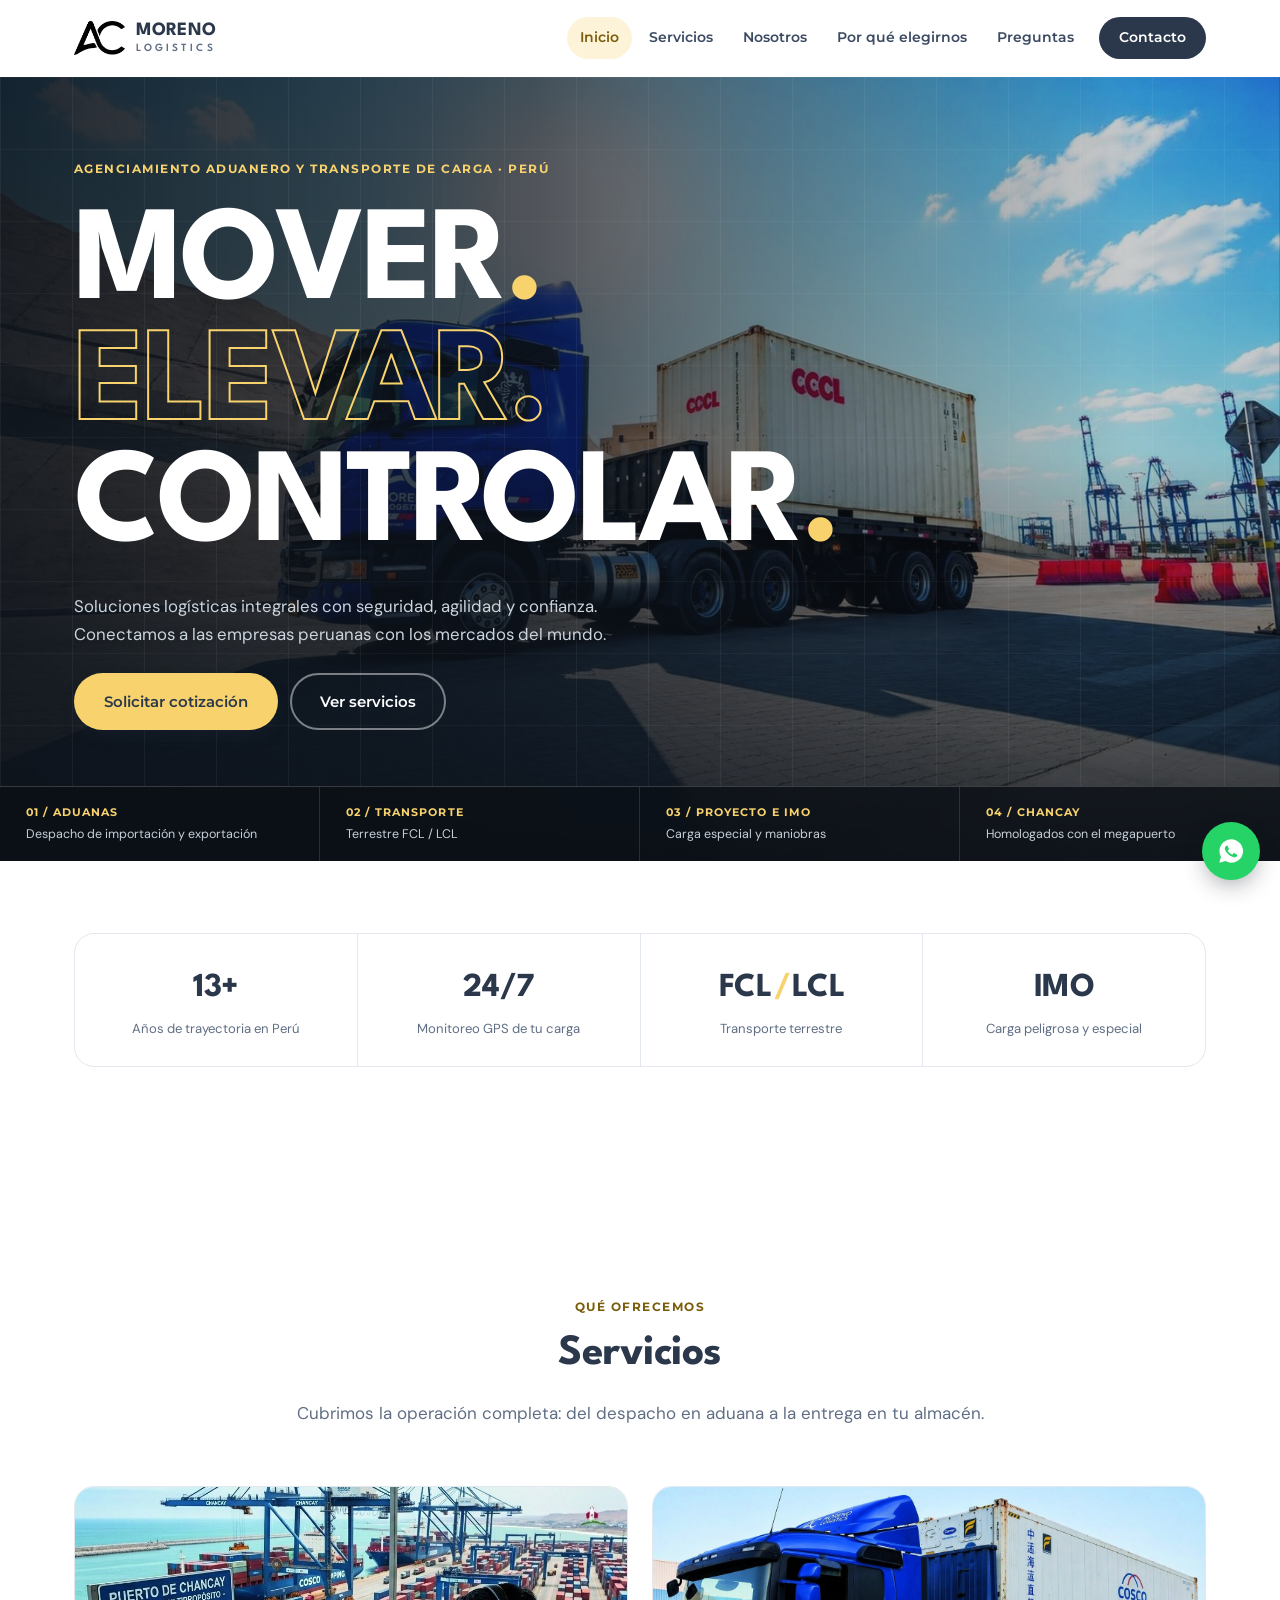
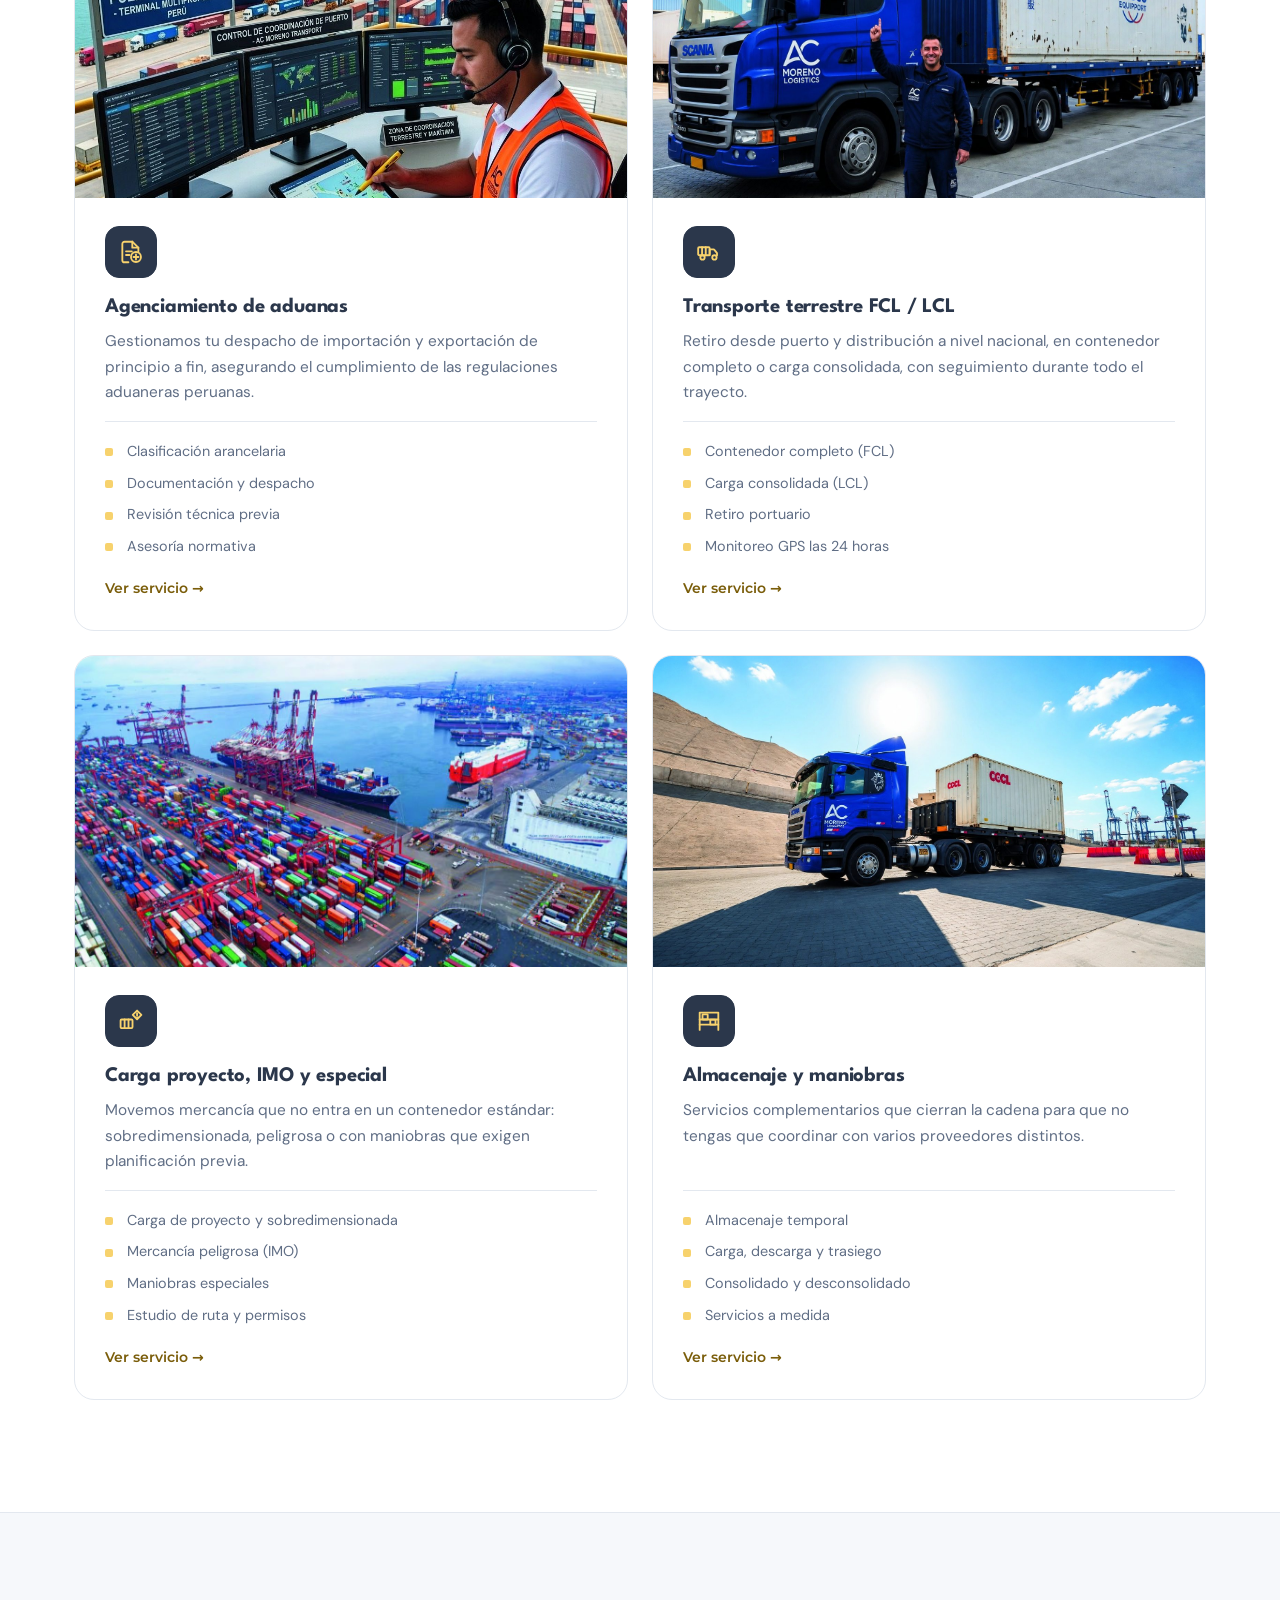
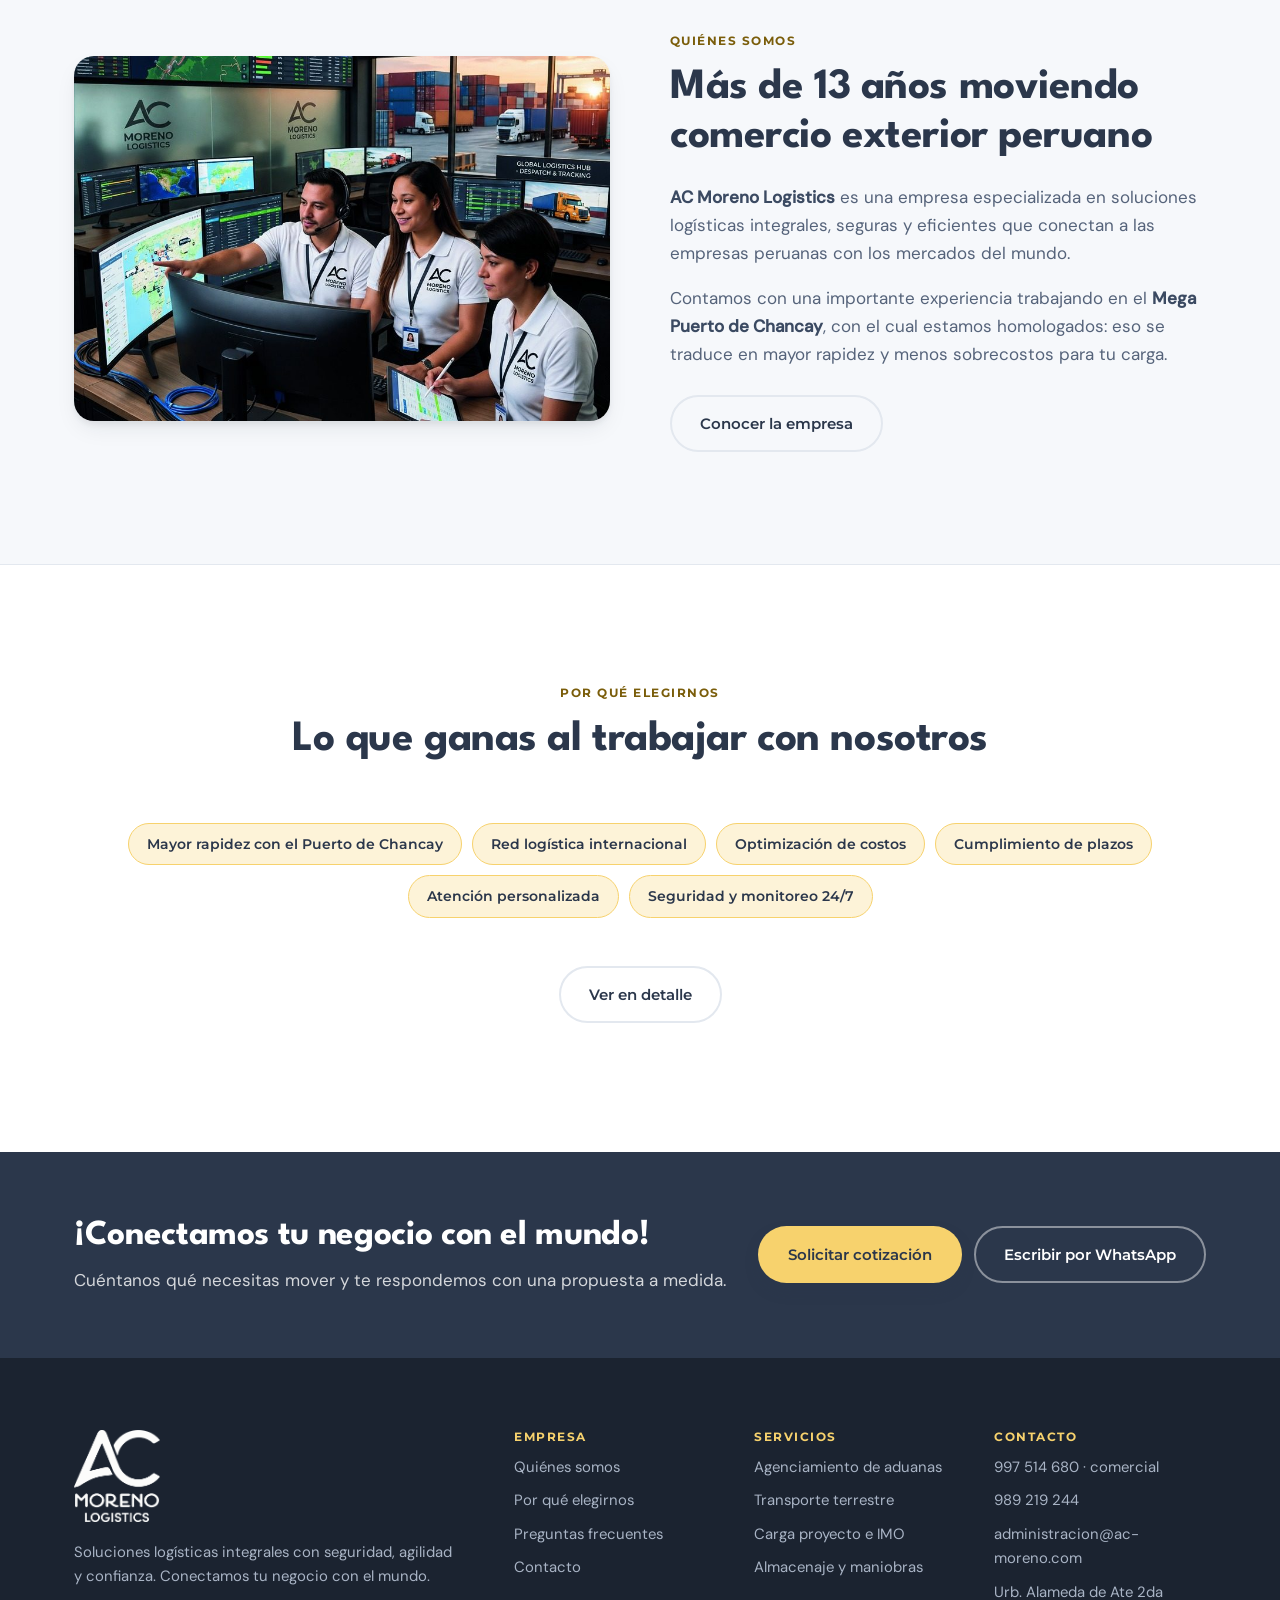
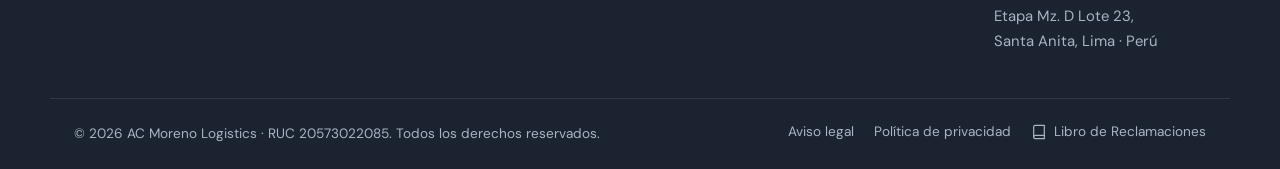
<file: index.html>
<!DOCTYPE html>
<html lang="es-PE">
<head>
  <meta charset="UTF-8">
  <meta name="viewport" content="width=device-width, initial-scale=1.0">

  <title>AC Moreno Logistics · Agenciamiento de aduanas y transporte de carga en Perú</title>
  <meta name="description" content="Soluciones logísticas integrales con seguridad, agilidad y confianza. Agenciamiento aduanero, transporte terrestre FCL/LCL y carga especial. Más de 13 años en Perú y homologados con el Mega Puerto de Chancay.">
  <meta name="theme-color" content="#2B374B">
  <link rel="canonical" href="https://www.ac-moreno.com/index.html">

  <meta property="og:type" content="website">
  <meta property="og:site_name" content="AC Moreno Logistics">
  <meta property="og:title" content="AC Moreno Logistics · Agenciamiento de aduanas y transporte de carga en Perú">
  <meta property="og:description" content="Soluciones logísticas integrales con seguridad, agilidad y confianza. Agenciamiento aduanero, transporte terrestre FCL/LCL y carga especial. Más de 13 años en Perú y homologados con el Mega Puerto de Chancay.">
  <meta property="og:url" content="https://www.ac-moreno.com/index.html">
  <meta property="og:image" content="https://www.ac-moreno.com/assets/img/camion-contenedor-puerto.jpg">
  <meta property="og:locale" content="es_PE">
  <meta name="twitter:card" content="summary_large_image">

  <link rel="icon" href="favicon.png" sizes="32x32">
  <link rel="icon" href="assets/img/favicon-512.png" sizes="512x512">
  <link rel="apple-touch-icon" href="assets/img/apple-touch-icon.png">

  <link rel="preload" href="assets/fonts/league-spartan-700-latin.woff2" as="font" type="font/woff2" crossorigin>
  <link rel="preload" href="assets/fonts/dm-sans-400-latin.woff2" as="font" type="font/woff2" crossorigin>
  <link rel="stylesheet" href="assets/css/fonts.css">
  <link rel="stylesheet" href="assets/css/styles.css">
</head>
<body>

  <a class="skip-link" href="#contenido">Saltar al contenido</a>

  <!-- ============ CABECERA (igual en todas las páginas) ============ -->
  <header class="header" id="header">
    <div class="container header__inner">
      <a class="brand" href="index.html" aria-label="AC Moreno Logistics, ir al inicio">
        <img class="brand__mark" src="assets/img/isotipo.png" alt="" width="737" height="493">
        <span class="brand__name">
          <strong>MORENO</strong>
          <em>LOGISTICS</em>
        </span>
      </a>

      <nav class="nav" id="nav" aria-label="Navegación principal">
        <ul class="nav__list">
          <li class="nav__item"><a class="nav__link is-current" href="index.html">Inicio</a></li>
          <li class="nav__item nav__item--has-sub">
            <a class="nav__link" href="servicios.html">Servicios</a>
            <button class="subnav__toggle" aria-expanded="false" aria-label="Mostrar servicios"></button>
            <ul class="subnav">
              <li><a class="subnav__link" href="servicios.html">Todos los servicios</a></li>
            <li><a class="subnav__link" href="servicio-agenciamiento-de-aduanas.html">Agenciamiento de aduanas</a></li>
            <li><a class="subnav__link" href="servicio-transporte-terrestre.html">Transporte terrestre</a></li>
            <li><a class="subnav__link" href="servicio-carga-proyecto-imo.html">Carga proyecto e IMO</a></li>
            <li><a class="subnav__link" href="servicio-almacenaje-y-maniobras.html">Almacenaje y maniobras</a></li>
            </ul>
          </li>
          <li class="nav__item"><a class="nav__link" href="nosotros.html">Nosotros</a></li>
          <li class="nav__item"><a class="nav__link" href="por-que-elegirnos.html">Por qué elegirnos</a></li>
          <li class="nav__item"><a class="nav__link" href="preguntas-frecuentes.html">Preguntas</a></li>
          <li class="nav__item"><a class="nav__link nav__link--cta" href="contacto.html">Contacto</a></li>
        </ul>
      </nav>

      <button class="nav-toggle" id="navToggle" aria-expanded="false" aria-controls="nav" aria-label="Abrir menú">
        <span class="nav-toggle__bar"></span>
        <span class="nav-toggle__bar"></span>
        <span class="nav-toggle__bar"></span>
      </button>
    </div>
  </header>

  <main id="contenido">

    <!-- ============ PORTADA ============
      El medio de fondo es una fotografía. Para poner vídeo, sustituye la
      etiqueta <img> por:
        <video class="portada__media" autoplay muted loop playsinline
               preload="metadata" poster="assets/img/camion-contenedor-puerto.jpg">
          <source src="assets/video/portada.mp4" type="video/mp4">
        </video>
      El vídeo DEBE llevar muted y playsinline o los móviles no lo reproducen.
      Conviene un bucle corto (6-10 s) y bien comprimido: aquí lo descarga
      cada visitante, muchos con datos móviles.                              -->
    <section class="portada">
      <img class="portada__media" src="assets/img/camion-contenedor-puerto.jpg"
           width="1600" height="905" fetchpriority="high"
           alt="Unidad de AC Moreno Logistics con contenedor en zona portuaria">
      <div class="portada__rejilla" aria-hidden="true"></div>

      <div class="container portada__inner">
        <p class="eyebrow eyebrow--claro">Agenciamiento aduanero y transporte de carga · Perú</p>
        <h1 class="verbos">
          <span>Mover<i>.</i></span>
          <span class="verbos__hueco">Elevar.</span>
          <span>Controlar<i>.</i></span>
        </h1>
        <p class="portada__texto">
          Soluciones logísticas integrales con seguridad, agilidad y confianza.
          Conectamos a las empresas peruanas con los mercados del mundo.
        </p>
        <div class="portada__acciones">
          <a class="btn btn--primary" href="contacto.html">Solicitar cotización</a>
          <a class="btn btn--outline" href="servicios.html">Ver servicios</a>
        </div>
      </div>

      <ul class="franja-frentes">
        <li><strong>01 / Aduanas</strong><span>Despacho de importación y exportación</span></li>
        <li><strong>02 / Transporte</strong><span>Terrestre FCL / LCL</span></li>
        <li><strong>03 / Proyecto e IMO</strong><span>Carga especial y maniobras</span></li>
        <li><strong>04 / Chancay</strong><span>Homologados con el megapuerto</span></li>
      </ul>
    </section>

    <section class="section section--datos">
      <div class="container">
        <dl class="stats reveal">
          <div class="stat">
            <dt>Años de trayectoria en Perú</dt>
            <dd><span class="counter" data-target="13">0</span>+</dd>
          </div>
          <div class="stat">
            <dt>Monitoreo GPS de tu carga</dt>
            <dd>24/7</dd>
          </div>
          <div class="stat">
            <dt>Transporte terrestre</dt>
            <dd>FCL<span class="stat__sep">/</span>LCL</dd>
          </div>
          <div class="stat">
            <dt>Carga peligrosa y especial</dt>
            <dd>IMO</dd>
          </div>
        </dl>
      </div>
    </section>

    <section class="section">
      <div class="container">
        <header class="section__head reveal">
          <p class="eyebrow">Qué ofrecemos</p>
          <h2 class="section__title">Servicios</h2>
          <p class="section__lead">
            Cubrimos la operación completa: del despacho en aduana a la entrega en tu almacén.
          </p>
        </header>
        <div class="grid grid--2">
          <article class="card card--link reveal">
            <a class="card__media" href="servicio-agenciamiento-de-aduanas.html" tabindex="-1" aria-hidden="true">
              <img src="assets/img/centro-monitoreo-chancay.jpg" alt="" loading="lazy" width="800" height="450">
            </a>
            <div class="card__body">
              <div class="card__icon">
                <svg viewBox="0 0 24 24" fill="none" stroke="currentColor" stroke-width="1.7" stroke-linecap="round" stroke-linejoin="round" aria-hidden="true"><path d="M13.2 2.5H6a2 2 0 0 0-2 2v15a2 2 0 0 0 2 2h3.6"/><path d="M13.2 2.5 18.8 8v3.2"/><path d="M13.2 2.5V8h5.6"/><path d="M7.4 11.4h5.4M7.4 14.8h3.2"/><circle cx="16.6" cy="16.6" r="4.6"/><path d="M16.6 14.3v4.6M14.3 16.6h4.6"/></svg>
              </div>
              <h3 class="card__title"><a href="servicio-agenciamiento-de-aduanas.html">Agenciamiento de aduanas</a></h3>
              <p class="card__text">Gestionamos tu despacho de importación y exportación de principio a fin, asegurando el cumplimiento de las regulaciones aduaneras peruanas.</p>
              <ul class="card__list">
              <li>Clasificación arancelaria</li>
              <li>Documentación y despacho</li>
              <li>Revisión técnica previa</li>
              <li>Asesoría normativa</li>
              </ul>
              <span class="card__cta">Ver servicio</span>
            </div>
          </article>
          <article class="card card--link reveal">
            <a class="card__media" href="servicio-transporte-terrestre.html" tabindex="-1" aria-hidden="true">
              <img src="assets/img/camion-scania-conductor.jpg" alt="" loading="lazy" width="800" height="450">
            </a>
            <div class="card__body">
              <div class="card__icon">
                <svg viewBox="0 0 24 24" fill="none" stroke="currentColor" stroke-width="1.7" stroke-linecap="round" stroke-linejoin="round" aria-hidden="true"><rect x="2" y="7.6" width="10.6" height="7.4" rx="1"/><path d="M5.6 7.6v7.4M9 7.6v7.4"/><path d="M12.6 15V9.6h3.6a1 1 0 0 1 .8.4l2.2 2.8a1 1 0 0 1 .2.6V15"/><circle cx="6" cy="17" r="2"/><circle cx="17" cy="17" r="2"/></svg>
              </div>
              <h3 class="card__title"><a href="servicio-transporte-terrestre.html">Transporte terrestre FCL / LCL</a></h3>
              <p class="card__text">Retiro desde puerto y distribución a nivel nacional, en contenedor completo o carga consolidada, con seguimiento durante todo el trayecto.</p>
              <ul class="card__list">
              <li>Contenedor completo (FCL)</li>
              <li>Carga consolidada (LCL)</li>
              <li>Retiro portuario</li>
              <li>Monitoreo GPS las 24 horas</li>
              </ul>
              <span class="card__cta">Ver servicio</span>
            </div>
          </article>
          <article class="card card--link reveal">
            <a class="card__media" href="servicio-carga-proyecto-imo.html" tabindex="-1" aria-hidden="true">
              <img src="assets/img/puerto-contenedores.jpg" alt="" loading="lazy" width="800" height="450">
            </a>
            <div class="card__body">
              <div class="card__icon">
                <svg viewBox="0 0 24 24" fill="none" stroke="currentColor" stroke-width="1.7" stroke-linecap="round" stroke-linejoin="round" aria-hidden="true"><rect x="2.4" y="10.6" width="11" height="8" rx="1"/><path d="M6.1 10.6v8M9.7 10.6v8"/><path d="M17.6 2.4 21.6 6.4l-4 4-4-4z"/><path d="M17.6 4.8v2.1M17.6 8.7h.01"/></svg>
              </div>
              <h3 class="card__title"><a href="servicio-carga-proyecto-imo.html">Carga proyecto, IMO y especial</a></h3>
              <p class="card__text">Movemos mercancía que no entra en un contenedor estándar: sobredimensionada, peligrosa o con maniobras que exigen planificación previa.</p>
              <ul class="card__list">
              <li>Carga de proyecto y sobredimensionada</li>
              <li>Mercancía peligrosa (IMO)</li>
              <li>Maniobras especiales</li>
              <li>Estudio de ruta y permisos</li>
              </ul>
              <span class="card__cta">Ver servicio</span>
            </div>
          </article>
          <article class="card card--link reveal">
            <a class="card__media" href="servicio-almacenaje-y-maniobras.html" tabindex="-1" aria-hidden="true">
              <img src="assets/img/camion-contenedor-puerto.jpg" alt="" loading="lazy" width="800" height="450">
            </a>
            <div class="card__body">
              <div class="card__icon">
                <svg viewBox="0 0 24 24" fill="none" stroke="currentColor" stroke-width="1.7" stroke-linecap="round" stroke-linejoin="round" aria-hidden="true"><path d="M3.4 20.2V4.2h17.2v16"/><path d="M3.4 10.6h17.2M3.4 15.4h17.2"/><rect x="6" y="5.9" width="4.8" height="4.7" rx=".4"/><rect x="13.2" y="10.7" width="4.8" height="4.7" rx=".4"/></svg>
              </div>
              <h3 class="card__title"><a href="servicio-almacenaje-y-maniobras.html">Almacenaje y maniobras</a></h3>
              <p class="card__text">Servicios complementarios que cierran la cadena para que no tengas que coordinar con varios proveedores distintos.</p>
              <ul class="card__list">
              <li>Almacenaje temporal</li>
              <li>Carga, descarga y trasiego</li>
              <li>Consolidado y desconsolidado</li>
              <li>Servicios a medida</li>
              </ul>
              <span class="card__cta">Ver servicio</span>
            </div>
          </article>
        </div>
      </div>
    </section>

    <section class="section section--alt">
      <div class="container split">
        <figure class="split__media reveal">
          <img src="assets/img/equipo-centro-control.jpg" width="912" height="622" loading="lazy"
               alt="Equipo de AC Moreno Logistics trabajando en el centro de control">
        </figure>
        <div class="split__text reveal">
          <p class="eyebrow">Quiénes somos</p>
          <h2 class="section__title">Más de 13 años moviendo comercio exterior peruano</h2>
          <p>
            <strong>AC Moreno Logistics</strong> es una empresa especializada en soluciones
            logísticas integrales, seguras y eficientes que conectan a las empresas peruanas
            con los mercados del mundo.
          </p>
          <p>
            Contamos con una importante experiencia trabajando en el <strong>Mega Puerto de
            Chancay</strong>, con el cual estamos homologados: eso se traduce en mayor rapidez
            y menos sobrecostos para tu carga.
          </p>
          <a class="btn btn--ghost" href="nosotros.html">Conocer la empresa</a>
        </div>
      </div>
    </section>

    <section class="section">
      <div class="container">
        <header class="section__head reveal">
          <p class="eyebrow">Por qué elegirnos</p>
          <h2 class="section__title">Lo que ganas al trabajar con nosotros</h2>
        </header>
        <ul class="chips reveal">
          <li>Mayor rapidez con el Puerto de Chancay</li>
          <li>Red logística internacional</li>
          <li>Optimización de costos</li>
          <li>Cumplimiento de plazos</li>
          <li>Atención personalizada</li>
          <li>Seguridad y monitoreo 24/7</li>
        </ul>
        <p class="centrado reveal"><a class="btn btn--ghost" href="por-que-elegirnos.html">Ver en detalle</a></p>
      </div>
    </section>

    <section class="cta-band">
      <div class="container cta-band__inner reveal">
        <div>
          <h2 class="cta-band__title">¡Conectamos tu negocio con el mundo!</h2>
          <p class="cta-band__text">Cuéntanos qué necesitas mover y te respondemos con una propuesta a medida.</p>
        </div>
        <div class="cta-band__actions">
          <a class="btn btn--primary" href="contacto.html">Solicitar cotización</a>
          <a class="btn btn--outline" href="https://wa.me/51997514680" target="_blank" rel="noopener">Escribir por WhatsApp</a>
        </div>
      </div>
    </section>

  </main>

  <!-- ============ PIE (igual en todas las páginas) ============ -->
  <footer class="footer">
    <div class="container footer__inner">
      <div class="footer__brand">
        <img class="footer__logo" src="assets/img/logo.png" alt="AC Moreno Logistics" width="737" height="789">
        <p>
          Soluciones logísticas integrales con seguridad, agilidad y confianza.
          Conectamos tu negocio con el mundo.
        </p>
      </div>

      <nav class="footer__nav" aria-label="Enlaces del pie">
        <div>
          <h2>Empresa</h2>
          <ul>
            <li><a href="nosotros.html">Quiénes somos</a></li>
            <li><a href="por-que-elegirnos.html">Por qué elegirnos</a></li>
            <li><a href="preguntas-frecuentes.html">Preguntas frecuentes</a></li>
            <li><a href="contacto.html">Contacto</a></li>
          </ul>
        </div>
        <div>
          <h2>Servicios</h2>
          <ul>
            <li><a href="servicio-agenciamiento-de-aduanas.html">Agenciamiento de aduanas</a></li>
            <li><a href="servicio-transporte-terrestre.html">Transporte terrestre</a></li>
            <li><a href="servicio-carga-proyecto-imo.html">Carga proyecto e IMO</a></li>
            <li><a href="servicio-almacenaje-y-maniobras.html">Almacenaje y maniobras</a></li>
          </ul>
        </div>
        <div>
          <h2>Contacto</h2>
          <ul>
            <li><a href="tel:+51997514680">997 514 680</a> &middot; comercial</li>
            <li><a href="tel:+51989219244">989 219 244</a></li>
            <li><a href="mailto:administracion@ac-moreno.com">administracion@ac-moreno.com</a></li>
            <li>Urb. Alameda de Ate 2da Etapa Mz. D Lote 23,<br>Santa Anita, Lima · Perú</li>
          </ul>
        </div>
      </nav>
    </div>

    <div class="container footer__bottom">
      <p class="footer__copy">
        &copy; <span id="year">2026</span> AC Moreno Logistics &middot; RUC 20573022085.
        Todos los derechos reservados.
      </p>
      <ul class="footer__legal">
        <!-- ==== PENDIENTE: crear estas dos páginas y enlazarlas ==== -->
        <li><a href="#">Aviso legal</a></li>
        <li><a href="#">Política de privacidad</a></li>
        <li>
          <a class="footer__libro" href="libro-de-reclamaciones.html">
            <svg viewBox="0 0 24 24" fill="none" stroke="currentColor" stroke-width="1.8" stroke-linecap="round" stroke-linejoin="round" aria-hidden="true"><path d="M4 19.5A2.5 2.5 0 0 1 6.5 17H20"/><path d="M6.5 2H20v20H6.5A2.5 2.5 0 0 1 4 19.5v-15A2.5 2.5 0 0 1 6.5 2Z"/></svg>
            Libro de Reclamaciones
          </a>
        </li>
      </ul>
    </div>
  </footer>

  <!-- Botón flotante de WhatsApp. El número lo reparte assets/js/main.js -->
  <a class="wa-float" href="https://wa.me/51997514680" target="_blank" rel="noopener"
     aria-label="Escribirnos por WhatsApp">
    <svg viewBox="0 0 24 24" fill="currentColor" aria-hidden="true"><path d="M12 2a10 10 0 0 0-8.6 15L2 22l5.2-1.4A10 10 0 1 0 12 2Zm5.3 14.1c-.2.6-1.3 1.2-1.8 1.2-.5.1-1 .1-1.7-.1-.4-.1-.9-.3-1.5-.6-2.7-1.2-4.4-3.9-4.6-4.1-.1-.2-1-1.4-1-2.6 0-1.2.6-1.8.9-2 .2-.3.5-.3.7-.3h.5c.2 0 .4 0 .6.5l.8 1.9c.1.1.1.3 0 .5l-.3.5-.4.4c-.1.1-.3.3-.1.6.1.3.6 1.1 1.4 1.8 1 .8 1.7 1.1 2 1.2.3.1.4.1.6-.1l.8-1c.2-.2.4-.2.6-.1l1.8.9c.2.1.4.2.5.3.1.2.1.6-.1 1.1Z"/></svg>
    <span class="wa-float__label">¿Cómo podemos ayudarte?</span>
  </a>

  <script src="assets/js/main.js"></script>
</body>
</html>
</file>
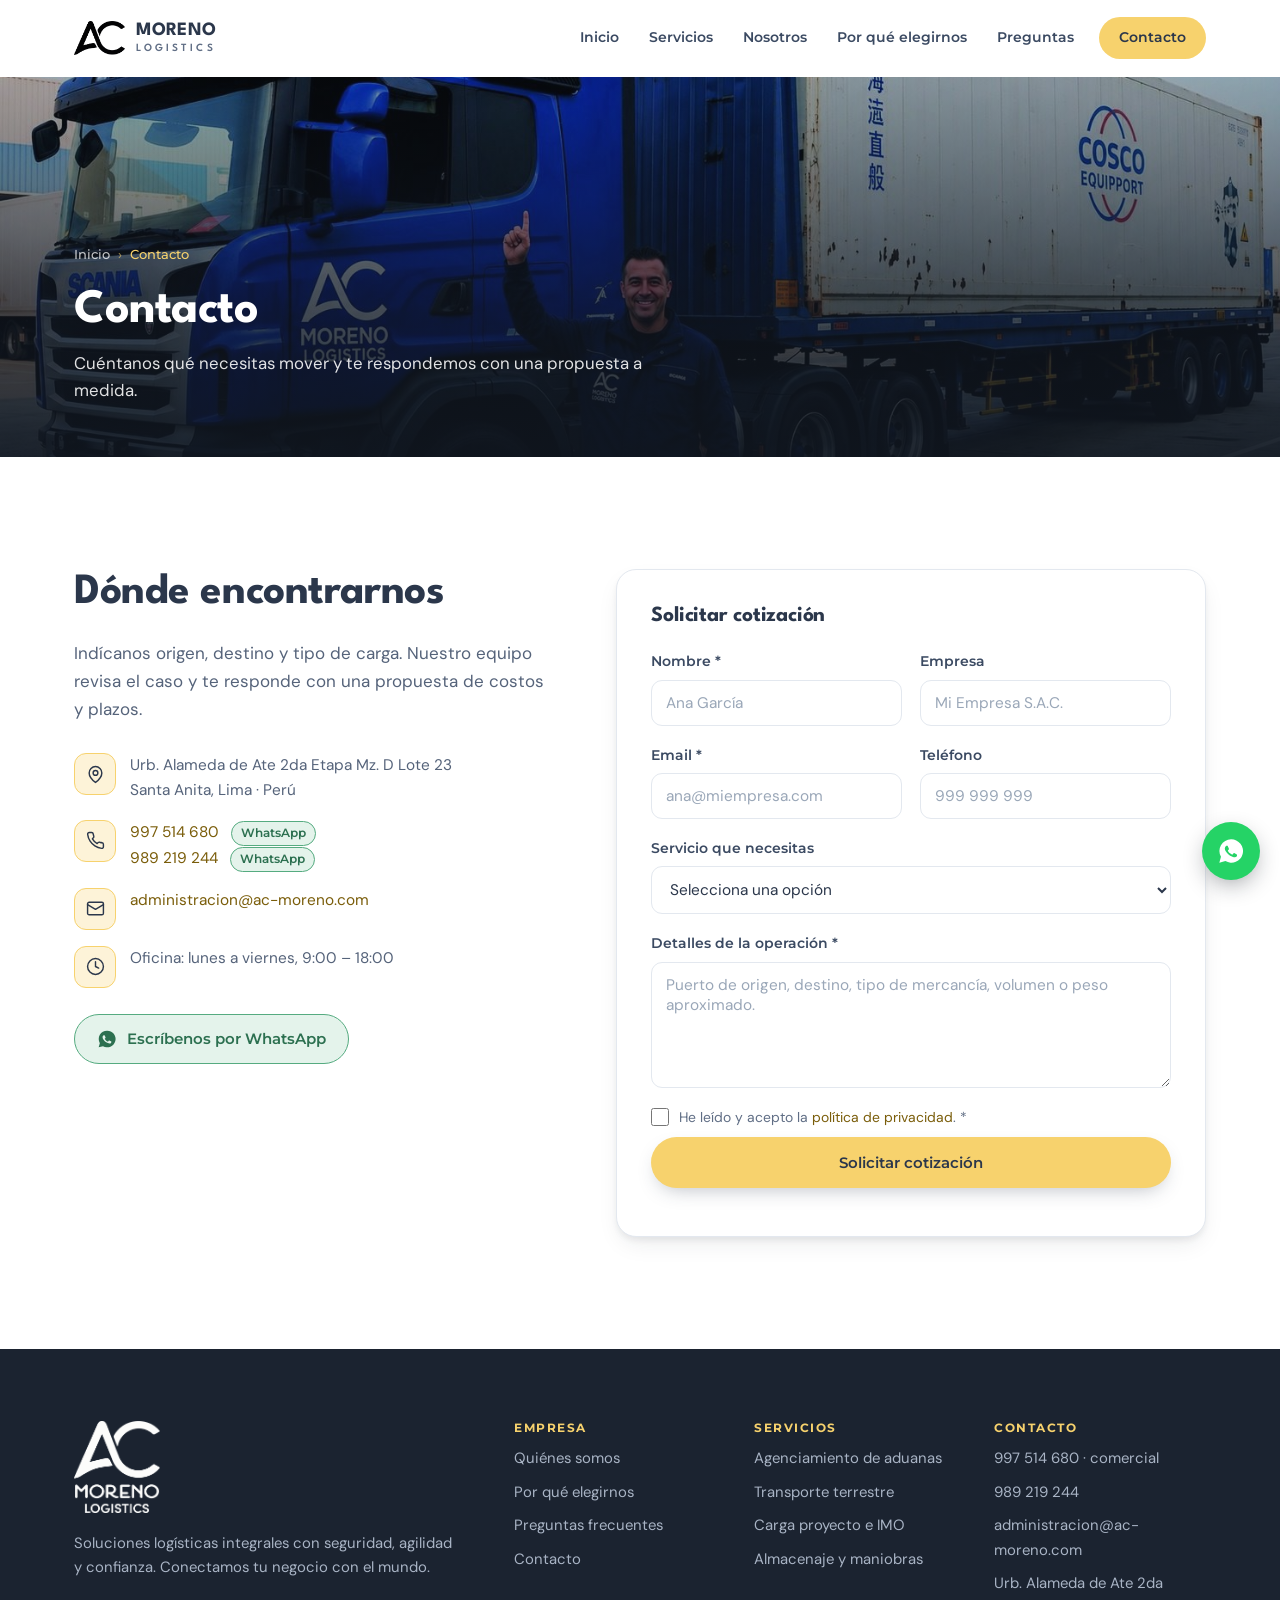
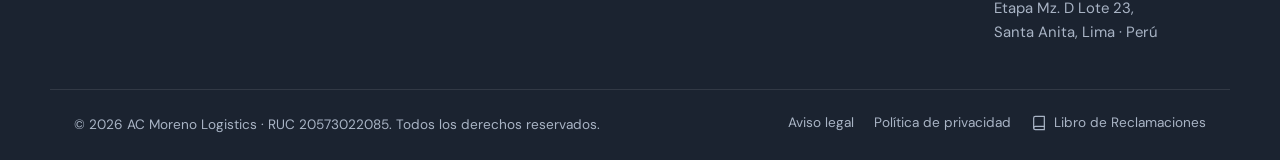
<file: contacto.html>
<!DOCTYPE html>
<html lang="es-PE">
<head>
  <meta charset="UTF-8">
  <meta name="viewport" content="width=device-width, initial-scale=1.0">

  <title>Contacto · AC Moreno Logistics</title>
  <meta name="description" content="Solicita tu cotización: agenciamiento de aduanas, transporte terrestre y carga especial. Santa Anita, Lima. Teléfonos 989 219 244 y 997 514 680.">
  <meta name="theme-color" content="#2B374B">
  <link rel="canonical" href="https://www.ac-moreno.com/contacto.html">

  <meta property="og:type" content="website">
  <meta property="og:site_name" content="AC Moreno Logistics">
  <meta property="og:title" content="Contacto · AC Moreno Logistics">
  <meta property="og:description" content="Solicita tu cotización: agenciamiento de aduanas, transporte terrestre y carga especial. Santa Anita, Lima. Teléfonos 989 219 244 y 997 514 680.">
  <meta property="og:url" content="https://www.ac-moreno.com/contacto.html">
  <meta property="og:image" content="https://www.ac-moreno.com/assets/img/og-image.jpg">
  <meta property="og:locale" content="es_PE">
  <meta name="twitter:card" content="summary_large_image">

  <link rel="icon" href="favicon.png" sizes="32x32">
  <link rel="icon" href="assets/img/favicon-512.png" sizes="512x512">
  <link rel="apple-touch-icon" href="assets/img/apple-touch-icon.png">

  <link rel="preload" href="assets/fonts/league-spartan-700-latin.woff2" as="font" type="font/woff2" crossorigin>
  <link rel="preload" href="assets/fonts/dm-sans-400-latin.woff2" as="font" type="font/woff2" crossorigin>
  <link rel="stylesheet" href="assets/css/fonts.css">
  <link rel="stylesheet" href="assets/css/styles.css">
</head>
<body>

  <a class="skip-link" href="#contenido">Saltar al contenido</a>

  <!-- ============ CABECERA (igual en todas las páginas) ============ -->
  <header class="header" id="header">
    <div class="container header__inner">
      <a class="brand" href="index.html" aria-label="AC Moreno Logistics, ir al inicio">
        <img class="brand__mark" src="assets/img/isotipo.png" alt="" width="737" height="493">
        <span class="brand__name">
          <strong>MORENO</strong>
          <em>LOGISTICS</em>
        </span>
      </a>

      <nav class="nav" id="nav" aria-label="Navegación principal">
        <ul class="nav__list">
          <li class="nav__item"><a class="nav__link" href="index.html">Inicio</a></li>
          <li class="nav__item nav__item--has-sub">
            <a class="nav__link" href="servicios.html">Servicios</a>
            <button class="subnav__toggle" aria-expanded="false" aria-label="Mostrar servicios"></button>
            <ul class="subnav">
              <li><a class="subnav__link" href="servicios.html">Todos los servicios</a></li>
            <li><a class="subnav__link" href="servicio-agenciamiento-de-aduanas.html">Agenciamiento de aduanas</a></li>
            <li><a class="subnav__link" href="servicio-transporte-terrestre.html">Transporte terrestre</a></li>
            <li><a class="subnav__link" href="servicio-carga-proyecto-imo.html">Carga proyecto e IMO</a></li>
            <li><a class="subnav__link" href="servicio-almacenaje-y-maniobras.html">Almacenaje y maniobras</a></li>
            </ul>
          </li>
          <li class="nav__item"><a class="nav__link" href="nosotros.html">Nosotros</a></li>
          <li class="nav__item"><a class="nav__link" href="por-que-elegirnos.html">Por qué elegirnos</a></li>
          <li class="nav__item"><a class="nav__link" href="preguntas-frecuentes.html">Preguntas</a></li>
          <li class="nav__item"><a class="nav__link nav__link--cta is-current" href="contacto.html">Contacto</a></li>
        </ul>
      </nav>

      <button class="nav-toggle" id="navToggle" aria-expanded="false" aria-controls="nav" aria-label="Abrir menú">
        <span class="nav-toggle__bar"></span>
        <span class="nav-toggle__bar"></span>
        <span class="nav-toggle__bar"></span>
      </button>
    </div>
  </header>

  <main id="contenido">

    <section class="page-hero">
      <img class="page-hero__img" src="assets/img/camion-scania-conductor.jpg" alt="Conductor de AC Moreno Logistics junto a su unidad Scania con contenedor" width="1600" height="905">
      <div class="page-hero__veil"></div>
      <div class="container page-hero__inner">
        <nav class="breadcrumb" aria-label="Ruta de navegación">
          <ol>
            <li><a href="index.html">Inicio</a></li>
            <li aria-current="page">Contacto</li>
          </ol>
        </nav>
        <h1 class="page-hero__title">Contacto</h1>
        <p class="page-hero__text">Cuéntanos qué necesitas mover y te respondemos con una propuesta a medida.</p>
      </div>
    </section>

    <section class="section">
      <div class="container contact">

        <div class="contact__info reveal">
          <h2 class="section__title">Dónde encontrarnos</h2>
          <p>
            Indícanos origen, destino y tipo de carga. Nuestro equipo revisa el caso y te
            responde con una propuesta de costos y plazos.
          </p>

          <ul class="contact__list">
            <li>
              <span class="contact__icon" aria-hidden="true">
                <svg viewBox="0 0 24 24" fill="none" stroke="currentColor" stroke-width="1.8" stroke-linecap="round" stroke-linejoin="round"><path d="M20 10c0 6-8 12-8 12s-8-6-8-12a8 8 0 0 1 16 0Z"/><circle cx="12" cy="10" r="3"/></svg>
              </span>
              <span>Urb. Alameda de Ate 2da Etapa Mz. D Lote 23<br>Santa Anita, Lima · Perú</span>
            </li>
            <li>
              <span class="contact__icon" aria-hidden="true">
                <svg viewBox="0 0 24 24" fill="none" stroke="currentColor" stroke-width="1.8" stroke-linecap="round" stroke-linejoin="round"><path d="M22 16.9v3a2 2 0 0 1-2.2 2 19.8 19.8 0 0 1-8.6-3.1 19.5 19.5 0 0 1-6-6A19.8 19.8 0 0 1 2.1 4.2 2 2 0 0 1 4.1 2h3a2 2 0 0 1 2 1.7c.1 1 .4 1.9.7 2.8a2 2 0 0 1-.5 2.1L8.1 9.9a16 16 0 0 0 6 6l1.3-1.3a2 2 0 0 1 2.1-.4c.9.3 1.8.6 2.8.7a2 2 0 0 1 1.7 2Z"/></svg>
              </span>
              <span class="contact__tels">
                <a href="tel:+51997514680">997 514 680</a>
                <a class="contact__wa wa-fijo" href="https://wa.me/51997514680" target="_blank" rel="noopener">WhatsApp</a>
                <br>
                <a href="tel:+51989219244">989 219 244</a>
                <a class="contact__wa wa-fijo" href="https://wa.me/51989219244" target="_blank" rel="noopener">WhatsApp</a>
              </span>
            </li>
            <li>
              <span class="contact__icon" aria-hidden="true">
                <svg viewBox="0 0 24 24" fill="none" stroke="currentColor" stroke-width="1.8" stroke-linecap="round" stroke-linejoin="round"><rect x="2" y="4" width="20" height="16" rx="2"/><path d="m2 7 10 6 10-6"/></svg>
              </span>
              <a href="mailto:administracion@ac-moreno.com">administracion@ac-moreno.com</a>
            </li>
            <li>
              <span class="contact__icon" aria-hidden="true">
                <svg viewBox="0 0 24 24" fill="none" stroke="currentColor" stroke-width="1.8" stroke-linecap="round" stroke-linejoin="round"><circle cx="12" cy="12" r="10"/><path d="M12 6v6l4 2"/></svg>
              </span>
              <span>Oficina: lunes a viernes, 9:00 – 18:00</span>
            </li>
          </ul>

          <a class="whatsapp" href="https://wa.me/51997514680" target="_blank" rel="noopener">
            <svg viewBox="0 0 24 24" fill="currentColor" aria-hidden="true"><path d="M12 2a10 10 0 0 0-8.6 15L2 22l5.2-1.4A10 10 0 1 0 12 2Zm5.3 14.1c-.2.6-1.3 1.2-1.8 1.2-.5.1-1 .1-1.7-.1-.4-.1-.9-.3-1.5-.6-2.7-1.2-4.4-3.9-4.6-4.1-.1-.2-1-1.4-1-2.6 0-1.2.6-1.8.9-2 .2-.3.5-.3.7-.3h.5c.2 0 .4 0 .6.5l.8 1.9c.1.1.1.3 0 .5l-.3.5-.4.4c-.1.1-.3.3-.1.6.1.3.6 1.1 1.4 1.8 1 .8 1.7 1.1 2 1.2.3.1.4.1.6-.1l.8-1c.2-.2.4-.2.6-.1l1.8.9c.2.1.4.2.5.3.1.2.1.6-.1 1.1Z"/></svg>
            Escríbenos por WhatsApp
          </a>

          <!-- ==== PENDIENTE: sustituir por el mapa real de Google Maps ==== -->
        </div>

        <form class="form reveal" id="contactForm" novalidate>
          <h2 class="form__titulo">Solicitar cotización</h2>
          <div class="form__row">
            <div class="field">
              <label for="nombre">Nombre *</label>
              <input type="text" id="nombre" name="nombre" required autocomplete="name" placeholder="Ana García">
              <p class="field__error" data-error-for="nombre"></p>
            </div>
            <div class="field">
              <label for="empresa">Empresa</label>
              <input type="text" id="empresa" name="empresa" autocomplete="organization" placeholder="Mi Empresa S.A.C.">
            </div>
          </div>

          <div class="form__row">
            <div class="field">
              <label for="email">Email *</label>
              <input type="email" id="email" name="email" required autocomplete="email" placeholder="ana@miempresa.com">
              <p class="field__error" data-error-for="email"></p>
            </div>
            <div class="field">
              <label for="telefono">Teléfono</label>
              <input type="tel" id="telefono" name="telefono" autocomplete="tel" placeholder="999 999 999">
            </div>
          </div>

          <div class="field">
            <label for="servicio">Servicio que necesitas</label>
            <select id="servicio" name="servicio">
              <option value="">Selecciona una opción</option>
                <option>Agenciamiento de aduanas</option>
                <option>Transporte terrestre FCL / LCL</option>
                <option>Carga proyecto, IMO y especial</option>
                <option>Almacenaje y maniobras</option>
                <option>Otro / no lo tengo claro</option>
            </select>
          </div>

          <div class="field">
            <label for="mensaje">Detalles de la operación *</label>
            <textarea id="mensaje" name="mensaje" rows="5" required placeholder="Puerto de origen, destino, tipo de mercancía, volumen o peso aproximado."></textarea>
            <p class="field__error" data-error-for="mensaje"></p>
          </div>

          <label class="checkbox">
            <input type="checkbox" id="privacidad" name="privacidad" required>
            <span>He leído y acepto la <a href="#">política de privacidad</a>. *</span>
          </label>
          <p class="field__error" data-error-for="privacidad"></p>

          <button class="btn btn--primary btn--block" type="submit">Solicitar cotización</button>
          <p class="form__status" id="formStatus" role="status" aria-live="polite"></p>
        </form>

      </div>
    </section>

  </main>

  <!-- ============ PIE (igual en todas las páginas) ============ -->
  <footer class="footer">
    <div class="container footer__inner">
      <div class="footer__brand">
        <img class="footer__logo" src="assets/img/logo.png" alt="AC Moreno Logistics" width="737" height="789">
        <p>
          Soluciones logísticas integrales con seguridad, agilidad y confianza.
          Conectamos tu negocio con el mundo.
        </p>
      </div>

      <nav class="footer__nav" aria-label="Enlaces del pie">
        <div>
          <h2>Empresa</h2>
          <ul>
            <li><a href="nosotros.html">Quiénes somos</a></li>
            <li><a href="por-que-elegirnos.html">Por qué elegirnos</a></li>
            <li><a href="preguntas-frecuentes.html">Preguntas frecuentes</a></li>
            <li><a href="contacto.html">Contacto</a></li>
          </ul>
        </div>
        <div>
          <h2>Servicios</h2>
          <ul>
            <li><a href="servicio-agenciamiento-de-aduanas.html">Agenciamiento de aduanas</a></li>
            <li><a href="servicio-transporte-terrestre.html">Transporte terrestre</a></li>
            <li><a href="servicio-carga-proyecto-imo.html">Carga proyecto e IMO</a></li>
            <li><a href="servicio-almacenaje-y-maniobras.html">Almacenaje y maniobras</a></li>
          </ul>
        </div>
        <div>
          <h2>Contacto</h2>
          <ul>
            <li><a href="tel:+51997514680">997 514 680</a> &middot; comercial</li>
            <li><a href="tel:+51989219244">989 219 244</a></li>
            <li><a href="mailto:administracion@ac-moreno.com">administracion@ac-moreno.com</a></li>
            <li>Urb. Alameda de Ate 2da Etapa Mz. D Lote 23,<br>Santa Anita, Lima · Perú</li>
          </ul>
        </div>
      </nav>
    </div>

    <div class="container footer__bottom">
      <p class="footer__copy">
        &copy; <span id="year">2026</span> AC Moreno Logistics &middot; RUC 20573022085.
        Todos los derechos reservados.
      </p>
      <ul class="footer__legal">
        <!-- ==== PENDIENTE: crear estas dos páginas y enlazarlas ==== -->
        <li><a href="#">Aviso legal</a></li>
        <li><a href="#">Política de privacidad</a></li>
        <li>
          <a class="footer__libro" href="libro-de-reclamaciones.html">
            <svg viewBox="0 0 24 24" fill="none" stroke="currentColor" stroke-width="1.8" stroke-linecap="round" stroke-linejoin="round" aria-hidden="true"><path d="M4 19.5A2.5 2.5 0 0 1 6.5 17H20"/><path d="M6.5 2H20v20H6.5A2.5 2.5 0 0 1 4 19.5v-15A2.5 2.5 0 0 1 6.5 2Z"/></svg>
            Libro de Reclamaciones
          </a>
        </li>
      </ul>
    </div>
  </footer>

  <!-- Botón flotante de WhatsApp. El número lo reparte assets/js/main.js -->
  <a class="wa-float" href="https://wa.me/51997514680" target="_blank" rel="noopener"
     aria-label="Escribirnos por WhatsApp">
    <svg viewBox="0 0 24 24" fill="currentColor" aria-hidden="true"><path d="M12 2a10 10 0 0 0-8.6 15L2 22l5.2-1.4A10 10 0 1 0 12 2Zm5.3 14.1c-.2.6-1.3 1.2-1.8 1.2-.5.1-1 .1-1.7-.1-.4-.1-.9-.3-1.5-.6-2.7-1.2-4.4-3.9-4.6-4.1-.1-.2-1-1.4-1-2.6 0-1.2.6-1.8.9-2 .2-.3.5-.3.7-.3h.5c.2 0 .4 0 .6.5l.8 1.9c.1.1.1.3 0 .5l-.3.5-.4.4c-.1.1-.3.3-.1.6.1.3.6 1.1 1.4 1.8 1 .8 1.7 1.1 2 1.2.3.1.4.1.6-.1l.8-1c.2-.2.4-.2.6-.1l1.8.9c.2.1.4.2.5.3.1.2.1.6-.1 1.1Z"/></svg>
    <span class="wa-float__label">¿Cómo podemos ayudarte?</span>
  </a>

  <script src="assets/js/main.js"></script>
</body>
</html>
</file>
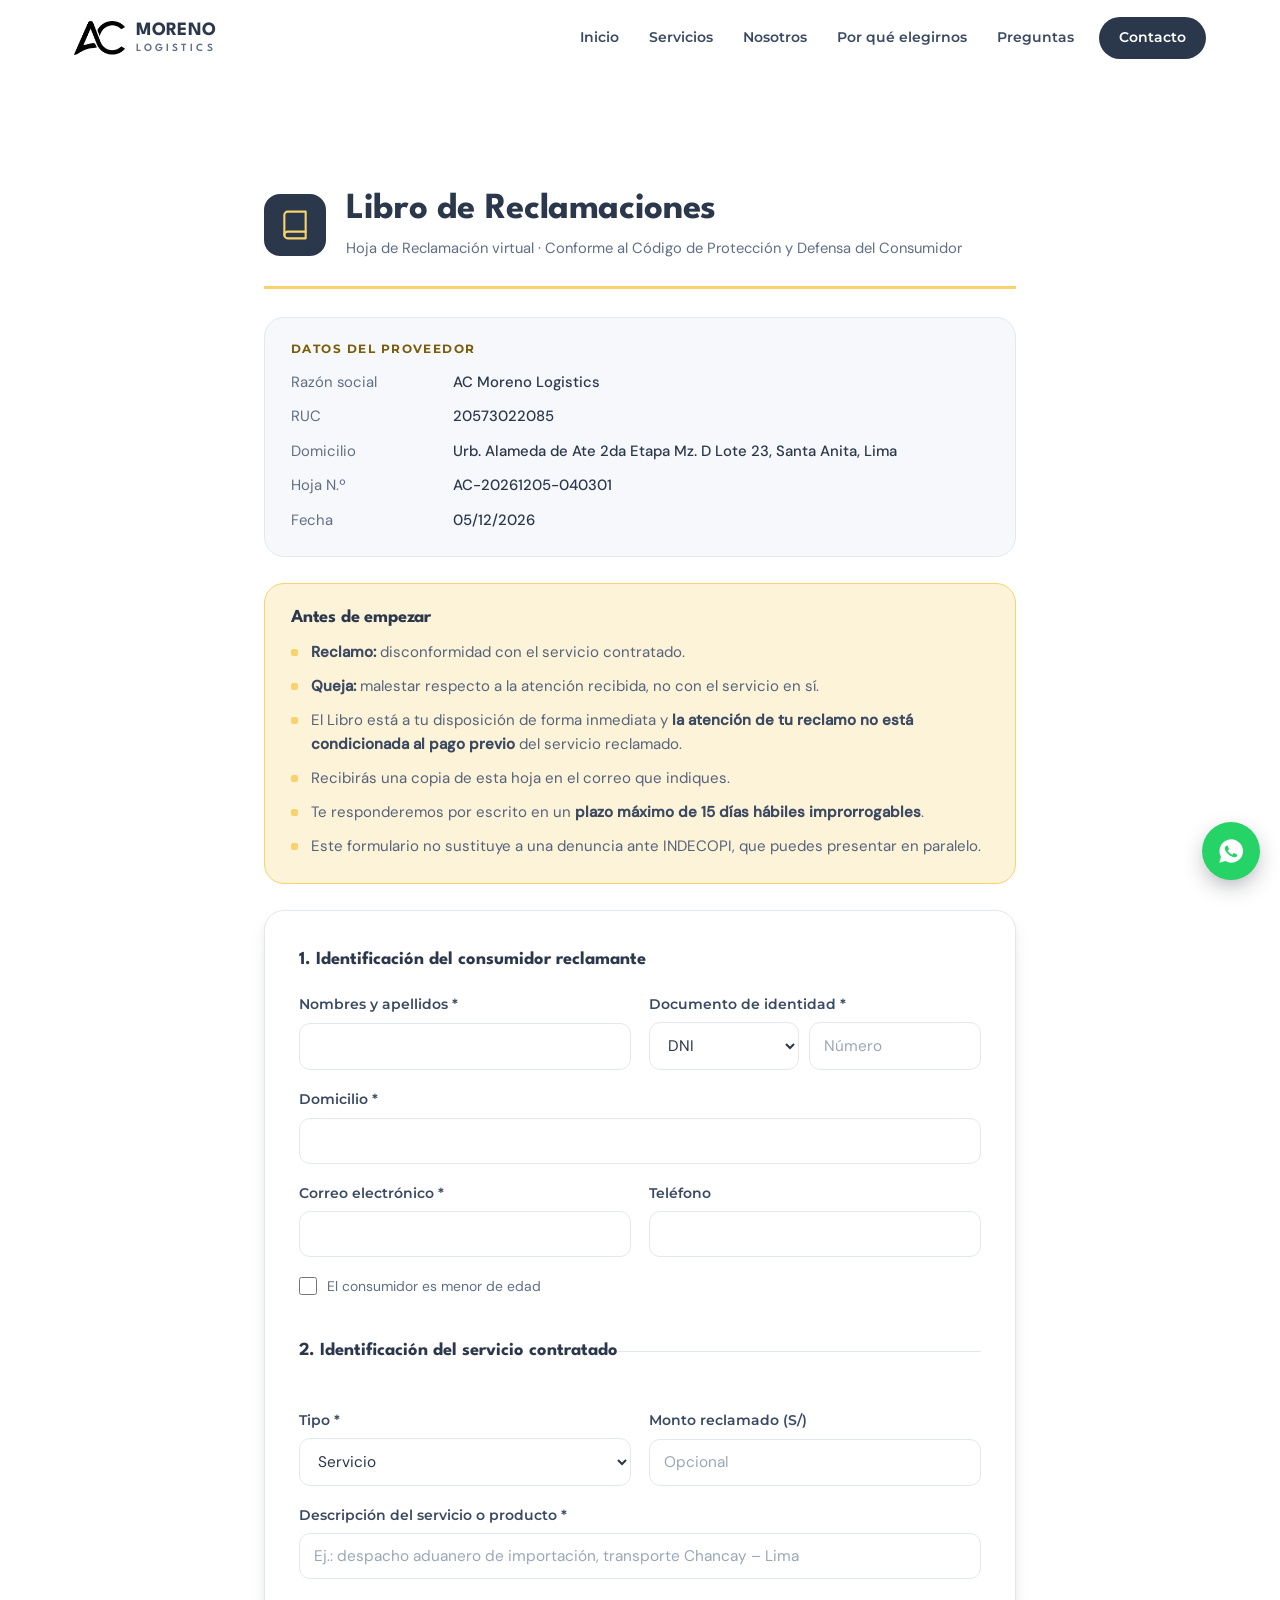
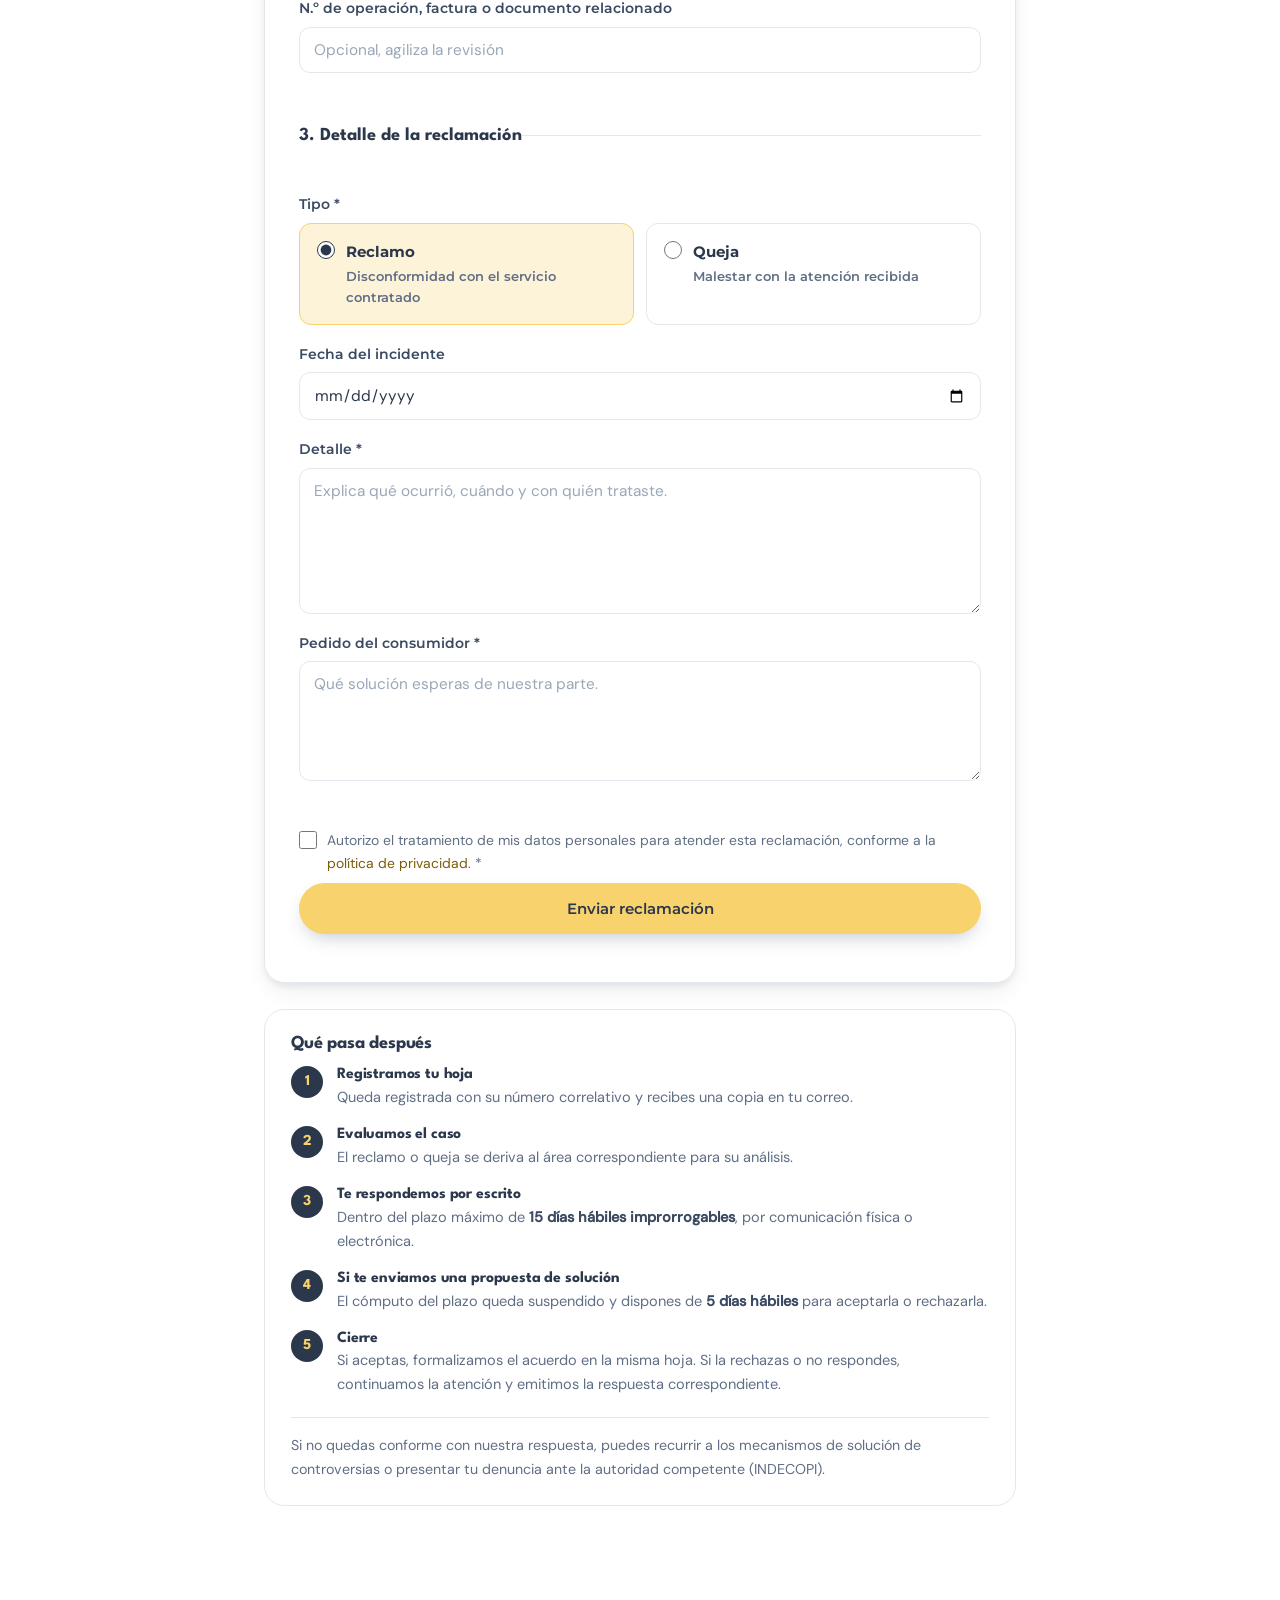
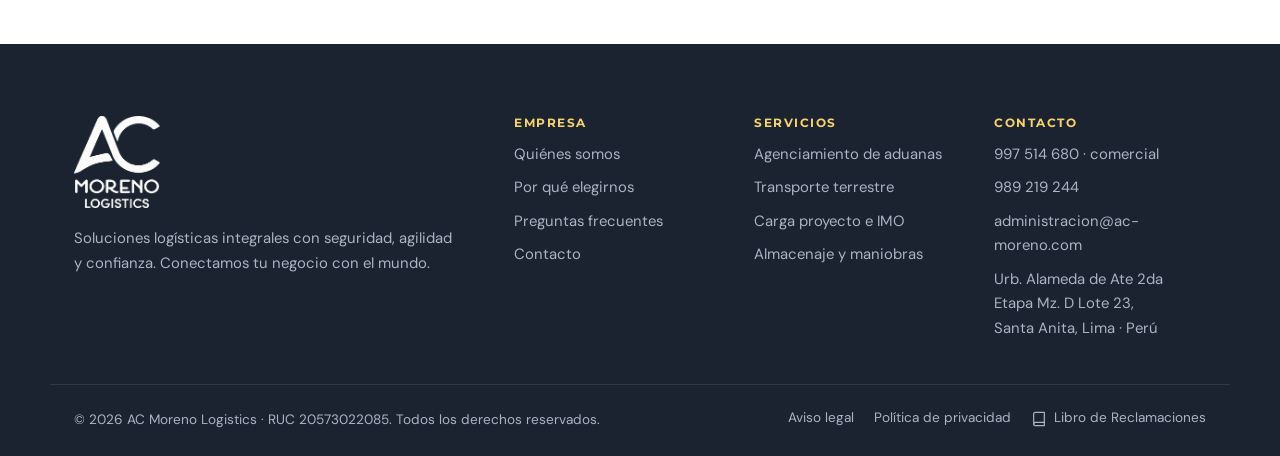
<file: libro-de-reclamaciones.html>
<!DOCTYPE html>
<html lang="es-PE">
<head>
  <meta charset="UTF-8">
  <meta name="viewport" content="width=device-width, initial-scale=1.0">

  <title>Libro de Reclamaciones · AC Moreno Logistics</title>
  <meta name="description" content="Registra tu reclamo o queja. AC Moreno Logistics responde en un plazo máximo de 15 días hábiles conforme al Código de Protección y Defensa del Consumidor.">
  <meta name="theme-color" content="#2B374B">
  <link rel="canonical" href="https://www.ac-moreno.com/libro-de-reclamaciones.html">

  <meta property="og:type" content="website">
  <meta property="og:site_name" content="AC Moreno Logistics">
  <meta property="og:title" content="Libro de Reclamaciones · AC Moreno Logistics">
  <meta property="og:description" content="Registra tu reclamo o queja. AC Moreno Logistics responde en un plazo máximo de 15 días hábiles conforme al Código de Protección y Defensa del Consumidor.">
  <meta property="og:url" content="https://www.ac-moreno.com/libro-de-reclamaciones.html">
  <meta property="og:image" content="https://www.ac-moreno.com/assets/img/og-image.jpg">
  <meta property="og:locale" content="es_PE">
  <meta name="twitter:card" content="summary_large_image">

  <link rel="icon" href="favicon.png" sizes="32x32">
  <link rel="icon" href="assets/img/favicon-512.png" sizes="512x512">
  <link rel="apple-touch-icon" href="assets/img/apple-touch-icon.png">

  <link rel="preload" href="assets/fonts/league-spartan-700-latin.woff2" as="font" type="font/woff2" crossorigin>
  <link rel="preload" href="assets/fonts/dm-sans-400-latin.woff2" as="font" type="font/woff2" crossorigin>
  <link rel="stylesheet" href="assets/css/fonts.css">
  <link rel="stylesheet" href="assets/css/styles.css">
</head>
<body>

  <a class="skip-link" href="#contenido">Saltar al contenido</a>

  <!-- ============ CABECERA (igual en todas las páginas) ============ -->
  <header class="header" id="header">
    <div class="container header__inner">
      <a class="brand" href="index.html" aria-label="AC Moreno Logistics, ir al inicio">
        <img class="brand__mark" src="assets/img/isotipo.png" alt="" width="737" height="493">
        <span class="brand__name">
          <strong>MORENO</strong>
          <em>LOGISTICS</em>
        </span>
      </a>

      <nav class="nav" id="nav" aria-label="Navegación principal">
        <ul class="nav__list">
          <li class="nav__item"><a class="nav__link" href="index.html">Inicio</a></li>
          <li class="nav__item nav__item--has-sub">
            <a class="nav__link" href="servicios.html">Servicios</a>
            <button class="subnav__toggle" aria-expanded="false" aria-label="Mostrar servicios"></button>
            <ul class="subnav">
              <li><a class="subnav__link" href="servicios.html">Todos los servicios</a></li>
            <li><a class="subnav__link" href="servicio-agenciamiento-de-aduanas.html">Agenciamiento de aduanas</a></li>
            <li><a class="subnav__link" href="servicio-transporte-terrestre.html">Transporte terrestre</a></li>
            <li><a class="subnav__link" href="servicio-carga-proyecto-imo.html">Carga proyecto e IMO</a></li>
            <li><a class="subnav__link" href="servicio-almacenaje-y-maniobras.html">Almacenaje y maniobras</a></li>
            </ul>
          </li>
          <li class="nav__item"><a class="nav__link" href="nosotros.html">Nosotros</a></li>
          <li class="nav__item"><a class="nav__link" href="por-que-elegirnos.html">Por qué elegirnos</a></li>
          <li class="nav__item"><a class="nav__link" href="preguntas-frecuentes.html">Preguntas</a></li>
          <li class="nav__item"><a class="nav__link nav__link--cta" href="contacto.html">Contacto</a></li>
        </ul>
      </nav>

      <button class="nav-toggle" id="navToggle" aria-expanded="false" aria-controls="nav" aria-label="Abrir menú">
        <span class="nav-toggle__bar"></span>
        <span class="nav-toggle__bar"></span>
        <span class="nav-toggle__bar"></span>
      </button>
    </div>
  </header>

  <main id="contenido">

    <section class="section libro">
      <div class="container container--narrow">

        <div class="libro__cabecera">
          <div class="libro__sello" aria-hidden="true">
            <svg viewBox="0 0 24 24" fill="none" stroke="currentColor" stroke-width="1.6" stroke-linecap="round" stroke-linejoin="round"><path d="M4 19.5A2.5 2.5 0 0 1 6.5 17H20"/><path d="M6.5 2H20v20H6.5A2.5 2.5 0 0 1 4 19.5v-15A2.5 2.5 0 0 1 6.5 2Z"/></svg>
          </div>
          <div>
            <h1 class="libro__titulo">Libro de Reclamaciones</h1>
            <p class="libro__lema">Hoja de Reclamación virtual · Conforme al Código de Protección y Defensa del Consumidor</p>
          </div>
        </div>

        <div class="libro__empresa">
          <h2>Datos del proveedor</h2>
          <dl>
            <div><dt>Razón social</dt><dd>AC Moreno Logistics</dd></div>
            <div><dt>RUC</dt><dd>20573022085</dd></div>
            <div><dt>Domicilio</dt><dd>Urb. Alameda de Ate 2da Etapa Mz. D Lote 23, Santa Anita, Lima</dd></div>
            <div><dt>Hoja N.º</dt><dd id="correlativo">—</dd></div>
            <div><dt>Fecha</dt><dd id="fechaHoy">—</dd></div>
          </dl>
        </div>

        <div class="nota nota--info">
          <h2>Antes de empezar</h2>
          <ul>
            <li><strong>Reclamo:</strong> disconformidad con el servicio contratado.</li>
            <li><strong>Queja:</strong> malestar respecto a la atención recibida, no con el servicio en sí.</li>
            <li>El Libro está a tu disposición de forma inmediata y <strong>la atención de tu reclamo
              no está condicionada al pago previo</strong> del servicio reclamado.</li>
            <li>Recibirás una copia de esta hoja en el correo que indiques.</li>
            <li>Te responderemos por escrito en un <strong>plazo máximo de 15 días hábiles improrrogables</strong>.</li>
            <li>Este formulario no sustituye a una denuncia ante INDECOPI, que puedes presentar en paralelo.</li>
          </ul>
        </div>

        <form class="form libro__form" id="libroForm" novalidate>

          <fieldset class="bloque">
            <legend>1. Identificación del consumidor reclamante</legend>

            <div class="form__row">
              <div class="field">
                <label for="lr_nombre">Nombres y apellidos *</label>
                <input type="text" id="lr_nombre" name="nombre" required autocomplete="name">
                <p class="field__error" data-error-for="nombre"></p>
              </div>
              <div class="field">
                <label for="lr_documento">Documento de identidad *</label>
                <div class="campo-doble">
                  <select id="lr_tipodoc" name="tipodoc" aria-label="Tipo de documento">
                    <option>DNI</option>
                    <option>Carné de extranjería</option>
                    <option>Pasaporte</option>
                    <option>RUC</option>
                  </select>
                  <input type="text" id="lr_documento" name="documento" required inputmode="numeric" placeholder="Número">
                </div>
                <p class="field__error" data-error-for="documento"></p>
              </div>
            </div>

            <div class="field">
              <label for="lr_domicilio">Domicilio *</label>
              <input type="text" id="lr_domicilio" name="domicilio" required autocomplete="street-address">
              <p class="field__error" data-error-for="domicilio"></p>
            </div>

            <div class="form__row">
              <div class="field">
                <label for="lr_email">Correo electrónico *</label>
                <input type="email" id="lr_email" name="email" required autocomplete="email">
                <p class="field__error" data-error-for="email"></p>
              </div>
              <div class="field">
                <label for="lr_telefono">Teléfono</label>
                <input type="tel" id="lr_telefono" name="telefono" autocomplete="tel">
              </div>
            </div>

            <label class="checkbox">
              <input type="checkbox" id="lr_menor" name="menor">
              <span>El consumidor es menor de edad</span>
            </label>
            <div class="field oculto" id="campoApoderado">
              <label for="lr_apoderado">Nombre del padre, madre o apoderado *</label>
              <input type="text" id="lr_apoderado" name="apoderado">
              <p class="field__error" data-error-for="apoderado"></p>
            </div>
          </fieldset>

          <fieldset class="bloque">
            <legend>2. Identificación del servicio contratado</legend>

            <div class="form__row">
              <div class="field">
                <label for="lr_tipobien">Tipo *</label>
                <select id="lr_tipobien" name="tipobien">
                  <option>Servicio</option>
                  <option>Producto</option>
                </select>
              </div>
              <div class="field">
                <label for="lr_monto">Monto reclamado (S/)</label>
                <input type="text" id="lr_monto" name="monto" inputmode="decimal" placeholder="Opcional">
              </div>
            </div>

            <div class="field">
              <label for="lr_descripcion">Descripción del servicio o producto *</label>
              <input type="text" id="lr_descripcion" name="descripcion" required
                     placeholder="Ej.: despacho aduanero de importación, transporte Chancay – Lima">
              <p class="field__error" data-error-for="descripcion"></p>
            </div>

            <div class="field">
              <label for="lr_referencia">N.º de operación, factura o documento relacionado</label>
              <input type="text" id="lr_referencia" name="referencia" placeholder="Opcional, agiliza la revisión">
            </div>
          </fieldset>

          <fieldset class="bloque">
            <legend>3. Detalle de la reclamación</legend>

            <div class="field">
              <span class="etiqueta">Tipo *</span>
              <div class="opciones">
                <label class="opcion">
                  <input type="radio" name="tipo" value="Reclamo" checked>
                  <span>
                    <strong>Reclamo</strong>
                    <em>Disconformidad con el servicio contratado</em>
                  </span>
                </label>
                <label class="opcion">
                  <input type="radio" name="tipo" value="Queja">
                  <span>
                    <strong>Queja</strong>
                    <em>Malestar con la atención recibida</em>
                  </span>
                </label>
              </div>
            </div>

            <div class="field">
              <label for="lr_fecha">Fecha del incidente</label>
              <input type="date" id="lr_fecha" name="fechaIncidente">
            </div>

            <div class="field">
              <label for="lr_detalle">Detalle *</label>
              <textarea id="lr_detalle" name="detalle" rows="6" required
                        placeholder="Explica qué ocurrió, cuándo y con quién trataste."></textarea>
              <p class="field__error" data-error-for="detalle"></p>
            </div>

            <div class="field">
              <label for="lr_pedido">Pedido del consumidor *</label>
              <textarea id="lr_pedido" name="pedido" rows="4" required
                        placeholder="Qué solución esperas de nuestra parte."></textarea>
              <p class="field__error" data-error-for="pedido"></p>
            </div>
          </fieldset>

          <label class="checkbox">
            <input type="checkbox" id="lr_privacidad" name="privacidad" required>
            <span>Autorizo el tratamiento de mis datos personales para atender esta reclamación,
              conforme a la <a href="#">política de privacidad</a>. *</span>
          </label>
          <p class="field__error" data-error-for="privacidad"></p>

          <button class="btn btn--primary btn--block" type="submit">Enviar reclamación</button>
          <p class="form__status" id="libroStatus" role="status" aria-live="polite"></p>
        </form>

        <div class="nota">
          <h2>Qué pasa después</h2>
          <ol class="pasos pasos--compacto">
            <li>
              <h3>Registramos tu hoja</h3>
              <p>Queda registrada con su número correlativo y recibes una copia en tu correo.</p>
            </li>
            <li>
              <h3>Evaluamos el caso</h3>
              <p>El reclamo o queja se deriva al área correspondiente para su análisis.</p>
            </li>
            <li>
              <h3>Te respondemos por escrito</h3>
              <p>Dentro del plazo máximo de <strong>15 días hábiles improrrogables</strong>,
                por comunicación física o electrónica.</p>
            </li>
            <li>
              <h3>Si te enviamos una propuesta de solución</h3>
              <p>El cómputo del plazo queda suspendido y dispones de <strong>5 días hábiles</strong>
                para aceptarla o rechazarla.</p>
            </li>
            <li>
              <h3>Cierre</h3>
              <p>Si aceptas, formalizamos el acuerdo en la misma hoja. Si la rechazas o no
                respondes, continuamos la atención y emitimos la respuesta correspondiente.</p>
            </li>
          </ol>

          <p class="nota__pie">
            Si no quedas conforme con nuestra respuesta, puedes recurrir a los mecanismos de
            solución de controversias o presentar tu denuncia ante la autoridad competente
            (INDECOPI).
          </p>
        </div>

      </div>
    </section>

  </main>

  <!-- ============ PIE (igual en todas las páginas) ============ -->
  <footer class="footer">
    <div class="container footer__inner">
      <div class="footer__brand">
        <img class="footer__logo" src="assets/img/logo.png" alt="AC Moreno Logistics" width="737" height="789">
        <p>
          Soluciones logísticas integrales con seguridad, agilidad y confianza.
          Conectamos tu negocio con el mundo.
        </p>
      </div>

      <nav class="footer__nav" aria-label="Enlaces del pie">
        <div>
          <h2>Empresa</h2>
          <ul>
            <li><a href="nosotros.html">Quiénes somos</a></li>
            <li><a href="por-que-elegirnos.html">Por qué elegirnos</a></li>
            <li><a href="preguntas-frecuentes.html">Preguntas frecuentes</a></li>
            <li><a href="contacto.html">Contacto</a></li>
          </ul>
        </div>
        <div>
          <h2>Servicios</h2>
          <ul>
            <li><a href="servicio-agenciamiento-de-aduanas.html">Agenciamiento de aduanas</a></li>
            <li><a href="servicio-transporte-terrestre.html">Transporte terrestre</a></li>
            <li><a href="servicio-carga-proyecto-imo.html">Carga proyecto e IMO</a></li>
            <li><a href="servicio-almacenaje-y-maniobras.html">Almacenaje y maniobras</a></li>
          </ul>
        </div>
        <div>
          <h2>Contacto</h2>
          <ul>
            <li><a href="tel:+51997514680">997 514 680</a> &middot; comercial</li>
            <li><a href="tel:+51989219244">989 219 244</a></li>
            <li><a href="mailto:administracion@ac-moreno.com">administracion@ac-moreno.com</a></li>
            <li>Urb. Alameda de Ate 2da Etapa Mz. D Lote 23,<br>Santa Anita, Lima · Perú</li>
          </ul>
        </div>
      </nav>
    </div>

    <div class="container footer__bottom">
      <p class="footer__copy">
        &copy; <span id="year">2026</span> AC Moreno Logistics &middot; RUC 20573022085.
        Todos los derechos reservados.
      </p>
      <ul class="footer__legal">
        <!-- ==== PENDIENTE: crear estas dos páginas y enlazarlas ==== -->
        <li><a href="#">Aviso legal</a></li>
        <li><a href="#">Política de privacidad</a></li>
        <li>
          <a class="footer__libro" href="libro-de-reclamaciones.html">
            <svg viewBox="0 0 24 24" fill="none" stroke="currentColor" stroke-width="1.8" stroke-linecap="round" stroke-linejoin="round" aria-hidden="true"><path d="M4 19.5A2.5 2.5 0 0 1 6.5 17H20"/><path d="M6.5 2H20v20H6.5A2.5 2.5 0 0 1 4 19.5v-15A2.5 2.5 0 0 1 6.5 2Z"/></svg>
            Libro de Reclamaciones
          </a>
        </li>
      </ul>
    </div>
  </footer>

  <!-- Botón flotante de WhatsApp. El número lo reparte assets/js/main.js -->
  <a class="wa-float" href="https://wa.me/51997514680" target="_blank" rel="noopener"
     aria-label="Escribirnos por WhatsApp">
    <svg viewBox="0 0 24 24" fill="currentColor" aria-hidden="true"><path d="M12 2a10 10 0 0 0-8.6 15L2 22l5.2-1.4A10 10 0 1 0 12 2Zm5.3 14.1c-.2.6-1.3 1.2-1.8 1.2-.5.1-1 .1-1.7-.1-.4-.1-.9-.3-1.5-.6-2.7-1.2-4.4-3.9-4.6-4.1-.1-.2-1-1.4-1-2.6 0-1.2.6-1.8.9-2 .2-.3.5-.3.7-.3h.5c.2 0 .4 0 .6.5l.8 1.9c.1.1.1.3 0 .5l-.3.5-.4.4c-.1.1-.3.3-.1.6.1.3.6 1.1 1.4 1.8 1 .8 1.7 1.1 2 1.2.3.1.4.1.6-.1l.8-1c.2-.2.4-.2.6-.1l1.8.9c.2.1.4.2.5.3.1.2.1.6-.1 1.1Z"/></svg>
    <span class="wa-float__label">¿Cómo podemos ayudarte?</span>
  </a>

  <script src="assets/js/main.js"></script>
</body>
</html>
</file>
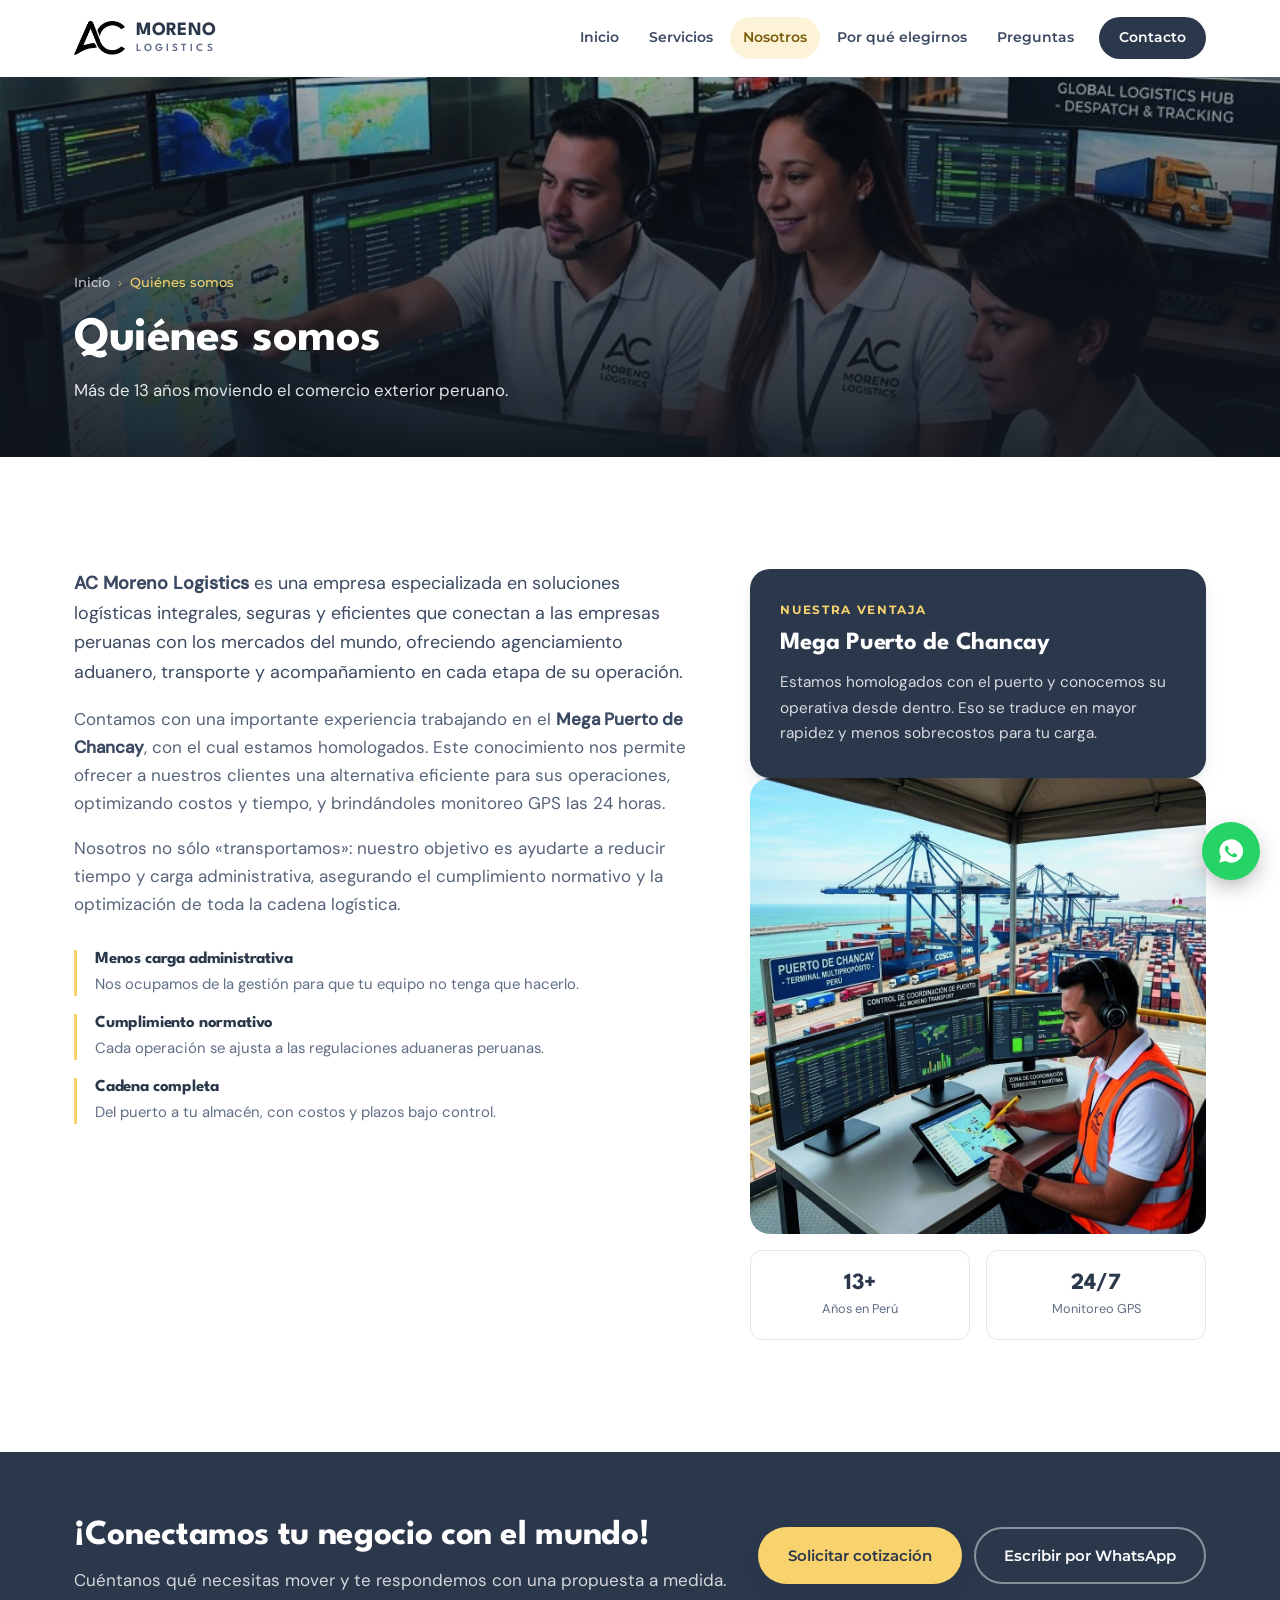
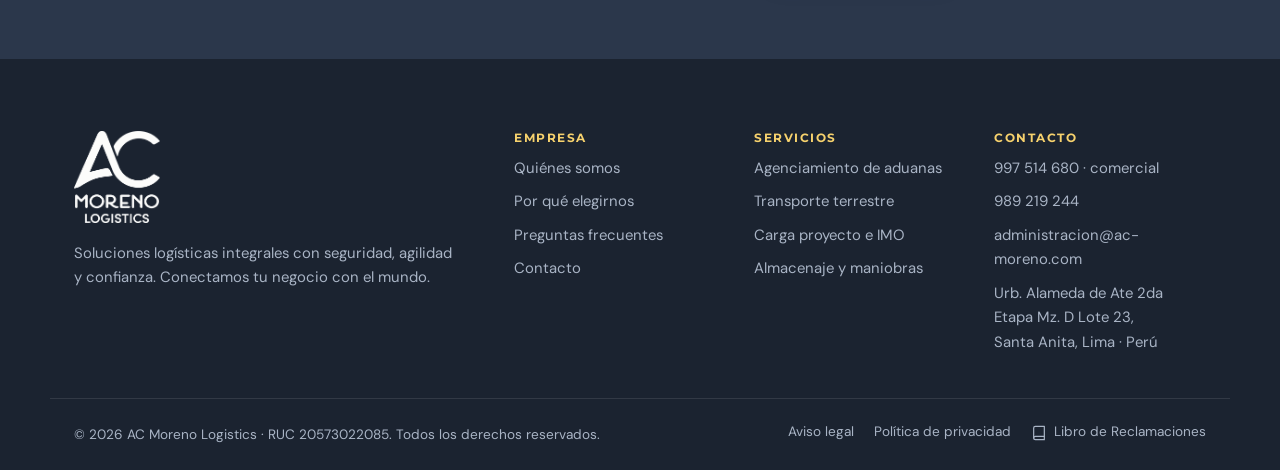
<file: nosotros.html>
<!DOCTYPE html>
<html lang="es-PE">
<head>
  <meta charset="UTF-8">
  <meta name="viewport" content="width=device-width, initial-scale=1.0">

  <title>Quiénes somos · AC Moreno Logistics</title>
  <meta name="description" content="Más de 13 años de trayectoria en Perú y experiencia homologada con el Mega Puerto de Chancay. Agenciamiento aduanero, transporte y acompañamiento en cada etapa.">
  <meta name="theme-color" content="#2B374B">
  <link rel="canonical" href="https://www.ac-moreno.com/nosotros.html">

  <meta property="og:type" content="website">
  <meta property="og:site_name" content="AC Moreno Logistics">
  <meta property="og:title" content="Quiénes somos · AC Moreno Logistics">
  <meta property="og:description" content="Más de 13 años de trayectoria en Perú y experiencia homologada con el Mega Puerto de Chancay. Agenciamiento aduanero, transporte y acompañamiento en cada etapa.">
  <meta property="og:url" content="https://www.ac-moreno.com/nosotros.html">
  <meta property="og:image" content="https://www.ac-moreno.com/assets/img/equipo-centro-control.jpg">
  <meta property="og:locale" content="es_PE">
  <meta name="twitter:card" content="summary_large_image">

  <link rel="icon" href="favicon.png" sizes="32x32">
  <link rel="icon" href="assets/img/favicon-512.png" sizes="512x512">
  <link rel="apple-touch-icon" href="assets/img/apple-touch-icon.png">

  <link rel="preload" href="assets/fonts/league-spartan-700-latin.woff2" as="font" type="font/woff2" crossorigin>
  <link rel="preload" href="assets/fonts/dm-sans-400-latin.woff2" as="font" type="font/woff2" crossorigin>
  <link rel="stylesheet" href="assets/css/fonts.css">
  <link rel="stylesheet" href="assets/css/styles.css">
</head>
<body>

  <a class="skip-link" href="#contenido">Saltar al contenido</a>

  <!-- ============ CABECERA (igual en todas las páginas) ============ -->
  <header class="header" id="header">
    <div class="container header__inner">
      <a class="brand" href="index.html" aria-label="AC Moreno Logistics, ir al inicio">
        <img class="brand__mark" src="assets/img/isotipo.png" alt="" width="737" height="493">
        <span class="brand__name">
          <strong>MORENO</strong>
          <em>LOGISTICS</em>
        </span>
      </a>

      <nav class="nav" id="nav" aria-label="Navegación principal">
        <ul class="nav__list">
          <li class="nav__item"><a class="nav__link" href="index.html">Inicio</a></li>
          <li class="nav__item nav__item--has-sub">
            <a class="nav__link" href="servicios.html">Servicios</a>
            <button class="subnav__toggle" aria-expanded="false" aria-label="Mostrar servicios"></button>
            <ul class="subnav">
              <li><a class="subnav__link" href="servicios.html">Todos los servicios</a></li>
            <li><a class="subnav__link" href="servicio-agenciamiento-de-aduanas.html">Agenciamiento de aduanas</a></li>
            <li><a class="subnav__link" href="servicio-transporte-terrestre.html">Transporte terrestre</a></li>
            <li><a class="subnav__link" href="servicio-carga-proyecto-imo.html">Carga proyecto e IMO</a></li>
            <li><a class="subnav__link" href="servicio-almacenaje-y-maniobras.html">Almacenaje y maniobras</a></li>
            </ul>
          </li>
          <li class="nav__item"><a class="nav__link is-current" href="nosotros.html">Nosotros</a></li>
          <li class="nav__item"><a class="nav__link" href="por-que-elegirnos.html">Por qué elegirnos</a></li>
          <li class="nav__item"><a class="nav__link" href="preguntas-frecuentes.html">Preguntas</a></li>
          <li class="nav__item"><a class="nav__link nav__link--cta" href="contacto.html">Contacto</a></li>
        </ul>
      </nav>

      <button class="nav-toggle" id="navToggle" aria-expanded="false" aria-controls="nav" aria-label="Abrir menú">
        <span class="nav-toggle__bar"></span>
        <span class="nav-toggle__bar"></span>
        <span class="nav-toggle__bar"></span>
      </button>
    </div>
  </header>

  <main id="contenido">

    <section class="page-hero">
      <img class="page-hero__img" src="assets/img/equipo-centro-control.jpg" alt="Equipo de AC Moreno Logistics trabajando en el centro de control" width="1600" height="905">
      <div class="page-hero__veil"></div>
      <div class="container page-hero__inner">
        <nav class="breadcrumb" aria-label="Ruta de navegación">
          <ol>
            <li><a href="index.html">Inicio</a></li>
            <li aria-current="page">Quiénes somos</li>
          </ol>
        </nav>
        <h1 class="page-hero__title">Quiénes somos</h1>
        <p class="page-hero__text">Más de 13 años moviendo el comercio exterior peruano.</p>
      </div>
    </section>

    <section class="section">
      <div class="container about">
        <div class="about__text reveal">
          <div class="prosa">
            <p class="destacado">
              <strong>AC Moreno Logistics</strong> es una empresa especializada en soluciones
              logísticas integrales, seguras y eficientes que conectan a las empresas peruanas
              con los mercados del mundo, ofreciendo agenciamiento aduanero, transporte y
              acompañamiento en cada etapa de su operación.
            </p>
            <p>
              Contamos con una importante experiencia trabajando en el <strong>Mega Puerto de
              Chancay</strong>, con el cual estamos homologados. Este conocimiento nos permite
              ofrecer a nuestros clientes una alternativa eficiente para sus operaciones,
              optimizando costos y tiempo, y brindándoles monitoreo GPS las 24 horas.
            </p>
            <p>
              Nosotros no sólo «transportamos»: nuestro objetivo es ayudarte a reducir tiempo
              y carga administrativa, asegurando el cumplimiento normativo y la optimización
              de toda la cadena logística.
            </p>
          </div>

          <ul class="values">
            <li>
              <h2>Menos carga administrativa</h2>
              <p>Nos ocupamos de la gestión para que tu equipo no tenga que hacerlo.</p>
            </li>
            <li>
              <h2>Cumplimiento normativo</h2>
              <p>Cada operación se ajusta a las regulaciones aduaneras peruanas.</p>
            </li>
            <li>
              <h2>Cadena completa</h2>
              <p>Del puerto a tu almacén, con costos y plazos bajo control.</p>
            </li>
          </ul>
        </div>

        <aside class="about__aside reveal">
          <div class="highlight">
            <p class="highlight__eyebrow">Nuestra ventaja</p>
            <h2 class="highlight__title">Mega Puerto de Chancay</h2>
            <p class="highlight__text">
              Estamos homologados con el puerto y conocemos su operativa desde dentro.
              Eso se traduce en mayor rapidez y menos sobrecostos para tu carga.
            </p>
          </div>

          <figure class="lado-figura">
            <img src="assets/img/centro-monitoreo-chancay.jpg" width="1024" height="1024" loading="lazy"
                 alt="Operario de AC Moreno Logistics monitoreando una operación en el Puerto de Chancay">
          </figure>

          <div class="badges">
            <div class="badge"><strong>13+</strong><span>Años en Perú</span></div>
            <div class="badge"><strong>24/7</strong><span>Monitoreo GPS</span></div>
          </div>
        </aside>
      </div>
    </section>

    <section class="cta-band">
      <div class="container cta-band__inner reveal">
        <div>
          <h2 class="cta-band__title">¡Conectamos tu negocio con el mundo!</h2>
          <p class="cta-band__text">Cuéntanos qué necesitas mover y te respondemos con una propuesta a medida.</p>
        </div>
        <div class="cta-band__actions">
          <a class="btn btn--primary" href="contacto.html">Solicitar cotización</a>
          <a class="btn btn--outline" href="https://wa.me/51997514680" target="_blank" rel="noopener">Escribir por WhatsApp</a>
        </div>
      </div>
    </section>

  </main>

  <!-- ============ PIE (igual en todas las páginas) ============ -->
  <footer class="footer">
    <div class="container footer__inner">
      <div class="footer__brand">
        <img class="footer__logo" src="assets/img/logo.png" alt="AC Moreno Logistics" width="737" height="789">
        <p>
          Soluciones logísticas integrales con seguridad, agilidad y confianza.
          Conectamos tu negocio con el mundo.
        </p>
      </div>

      <nav class="footer__nav" aria-label="Enlaces del pie">
        <div>
          <h2>Empresa</h2>
          <ul>
            <li><a href="nosotros.html">Quiénes somos</a></li>
            <li><a href="por-que-elegirnos.html">Por qué elegirnos</a></li>
            <li><a href="preguntas-frecuentes.html">Preguntas frecuentes</a></li>
            <li><a href="contacto.html">Contacto</a></li>
          </ul>
        </div>
        <div>
          <h2>Servicios</h2>
          <ul>
            <li><a href="servicio-agenciamiento-de-aduanas.html">Agenciamiento de aduanas</a></li>
            <li><a href="servicio-transporte-terrestre.html">Transporte terrestre</a></li>
            <li><a href="servicio-carga-proyecto-imo.html">Carga proyecto e IMO</a></li>
            <li><a href="servicio-almacenaje-y-maniobras.html">Almacenaje y maniobras</a></li>
          </ul>
        </div>
        <div>
          <h2>Contacto</h2>
          <ul>
            <li><a href="tel:+51997514680">997 514 680</a> &middot; comercial</li>
            <li><a href="tel:+51989219244">989 219 244</a></li>
            <li><a href="mailto:administracion@ac-moreno.com">administracion@ac-moreno.com</a></li>
            <li>Urb. Alameda de Ate 2da Etapa Mz. D Lote 23,<br>Santa Anita, Lima · Perú</li>
          </ul>
        </div>
      </nav>
    </div>

    <div class="container footer__bottom">
      <p class="footer__copy">
        &copy; <span id="year">2026</span> AC Moreno Logistics &middot; RUC 20573022085.
        Todos los derechos reservados.
      </p>
      <ul class="footer__legal">
        <!-- ==== PENDIENTE: crear estas dos páginas y enlazarlas ==== -->
        <li><a href="#">Aviso legal</a></li>
        <li><a href="#">Política de privacidad</a></li>
        <li>
          <a class="footer__libro" href="libro-de-reclamaciones.html">
            <svg viewBox="0 0 24 24" fill="none" stroke="currentColor" stroke-width="1.8" stroke-linecap="round" stroke-linejoin="round" aria-hidden="true"><path d="M4 19.5A2.5 2.5 0 0 1 6.5 17H20"/><path d="M6.5 2H20v20H6.5A2.5 2.5 0 0 1 4 19.5v-15A2.5 2.5 0 0 1 6.5 2Z"/></svg>
            Libro de Reclamaciones
          </a>
        </li>
      </ul>
    </div>
  </footer>

  <!-- Botón flotante de WhatsApp. El número lo reparte assets/js/main.js -->
  <a class="wa-float" href="https://wa.me/51997514680" target="_blank" rel="noopener"
     aria-label="Escribirnos por WhatsApp">
    <svg viewBox="0 0 24 24" fill="currentColor" aria-hidden="true"><path d="M12 2a10 10 0 0 0-8.6 15L2 22l5.2-1.4A10 10 0 1 0 12 2Zm5.3 14.1c-.2.6-1.3 1.2-1.8 1.2-.5.1-1 .1-1.7-.1-.4-.1-.9-.3-1.5-.6-2.7-1.2-4.4-3.9-4.6-4.1-.1-.2-1-1.4-1-2.6 0-1.2.6-1.8.9-2 .2-.3.5-.3.7-.3h.5c.2 0 .4 0 .6.5l.8 1.9c.1.1.1.3 0 .5l-.3.5-.4.4c-.1.1-.3.3-.1.6.1.3.6 1.1 1.4 1.8 1 .8 1.7 1.1 2 1.2.3.1.4.1.6-.1l.8-1c.2-.2.4-.2.6-.1l1.8.9c.2.1.4.2.5.3.1.2.1.6-.1 1.1Z"/></svg>
    <span class="wa-float__label">¿Cómo podemos ayudarte?</span>
  </a>

  <script src="assets/js/main.js"></script>
</body>
</html>
</file>
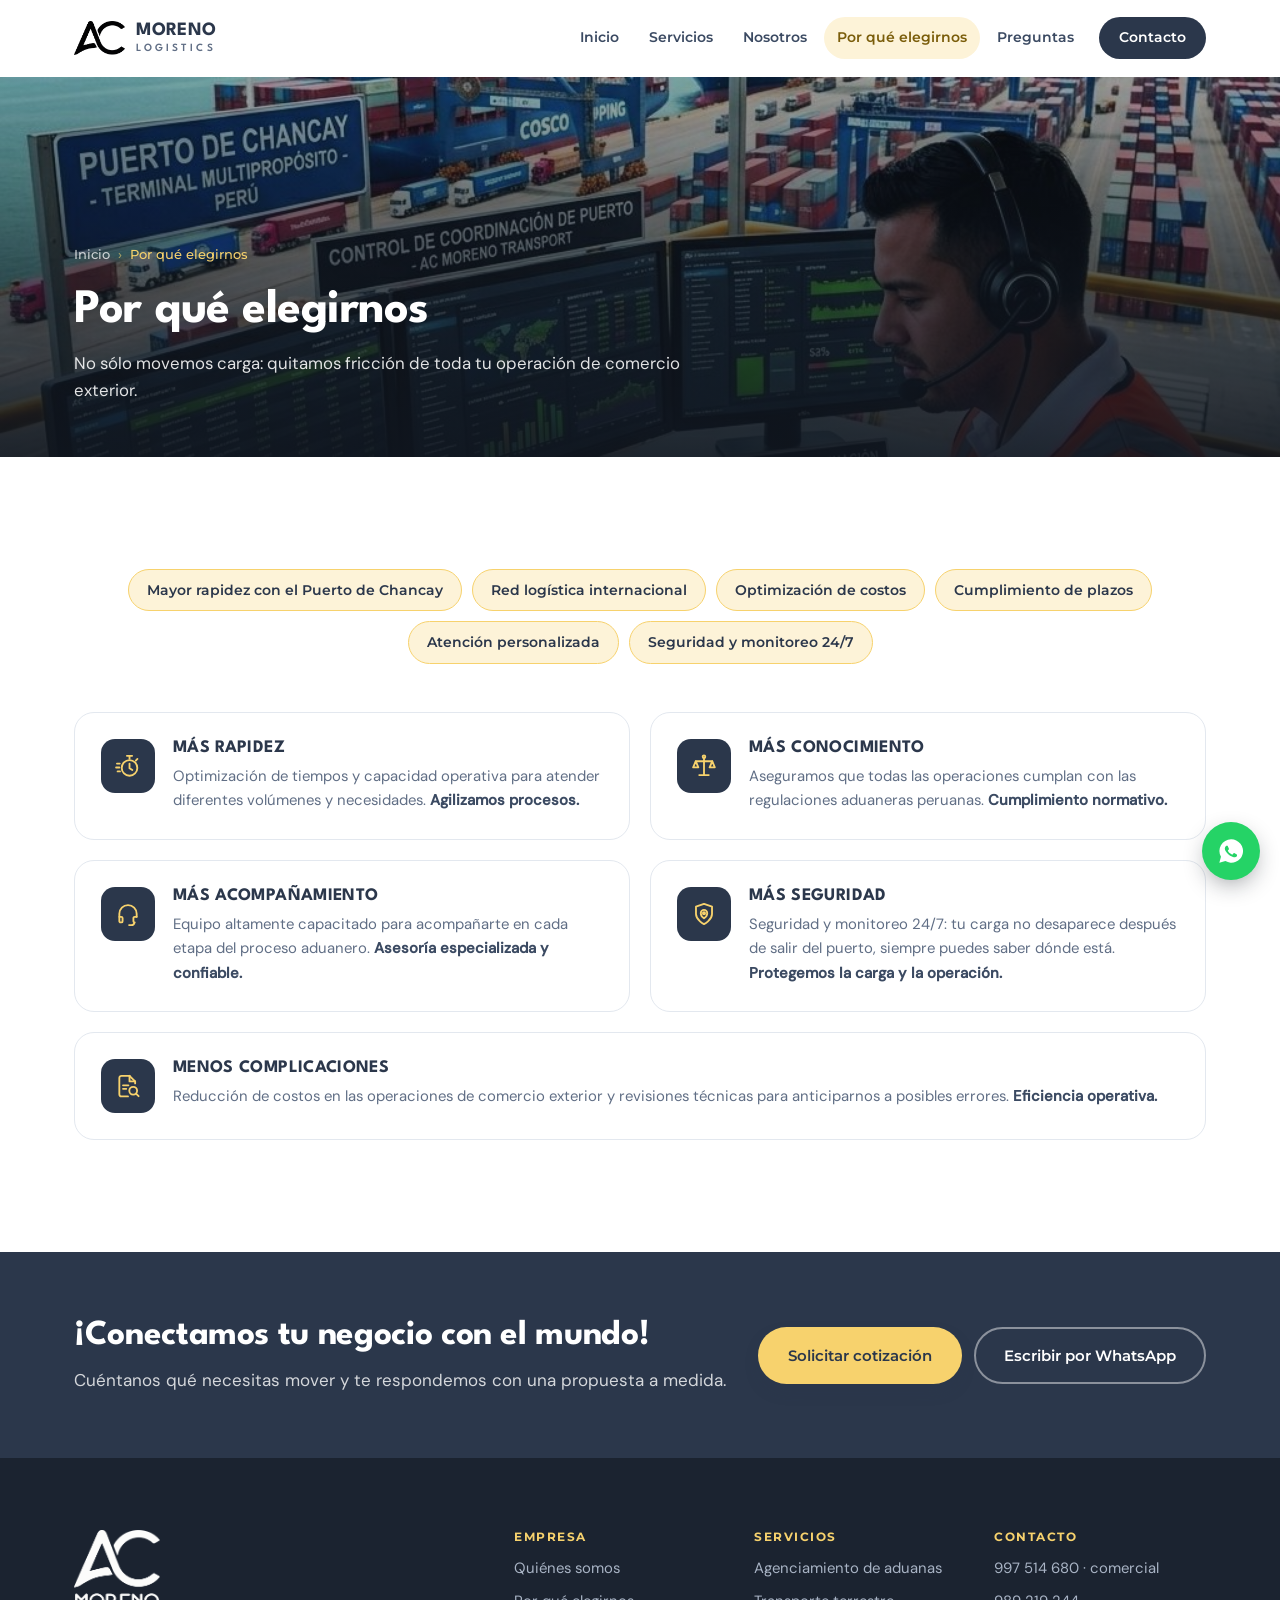
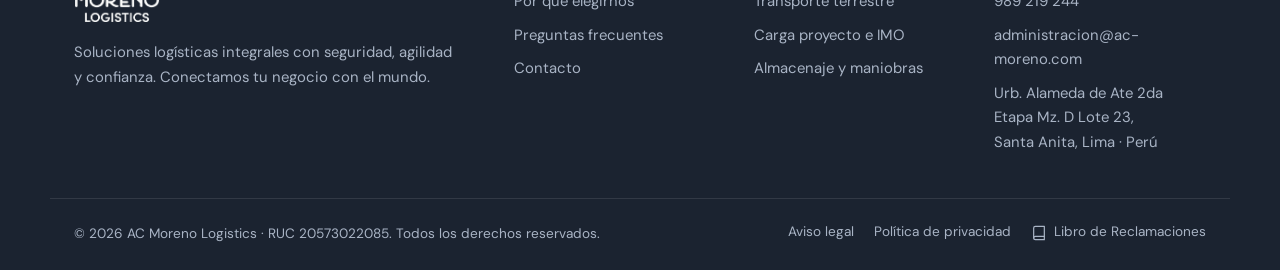
<file: por-que-elegirnos.html>
<!DOCTYPE html>
<html lang="es-PE">
<head>
  <meta charset="UTF-8">
  <meta name="viewport" content="width=device-width, initial-scale=1.0">

  <title>Por qué elegirnos · AC Moreno Logistics</title>
  <meta name="description" content="Rapidez con el Puerto de Chancay, red logística internacional, optimización de costos, cumplimiento de plazos, atención personalizada y monitoreo 24/7.">
  <meta name="theme-color" content="#2B374B">
  <link rel="canonical" href="https://www.ac-moreno.com/por-que-elegirnos.html">

  <meta property="og:type" content="website">
  <meta property="og:site_name" content="AC Moreno Logistics">
  <meta property="og:title" content="Por qué elegirnos · AC Moreno Logistics">
  <meta property="og:description" content="Rapidez con el Puerto de Chancay, red logística internacional, optimización de costos, cumplimiento de plazos, atención personalizada y monitoreo 24/7.">
  <meta property="og:url" content="https://www.ac-moreno.com/por-que-elegirnos.html">
  <meta property="og:image" content="https://www.ac-moreno.com/assets/img/centro-monitoreo-chancay.jpg">
  <meta property="og:locale" content="es_PE">
  <meta name="twitter:card" content="summary_large_image">

  <link rel="icon" href="favicon.png" sizes="32x32">
  <link rel="icon" href="assets/img/favicon-512.png" sizes="512x512">
  <link rel="apple-touch-icon" href="assets/img/apple-touch-icon.png">

  <link rel="preload" href="assets/fonts/league-spartan-700-latin.woff2" as="font" type="font/woff2" crossorigin>
  <link rel="preload" href="assets/fonts/dm-sans-400-latin.woff2" as="font" type="font/woff2" crossorigin>
  <link rel="stylesheet" href="assets/css/fonts.css">
  <link rel="stylesheet" href="assets/css/styles.css">
</head>
<body>

  <a class="skip-link" href="#contenido">Saltar al contenido</a>

  <!-- ============ CABECERA (igual en todas las páginas) ============ -->
  <header class="header" id="header">
    <div class="container header__inner">
      <a class="brand" href="index.html" aria-label="AC Moreno Logistics, ir al inicio">
        <img class="brand__mark" src="assets/img/isotipo.png" alt="" width="737" height="493">
        <span class="brand__name">
          <strong>MORENO</strong>
          <em>LOGISTICS</em>
        </span>
      </a>

      <nav class="nav" id="nav" aria-label="Navegación principal">
        <ul class="nav__list">
          <li class="nav__item"><a class="nav__link" href="index.html">Inicio</a></li>
          <li class="nav__item nav__item--has-sub">
            <a class="nav__link" href="servicios.html">Servicios</a>
            <button class="subnav__toggle" aria-expanded="false" aria-label="Mostrar servicios"></button>
            <ul class="subnav">
              <li><a class="subnav__link" href="servicios.html">Todos los servicios</a></li>
            <li><a class="subnav__link" href="servicio-agenciamiento-de-aduanas.html">Agenciamiento de aduanas</a></li>
            <li><a class="subnav__link" href="servicio-transporte-terrestre.html">Transporte terrestre</a></li>
            <li><a class="subnav__link" href="servicio-carga-proyecto-imo.html">Carga proyecto e IMO</a></li>
            <li><a class="subnav__link" href="servicio-almacenaje-y-maniobras.html">Almacenaje y maniobras</a></li>
            </ul>
          </li>
          <li class="nav__item"><a class="nav__link" href="nosotros.html">Nosotros</a></li>
          <li class="nav__item"><a class="nav__link is-current" href="por-que-elegirnos.html">Por qué elegirnos</a></li>
          <li class="nav__item"><a class="nav__link" href="preguntas-frecuentes.html">Preguntas</a></li>
          <li class="nav__item"><a class="nav__link nav__link--cta" href="contacto.html">Contacto</a></li>
        </ul>
      </nav>

      <button class="nav-toggle" id="navToggle" aria-expanded="false" aria-controls="nav" aria-label="Abrir menú">
        <span class="nav-toggle__bar"></span>
        <span class="nav-toggle__bar"></span>
        <span class="nav-toggle__bar"></span>
      </button>
    </div>
  </header>

  <main id="contenido">

    <section class="page-hero">
      <img class="page-hero__img" src="assets/img/centro-monitoreo-chancay.jpg" alt="Operario de AC Moreno Logistics monitoreando una operación en el Puerto de Chancay" width="1600" height="905">
      <div class="page-hero__veil"></div>
      <div class="container page-hero__inner">
        <nav class="breadcrumb" aria-label="Ruta de navegación">
          <ol>
            <li><a href="index.html">Inicio</a></li>
            <li aria-current="page">Por qué elegirnos</li>
          </ol>
        </nav>
        <h1 class="page-hero__title">Por qué elegirnos</h1>
        <p class="page-hero__text">No sólo movemos carga: quitamos fricción de toda tu operación de comercio exterior.</p>
      </div>
    </section>

    <section class="section">
      <div class="container">
        <ul class="chips reveal">
          <li>Mayor rapidez con el Puerto de Chancay</li>
          <li>Red logística internacional</li>
          <li>Optimización de costos</li>
          <li>Cumplimiento de plazos</li>
          <li>Atención personalizada</li>
          <li>Seguridad y monitoreo 24/7</li>
        </ul>

        <div class="benefits">
          <article class="benefit reveal">
            <div class="benefit__icon">
              <svg viewBox="0 0 24 24" fill="none" stroke="currentColor" stroke-width="1.7" stroke-linecap="round" stroke-linejoin="round" aria-hidden="true"><circle cx="13.4" cy="13.8" r="7.2"/><path d="M13.4 9.8v4.2l2.6 1.7"/><path d="M11 2.6h4.8M13.4 2.6v2.6"/><path d="m19.2 7 1.5-1.5"/><path d="M4.4 9.8H1.8M4 13.4H1M4.6 17H2.4"/></svg>
            </div>
            <div>
              <h3 class="benefit__title">Más rapidez</h3>
              <p>Optimización de tiempos y capacidad operativa para atender diferentes volúmenes y necesidades. <strong>Agilizamos procesos.</strong></p>
            </div>
          </article>
          <article class="benefit reveal">
            <div class="benefit__icon">
              <svg viewBox="0 0 24 24" fill="none" stroke="currentColor" stroke-width="1.7" stroke-linecap="round" stroke-linejoin="round" aria-hidden="true"><path d="M12 4.6v15.8M7.6 20.4h8.8"/><circle cx="12" cy="3.4" r="1.2"/><path d="M4.4 7.6h15.2"/><path d="M4.4 7.6 2 13.2h4.8z"/><path d="M19.6 7.6 17.2 13.2H22z"/></svg>
            </div>
            <div>
              <h3 class="benefit__title">Más conocimiento</h3>
              <p>Aseguramos que todas las operaciones cumplan con las regulaciones aduaneras peruanas. <strong>Cumplimiento normativo.</strong></p>
            </div>
          </article>
          <article class="benefit reveal">
            <div class="benefit__icon">
              <svg viewBox="0 0 24 24" fill="none" stroke="currentColor" stroke-width="1.7" stroke-linecap="round" stroke-linejoin="round" aria-hidden="true"><path d="M4 14.6v-2.8a8 8 0 0 1 16 0v2.8"/><path d="M4 14.6h1.8a1.2 1.2 0 0 1 1.2 1.2v2.8a1.2 1.2 0 0 1-1.2 1.2H5.2A1.2 1.2 0 0 1 4 18.6z"/><path d="M20 14.6h-1.8a1.2 1.2 0 0 0-1.2 1.2v2.8a1.2 1.2 0 0 0 1.2 1.2H18a3 3 0 0 1-3 2.4h-2"/></svg>
            </div>
            <div>
              <h3 class="benefit__title">Más acompañamiento</h3>
              <p>Equipo altamente capacitado para acompañarte en cada etapa del proceso aduanero. <strong>Asesoría especializada y confiable.</strong></p>
            </div>
          </article>
          <article class="benefit reveal">
            <div class="benefit__icon">
              <svg viewBox="0 0 24 24" fill="none" stroke="currentColor" stroke-width="1.7" stroke-linecap="round" stroke-linejoin="round" aria-hidden="true"><path d="M12 21.4s7.4-3.8 7.4-9.4V5.2L12 2.6 4.6 5.2v6.8c0 5.6 7.4 9.4 7.4 9.4Z"/><path d="M15 11.2c0 2.6-3 4.8-3 4.8s-3-2.2-3-4.8a3 3 0 0 1 6 0Z"/><circle cx="12" cy="11.2" r="1"/></svg>
            </div>
            <div>
              <h3 class="benefit__title">Más seguridad</h3>
              <p>Seguridad y monitoreo 24/7: tu carga no desaparece después de salir del puerto, siempre puedes saber dónde está. <strong>Protegemos la carga y la operación.</strong></p>
            </div>
          </article>
          <article class="benefit reveal">
            <div class="benefit__icon">
              <svg viewBox="0 0 24 24" fill="none" stroke="currentColor" stroke-width="1.7" stroke-linecap="round" stroke-linejoin="round" aria-hidden="true"><path d="M13.4 2.6H6a2 2 0 0 0-2 2v15a2 2 0 0 0 2 2h6"/><path d="M13.4 2.6 18.6 7.8v1.8"/><path d="M13.4 2.6v5.2h5.2"/><path d="M7.4 11.4h5M7.4 14.6h3"/><circle cx="16.8" cy="16.4" r="3.6"/><path d="m19.4 19 2.4 2.4"/></svg>
            </div>
            <div>
              <h3 class="benefit__title">Menos complicaciones</h3>
              <p>Reducción de costos en las operaciones de comercio exterior y revisiones técnicas para anticiparnos a posibles errores. <strong>Eficiencia operativa.</strong></p>
            </div>
          </article>
        </div>
      </div>
    </section>

    <section class="cta-band">
      <div class="container cta-band__inner reveal">
        <div>
          <h2 class="cta-band__title">¡Conectamos tu negocio con el mundo!</h2>
          <p class="cta-band__text">Cuéntanos qué necesitas mover y te respondemos con una propuesta a medida.</p>
        </div>
        <div class="cta-band__actions">
          <a class="btn btn--primary" href="contacto.html">Solicitar cotización</a>
          <a class="btn btn--outline" href="https://wa.me/51997514680" target="_blank" rel="noopener">Escribir por WhatsApp</a>
        </div>
      </div>
    </section>

  </main>

  <!-- ============ PIE (igual en todas las páginas) ============ -->
  <footer class="footer">
    <div class="container footer__inner">
      <div class="footer__brand">
        <img class="footer__logo" src="assets/img/logo.png" alt="AC Moreno Logistics" width="737" height="789">
        <p>
          Soluciones logísticas integrales con seguridad, agilidad y confianza.
          Conectamos tu negocio con el mundo.
        </p>
      </div>

      <nav class="footer__nav" aria-label="Enlaces del pie">
        <div>
          <h2>Empresa</h2>
          <ul>
            <li><a href="nosotros.html">Quiénes somos</a></li>
            <li><a href="por-que-elegirnos.html">Por qué elegirnos</a></li>
            <li><a href="preguntas-frecuentes.html">Preguntas frecuentes</a></li>
            <li><a href="contacto.html">Contacto</a></li>
          </ul>
        </div>
        <div>
          <h2>Servicios</h2>
          <ul>
            <li><a href="servicio-agenciamiento-de-aduanas.html">Agenciamiento de aduanas</a></li>
            <li><a href="servicio-transporte-terrestre.html">Transporte terrestre</a></li>
            <li><a href="servicio-carga-proyecto-imo.html">Carga proyecto e IMO</a></li>
            <li><a href="servicio-almacenaje-y-maniobras.html">Almacenaje y maniobras</a></li>
          </ul>
        </div>
        <div>
          <h2>Contacto</h2>
          <ul>
            <li><a href="tel:+51997514680">997 514 680</a> &middot; comercial</li>
            <li><a href="tel:+51989219244">989 219 244</a></li>
            <li><a href="mailto:administracion@ac-moreno.com">administracion@ac-moreno.com</a></li>
            <li>Urb. Alameda de Ate 2da Etapa Mz. D Lote 23,<br>Santa Anita, Lima · Perú</li>
          </ul>
        </div>
      </nav>
    </div>

    <div class="container footer__bottom">
      <p class="footer__copy">
        &copy; <span id="year">2026</span> AC Moreno Logistics &middot; RUC 20573022085.
        Todos los derechos reservados.
      </p>
      <ul class="footer__legal">
        <!-- ==== PENDIENTE: crear estas dos páginas y enlazarlas ==== -->
        <li><a href="#">Aviso legal</a></li>
        <li><a href="#">Política de privacidad</a></li>
        <li>
          <a class="footer__libro" href="libro-de-reclamaciones.html">
            <svg viewBox="0 0 24 24" fill="none" stroke="currentColor" stroke-width="1.8" stroke-linecap="round" stroke-linejoin="round" aria-hidden="true"><path d="M4 19.5A2.5 2.5 0 0 1 6.5 17H20"/><path d="M6.5 2H20v20H6.5A2.5 2.5 0 0 1 4 19.5v-15A2.5 2.5 0 0 1 6.5 2Z"/></svg>
            Libro de Reclamaciones
          </a>
        </li>
      </ul>
    </div>
  </footer>

  <!-- Botón flotante de WhatsApp. El número lo reparte assets/js/main.js -->
  <a class="wa-float" href="https://wa.me/51997514680" target="_blank" rel="noopener"
     aria-label="Escribirnos por WhatsApp">
    <svg viewBox="0 0 24 24" fill="currentColor" aria-hidden="true"><path d="M12 2a10 10 0 0 0-8.6 15L2 22l5.2-1.4A10 10 0 1 0 12 2Zm5.3 14.1c-.2.6-1.3 1.2-1.8 1.2-.5.1-1 .1-1.7-.1-.4-.1-.9-.3-1.5-.6-2.7-1.2-4.4-3.9-4.6-4.1-.1-.2-1-1.4-1-2.6 0-1.2.6-1.8.9-2 .2-.3.5-.3.7-.3h.5c.2 0 .4 0 .6.5l.8 1.9c.1.1.1.3 0 .5l-.3.5-.4.4c-.1.1-.3.3-.1.6.1.3.6 1.1 1.4 1.8 1 .8 1.7 1.1 2 1.2.3.1.4.1.6-.1l.8-1c.2-.2.4-.2.6-.1l1.8.9c.2.1.4.2.5.3.1.2.1.6-.1 1.1Z"/></svg>
    <span class="wa-float__label">¿Cómo podemos ayudarte?</span>
  </a>

  <script src="assets/js/main.js"></script>
</body>
</html>
</file>
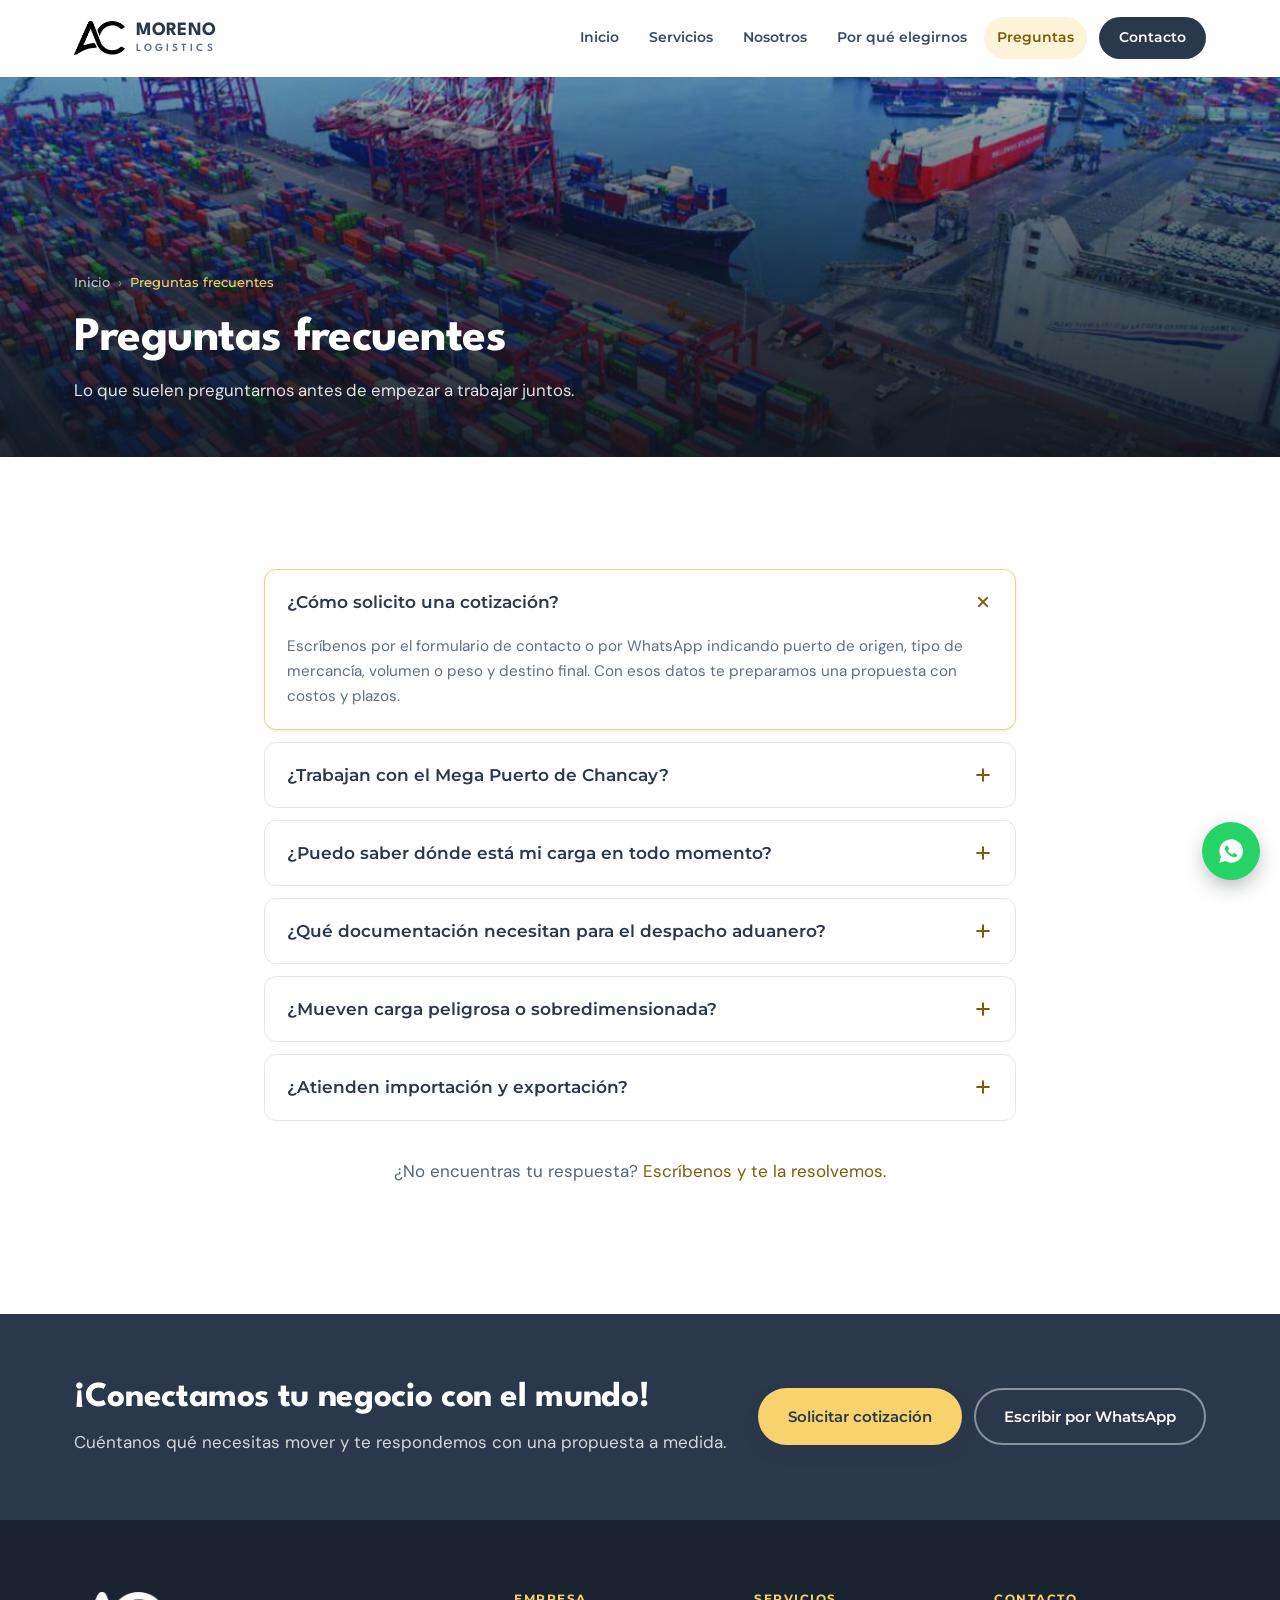
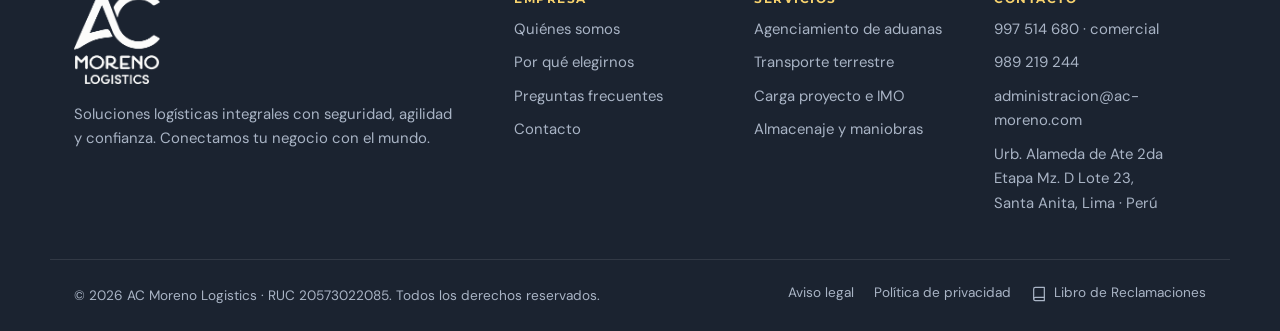
<file: preguntas-frecuentes.html>
<!DOCTYPE html>
<html lang="es-PE">
<head>
  <meta charset="UTF-8">
  <meta name="viewport" content="width=device-width, initial-scale=1.0">

  <title>Preguntas frecuentes · AC Moreno Logistics</title>
  <meta name="description" content="Cómo solicitar una cotización, cobertura en el Puerto de Chancay, monitoreo de carga, documentación para el despacho aduanero y carga IMO.">
  <meta name="theme-color" content="#2B374B">
  <link rel="canonical" href="https://www.ac-moreno.com/preguntas-frecuentes.html">

  <meta property="og:type" content="website">
  <meta property="og:site_name" content="AC Moreno Logistics">
  <meta property="og:title" content="Preguntas frecuentes · AC Moreno Logistics">
  <meta property="og:description" content="Cómo solicitar una cotización, cobertura en el Puerto de Chancay, monitoreo de carga, documentación para el despacho aduanero y carga IMO.">
  <meta property="og:url" content="https://www.ac-moreno.com/preguntas-frecuentes.html">
  <meta property="og:image" content="https://www.ac-moreno.com/assets/img/og-image.jpg">
  <meta property="og:locale" content="es_PE">
  <meta name="twitter:card" content="summary_large_image">

  <link rel="icon" href="favicon.png" sizes="32x32">
  <link rel="icon" href="assets/img/favicon-512.png" sizes="512x512">
  <link rel="apple-touch-icon" href="assets/img/apple-touch-icon.png">

  <link rel="preload" href="assets/fonts/league-spartan-700-latin.woff2" as="font" type="font/woff2" crossorigin>
  <link rel="preload" href="assets/fonts/dm-sans-400-latin.woff2" as="font" type="font/woff2" crossorigin>
  <link rel="stylesheet" href="assets/css/fonts.css">
  <link rel="stylesheet" href="assets/css/styles.css">
</head>
<body>

  <a class="skip-link" href="#contenido">Saltar al contenido</a>

  <!-- ============ CABECERA (igual en todas las páginas) ============ -->
  <header class="header" id="header">
    <div class="container header__inner">
      <a class="brand" href="index.html" aria-label="AC Moreno Logistics, ir al inicio">
        <img class="brand__mark" src="assets/img/isotipo.png" alt="" width="737" height="493">
        <span class="brand__name">
          <strong>MORENO</strong>
          <em>LOGISTICS</em>
        </span>
      </a>

      <nav class="nav" id="nav" aria-label="Navegación principal">
        <ul class="nav__list">
          <li class="nav__item"><a class="nav__link" href="index.html">Inicio</a></li>
          <li class="nav__item nav__item--has-sub">
            <a class="nav__link" href="servicios.html">Servicios</a>
            <button class="subnav__toggle" aria-expanded="false" aria-label="Mostrar servicios"></button>
            <ul class="subnav">
              <li><a class="subnav__link" href="servicios.html">Todos los servicios</a></li>
            <li><a class="subnav__link" href="servicio-agenciamiento-de-aduanas.html">Agenciamiento de aduanas</a></li>
            <li><a class="subnav__link" href="servicio-transporte-terrestre.html">Transporte terrestre</a></li>
            <li><a class="subnav__link" href="servicio-carga-proyecto-imo.html">Carga proyecto e IMO</a></li>
            <li><a class="subnav__link" href="servicio-almacenaje-y-maniobras.html">Almacenaje y maniobras</a></li>
            </ul>
          </li>
          <li class="nav__item"><a class="nav__link" href="nosotros.html">Nosotros</a></li>
          <li class="nav__item"><a class="nav__link" href="por-que-elegirnos.html">Por qué elegirnos</a></li>
          <li class="nav__item"><a class="nav__link is-current" href="preguntas-frecuentes.html">Preguntas</a></li>
          <li class="nav__item"><a class="nav__link nav__link--cta" href="contacto.html">Contacto</a></li>
        </ul>
      </nav>

      <button class="nav-toggle" id="navToggle" aria-expanded="false" aria-controls="nav" aria-label="Abrir menú">
        <span class="nav-toggle__bar"></span>
        <span class="nav-toggle__bar"></span>
        <span class="nav-toggle__bar"></span>
      </button>
    </div>
  </header>

  <main id="contenido">

    <section class="page-hero">
      <img class="page-hero__img" src="assets/img/puerto-contenedores.jpg" alt="Vista aérea del terminal portuario con contenedores y grúas pórtico" width="1600" height="905">
      <div class="page-hero__veil"></div>
      <div class="container page-hero__inner">
        <nav class="breadcrumb" aria-label="Ruta de navegación">
          <ol>
            <li><a href="index.html">Inicio</a></li>
            <li aria-current="page">Preguntas frecuentes</li>
          </ol>
        </nav>
        <h1 class="page-hero__title">Preguntas frecuentes</h1>
        <p class="page-hero__text">Lo que suelen preguntarnos antes de empezar a trabajar juntos.</p>
      </div>
    </section>

    <section class="section">
      <div class="container container--narrow">
        <!-- ==== REVISAR: valida estas respuestas con tu equipo de operaciones ==== -->
        <div class="faq reveal">
          <details class="faq__item" name="faq" open>
            <summary class="faq__q">¿Cómo solicito una cotización?</summary>
            <div class="faq__a">
              <p>Escríbenos por el formulario de contacto o por WhatsApp indicando puerto de origen, tipo de mercancía, volumen o peso y destino final. Con esos datos te preparamos una propuesta con costos y plazos.</p>
            </div>
          </details>
          <details class="faq__item" name="faq">
            <summary class="faq__q">¿Trabajan con el Mega Puerto de Chancay?</summary>
            <div class="faq__a">
              <p>Sí. Estamos homologados con el Puerto de Chancay y contamos con experiencia operando allí, lo que nos permite ofrecer mayor rapidez y una alternativa eficiente frente a otras rutas. También atendemos operaciones por los demás terminales del país.</p>
            </div>
          </details>
          <details class="faq__item" name="faq">
            <summary class="faq__q">¿Puedo saber dónde está mi carga en todo momento?</summary>
            <div class="faq__a">
              <p>Sí. Brindamos monitoreo GPS las 24 horas. Tu carga no desaparece después de salir del puerto: en cualquier momento puedes saber dónde está y en qué etapa del proceso se encuentra.</p>
            </div>
          </details>
          <details class="faq__item" name="faq">
            <summary class="faq__q">¿Qué documentación necesitan para el despacho aduanero?</summary>
            <div class="faq__a">
              <p>Por lo general partimos de la documentación de embarque: factura comercial, lista de empaque y documento de transporte. Antes de presentar el despacho hacemos una revisión técnica para anticipar observaciones y evitar sobrecostos. Si falta algo, te lo indicamos desde el inicio.</p>
            </div>
          </details>
          <details class="faq__item" name="faq">
            <summary class="faq__q">¿Mueven carga peligrosa o sobredimensionada?</summary>
            <div class="faq__a">
              <p>Sí. Atendemos carga proyecto, carga IMO y mercancía especial que requiere maniobras específicas. Estas operaciones se planifican caso por caso, así que conviene consultarnos con antelación.</p>
            </div>
          </details>
          <details class="faq__item" name="faq">
            <summary class="faq__q">¿Atienden importación y exportación?</summary>
            <div class="faq__a">
              <p>Ambas. Acompañamos la operación completa en los dos sentidos: agenciamiento aduanero, transporte terrestre y los servicios complementarios de almacenaje y maniobras que se necesiten.</p>
            </div>
          </details>
        </div>

        <p class="centrado reveal" style="margin-top:36px">
          ¿No encuentras tu respuesta?
          <a href="contacto.html">Escríbenos y te la resolvemos.</a>
        </p>
      </div>
    </section>

    <section class="cta-band">
      <div class="container cta-band__inner reveal">
        <div>
          <h2 class="cta-band__title">¡Conectamos tu negocio con el mundo!</h2>
          <p class="cta-band__text">Cuéntanos qué necesitas mover y te respondemos con una propuesta a medida.</p>
        </div>
        <div class="cta-band__actions">
          <a class="btn btn--primary" href="contacto.html">Solicitar cotización</a>
          <a class="btn btn--outline" href="https://wa.me/51997514680" target="_blank" rel="noopener">Escribir por WhatsApp</a>
        </div>
      </div>
    </section>

  </main>

  <!-- ============ PIE (igual en todas las páginas) ============ -->
  <footer class="footer">
    <div class="container footer__inner">
      <div class="footer__brand">
        <img class="footer__logo" src="assets/img/logo.png" alt="AC Moreno Logistics" width="737" height="789">
        <p>
          Soluciones logísticas integrales con seguridad, agilidad y confianza.
          Conectamos tu negocio con el mundo.
        </p>
      </div>

      <nav class="footer__nav" aria-label="Enlaces del pie">
        <div>
          <h2>Empresa</h2>
          <ul>
            <li><a href="nosotros.html">Quiénes somos</a></li>
            <li><a href="por-que-elegirnos.html">Por qué elegirnos</a></li>
            <li><a href="preguntas-frecuentes.html">Preguntas frecuentes</a></li>
            <li><a href="contacto.html">Contacto</a></li>
          </ul>
        </div>
        <div>
          <h2>Servicios</h2>
          <ul>
            <li><a href="servicio-agenciamiento-de-aduanas.html">Agenciamiento de aduanas</a></li>
            <li><a href="servicio-transporte-terrestre.html">Transporte terrestre</a></li>
            <li><a href="servicio-carga-proyecto-imo.html">Carga proyecto e IMO</a></li>
            <li><a href="servicio-almacenaje-y-maniobras.html">Almacenaje y maniobras</a></li>
          </ul>
        </div>
        <div>
          <h2>Contacto</h2>
          <ul>
            <li><a href="tel:+51997514680">997 514 680</a> &middot; comercial</li>
            <li><a href="tel:+51989219244">989 219 244</a></li>
            <li><a href="mailto:administracion@ac-moreno.com">administracion@ac-moreno.com</a></li>
            <li>Urb. Alameda de Ate 2da Etapa Mz. D Lote 23,<br>Santa Anita, Lima · Perú</li>
          </ul>
        </div>
      </nav>
    </div>

    <div class="container footer__bottom">
      <p class="footer__copy">
        &copy; <span id="year">2026</span> AC Moreno Logistics &middot; RUC 20573022085.
        Todos los derechos reservados.
      </p>
      <ul class="footer__legal">
        <!-- ==== PENDIENTE: crear estas dos páginas y enlazarlas ==== -->
        <li><a href="#">Aviso legal</a></li>
        <li><a href="#">Política de privacidad</a></li>
        <li>
          <a class="footer__libro" href="libro-de-reclamaciones.html">
            <svg viewBox="0 0 24 24" fill="none" stroke="currentColor" stroke-width="1.8" stroke-linecap="round" stroke-linejoin="round" aria-hidden="true"><path d="M4 19.5A2.5 2.5 0 0 1 6.5 17H20"/><path d="M6.5 2H20v20H6.5A2.5 2.5 0 0 1 4 19.5v-15A2.5 2.5 0 0 1 6.5 2Z"/></svg>
            Libro de Reclamaciones
          </a>
        </li>
      </ul>
    </div>
  </footer>

  <!-- Botón flotante de WhatsApp. El número lo reparte assets/js/main.js -->
  <a class="wa-float" href="https://wa.me/51997514680" target="_blank" rel="noopener"
     aria-label="Escribirnos por WhatsApp">
    <svg viewBox="0 0 24 24" fill="currentColor" aria-hidden="true"><path d="M12 2a10 10 0 0 0-8.6 15L2 22l5.2-1.4A10 10 0 1 0 12 2Zm5.3 14.1c-.2.6-1.3 1.2-1.8 1.2-.5.1-1 .1-1.7-.1-.4-.1-.9-.3-1.5-.6-2.7-1.2-4.4-3.9-4.6-4.1-.1-.2-1-1.4-1-2.6 0-1.2.6-1.8.9-2 .2-.3.5-.3.7-.3h.5c.2 0 .4 0 .6.5l.8 1.9c.1.1.1.3 0 .5l-.3.5-.4.4c-.1.1-.3.3-.1.6.1.3.6 1.1 1.4 1.8 1 .8 1.7 1.1 2 1.2.3.1.4.1.6-.1l.8-1c.2-.2.4-.2.6-.1l1.8.9c.2.1.4.2.5.3.1.2.1.6-.1 1.1Z"/></svg>
    <span class="wa-float__label">¿Cómo podemos ayudarte?</span>
  </a>

  <script src="assets/js/main.js"></script>
</body>
</html>
</file>
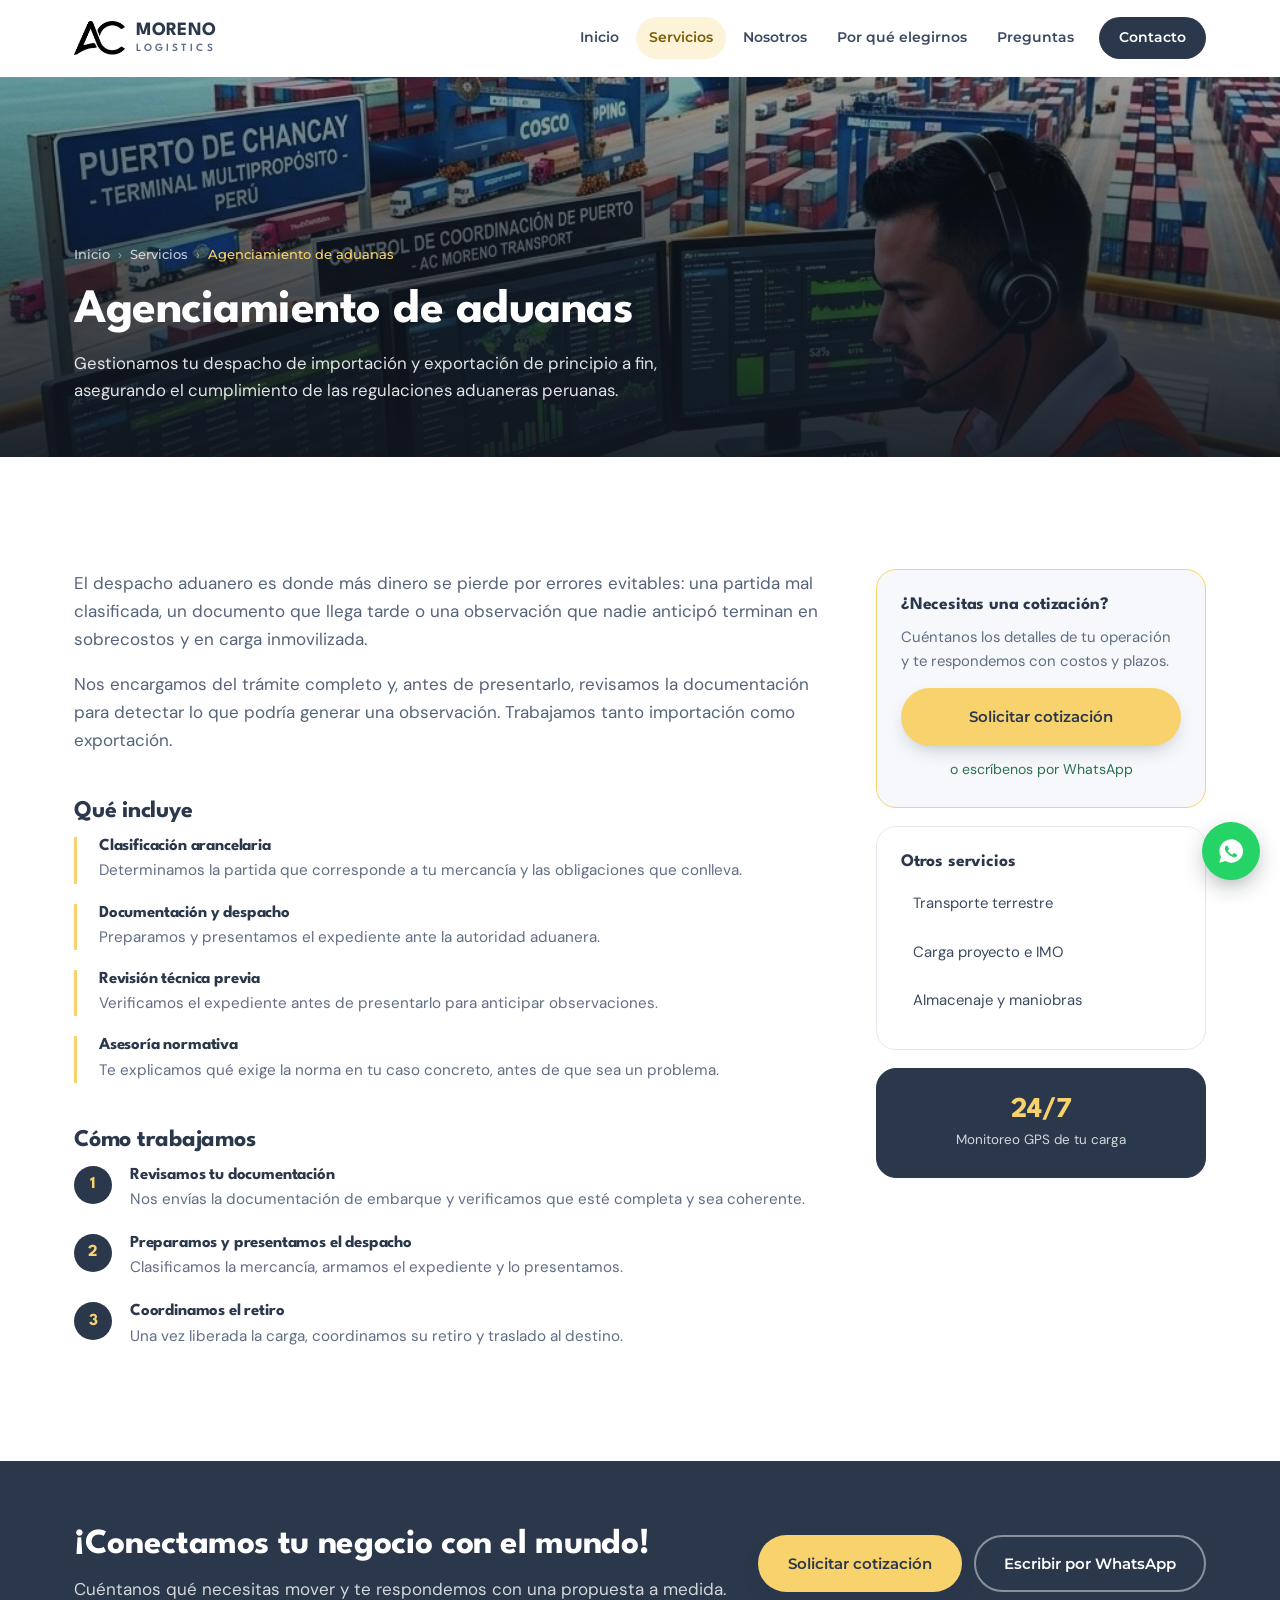
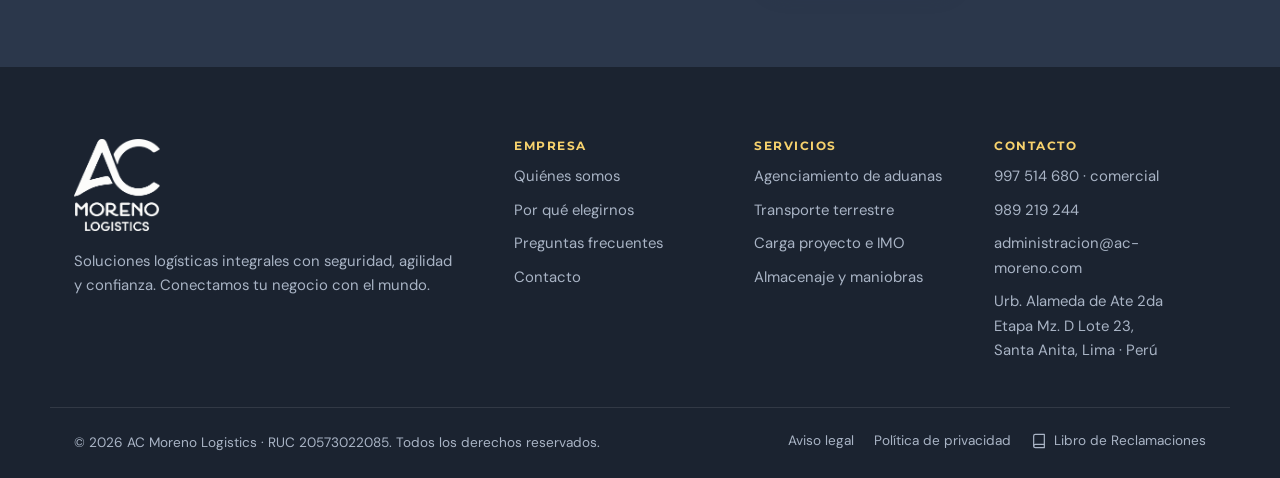
<file: servicio-agenciamiento-de-aduanas.html>
<!DOCTYPE html>
<html lang="es-PE">
<head>
  <meta charset="UTF-8">
  <meta name="viewport" content="width=device-width, initial-scale=1.0">

  <title>Agenciamiento de aduanas · AC Moreno Logistics</title>
  <meta name="description" content="Gestionamos tu despacho de importación y exportación de principio a fin, asegurando el cumplimiento de las regulaciones aduaneras peruanas.">
  <meta name="theme-color" content="#2B374B">
  <link rel="canonical" href="https://www.ac-moreno.com/servicio-agenciamiento-de-aduanas.html">

  <meta property="og:type" content="website">
  <meta property="og:site_name" content="AC Moreno Logistics">
  <meta property="og:title" content="Agenciamiento de aduanas · AC Moreno Logistics">
  <meta property="og:description" content="Gestionamos tu despacho de importación y exportación de principio a fin, asegurando el cumplimiento de las regulaciones aduaneras peruanas.">
  <meta property="og:url" content="https://www.ac-moreno.com/servicio-agenciamiento-de-aduanas.html">
  <meta property="og:image" content="https://www.ac-moreno.com/assets/img/centro-monitoreo-chancay.jpg">
  <meta property="og:locale" content="es_PE">
  <meta name="twitter:card" content="summary_large_image">

  <link rel="icon" href="favicon.png" sizes="32x32">
  <link rel="icon" href="assets/img/favicon-512.png" sizes="512x512">
  <link rel="apple-touch-icon" href="assets/img/apple-touch-icon.png">

  <link rel="preload" href="assets/fonts/league-spartan-700-latin.woff2" as="font" type="font/woff2" crossorigin>
  <link rel="preload" href="assets/fonts/dm-sans-400-latin.woff2" as="font" type="font/woff2" crossorigin>
  <link rel="stylesheet" href="assets/css/fonts.css">
  <link rel="stylesheet" href="assets/css/styles.css">
</head>
<body>

  <a class="skip-link" href="#contenido">Saltar al contenido</a>

  <!-- ============ CABECERA (igual en todas las páginas) ============ -->
  <header class="header" id="header">
    <div class="container header__inner">
      <a class="brand" href="index.html" aria-label="AC Moreno Logistics, ir al inicio">
        <img class="brand__mark" src="assets/img/isotipo.png" alt="" width="737" height="493">
        <span class="brand__name">
          <strong>MORENO</strong>
          <em>LOGISTICS</em>
        </span>
      </a>

      <nav class="nav" id="nav" aria-label="Navegación principal">
        <ul class="nav__list">
          <li class="nav__item"><a class="nav__link" href="index.html">Inicio</a></li>
          <li class="nav__item nav__item--has-sub">
            <a class="nav__link is-current" href="servicios.html">Servicios</a>
            <button class="subnav__toggle" aria-expanded="false" aria-label="Mostrar servicios"></button>
            <ul class="subnav">
              <li><a class="subnav__link" href="servicios.html">Todos los servicios</a></li>
            <li><a class="subnav__link is-current" href="servicio-agenciamiento-de-aduanas.html">Agenciamiento de aduanas</a></li>
            <li><a class="subnav__link" href="servicio-transporte-terrestre.html">Transporte terrestre</a></li>
            <li><a class="subnav__link" href="servicio-carga-proyecto-imo.html">Carga proyecto e IMO</a></li>
            <li><a class="subnav__link" href="servicio-almacenaje-y-maniobras.html">Almacenaje y maniobras</a></li>
            </ul>
          </li>
          <li class="nav__item"><a class="nav__link" href="nosotros.html">Nosotros</a></li>
          <li class="nav__item"><a class="nav__link" href="por-que-elegirnos.html">Por qué elegirnos</a></li>
          <li class="nav__item"><a class="nav__link" href="preguntas-frecuentes.html">Preguntas</a></li>
          <li class="nav__item"><a class="nav__link nav__link--cta" href="contacto.html">Contacto</a></li>
        </ul>
      </nav>

      <button class="nav-toggle" id="navToggle" aria-expanded="false" aria-controls="nav" aria-label="Abrir menú">
        <span class="nav-toggle__bar"></span>
        <span class="nav-toggle__bar"></span>
        <span class="nav-toggle__bar"></span>
      </button>
    </div>
  </header>

  <main id="contenido">

    <section class="page-hero">
      <img class="page-hero__img" src="assets/img/centro-monitoreo-chancay.jpg" alt="Operario de AC Moreno Logistics monitoreando una operación en el Puerto de Chancay" width="1600" height="905">
      <div class="page-hero__veil"></div>
      <div class="container page-hero__inner">
        <nav class="breadcrumb" aria-label="Ruta de navegación">
          <ol>
            <li><a href="index.html">Inicio</a></li>
            <li><a href="servicios.html">Servicios</a></li>
            <li aria-current="page">Agenciamiento de aduanas</li>
          </ol>
        </nav>
        <h1 class="page-hero__title">Agenciamiento de aduanas</h1>
        <p class="page-hero__text">Gestionamos tu despacho de importación y exportación de principio a fin, asegurando el cumplimiento de las regulaciones aduaneras peruanas.</p>
      </div>
    </section>

    <section class="section">
      <div class="container servicio">

        <div class="servicio__cuerpo reveal">
          <div class="prosa">
          <p>El despacho aduanero es donde más dinero se pierde por errores evitables: una partida mal clasificada, un documento que llega tarde o una observación que nadie anticipó terminan en sobrecostos y en carga inmovilizada.</p>
          <p>Nos encargamos del trámite completo y, antes de presentarlo, revisamos la documentación para detectar lo que podría generar una observación. Trabajamos tanto importación como exportación.</p>
          </div>

          <h2 class="bloque__titulo">Qué incluye</h2>
          <ul class="detalle">
            <li>
              <h3>Clasificación arancelaria</h3>
              <p>Determinamos la partida que corresponde a tu mercancía y las obligaciones que conlleva.</p>
            </li>
            <li>
              <h3>Documentación y despacho</h3>
              <p>Preparamos y presentamos el expediente ante la autoridad aduanera.</p>
            </li>
            <li>
              <h3>Revisión técnica previa</h3>
              <p>Verificamos el expediente antes de presentarlo para anticipar observaciones.</p>
            </li>
            <li>
              <h3>Asesoría normativa</h3>
              <p>Te explicamos qué exige la norma en tu caso concreto, antes de que sea un problema.</p>
            </li>
          </ul>

          <h2 class="bloque__titulo">Cómo trabajamos</h2>
          <ol class="pasos">
            <li>
              <h3>Revisamos tu documentación</h3>
              <p>Nos envías la documentación de embarque y verificamos que esté completa y sea coherente.</p>
            </li>
            <li>
              <h3>Preparamos y presentamos el despacho</h3>
              <p>Clasificamos la mercancía, armamos el expediente y lo presentamos.</p>
            </li>
            <li>
              <h3>Coordinamos el retiro</h3>
              <p>Una vez liberada la carga, coordinamos su retiro y traslado al destino.</p>
            </li>
          </ol>
        </div>

        <aside class="servicio__lado reveal">
          <div class="lado-card lado-card--cta">
            <h2>¿Necesitas una cotización?</h2>
            <p>Cuéntanos los detalles de tu operación y te respondemos con costos y plazos.</p>
            <a class="btn btn--primary btn--block" href="contacto.html">Solicitar cotización</a>
            <a class="wa-link" href="https://wa.me/51997514680" target="_blank" rel="noopener">o escríbenos por WhatsApp</a>
          </div>

          <nav class="lado-card" aria-label="Otros servicios">
            <h2>Otros servicios</h2>
            <ul class="lado-lista">
            <li><a href="servicio-transporte-terrestre.html">Transporte terrestre</a></li>
            <li><a href="servicio-carga-proyecto-imo.html">Carga proyecto e IMO</a></li>
            <li><a href="servicio-almacenaje-y-maniobras.html">Almacenaje y maniobras</a></li>
            </ul>
          </nav>

          <div class="lado-card lado-card--dato">
            <strong>24/7</strong>
            <span>Monitoreo GPS de tu carga</span>
          </div>
        </aside>

      </div>
    </section>

    <section class="cta-band">
      <div class="container cta-band__inner reveal">
        <div>
          <h2 class="cta-band__title">¡Conectamos tu negocio con el mundo!</h2>
          <p class="cta-band__text">Cuéntanos qué necesitas mover y te respondemos con una propuesta a medida.</p>
        </div>
        <div class="cta-band__actions">
          <a class="btn btn--primary" href="contacto.html">Solicitar cotización</a>
          <a class="btn btn--outline" href="https://wa.me/51997514680" target="_blank" rel="noopener">Escribir por WhatsApp</a>
        </div>
      </div>
    </section>

  </main>

  <!-- ============ PIE (igual en todas las páginas) ============ -->
  <footer class="footer">
    <div class="container footer__inner">
      <div class="footer__brand">
        <img class="footer__logo" src="assets/img/logo.png" alt="AC Moreno Logistics" width="737" height="789">
        <p>
          Soluciones logísticas integrales con seguridad, agilidad y confianza.
          Conectamos tu negocio con el mundo.
        </p>
      </div>

      <nav class="footer__nav" aria-label="Enlaces del pie">
        <div>
          <h2>Empresa</h2>
          <ul>
            <li><a href="nosotros.html">Quiénes somos</a></li>
            <li><a href="por-que-elegirnos.html">Por qué elegirnos</a></li>
            <li><a href="preguntas-frecuentes.html">Preguntas frecuentes</a></li>
            <li><a href="contacto.html">Contacto</a></li>
          </ul>
        </div>
        <div>
          <h2>Servicios</h2>
          <ul>
            <li><a href="servicio-agenciamiento-de-aduanas.html">Agenciamiento de aduanas</a></li>
            <li><a href="servicio-transporte-terrestre.html">Transporte terrestre</a></li>
            <li><a href="servicio-carga-proyecto-imo.html">Carga proyecto e IMO</a></li>
            <li><a href="servicio-almacenaje-y-maniobras.html">Almacenaje y maniobras</a></li>
          </ul>
        </div>
        <div>
          <h2>Contacto</h2>
          <ul>
            <li><a href="tel:+51997514680">997 514 680</a> &middot; comercial</li>
            <li><a href="tel:+51989219244">989 219 244</a></li>
            <li><a href="mailto:administracion@ac-moreno.com">administracion@ac-moreno.com</a></li>
            <li>Urb. Alameda de Ate 2da Etapa Mz. D Lote 23,<br>Santa Anita, Lima · Perú</li>
          </ul>
        </div>
      </nav>
    </div>

    <div class="container footer__bottom">
      <p class="footer__copy">
        &copy; <span id="year">2026</span> AC Moreno Logistics &middot; RUC 20573022085.
        Todos los derechos reservados.
      </p>
      <ul class="footer__legal">
        <!-- ==== PENDIENTE: crear estas dos páginas y enlazarlas ==== -->
        <li><a href="#">Aviso legal</a></li>
        <li><a href="#">Política de privacidad</a></li>
        <li>
          <a class="footer__libro" href="libro-de-reclamaciones.html">
            <svg viewBox="0 0 24 24" fill="none" stroke="currentColor" stroke-width="1.8" stroke-linecap="round" stroke-linejoin="round" aria-hidden="true"><path d="M4 19.5A2.5 2.5 0 0 1 6.5 17H20"/><path d="M6.5 2H20v20H6.5A2.5 2.5 0 0 1 4 19.5v-15A2.5 2.5 0 0 1 6.5 2Z"/></svg>
            Libro de Reclamaciones
          </a>
        </li>
      </ul>
    </div>
  </footer>

  <!-- Botón flotante de WhatsApp. El número lo reparte assets/js/main.js -->
  <a class="wa-float" href="https://wa.me/51997514680" target="_blank" rel="noopener"
     aria-label="Escribirnos por WhatsApp">
    <svg viewBox="0 0 24 24" fill="currentColor" aria-hidden="true"><path d="M12 2a10 10 0 0 0-8.6 15L2 22l5.2-1.4A10 10 0 1 0 12 2Zm5.3 14.1c-.2.6-1.3 1.2-1.8 1.2-.5.1-1 .1-1.7-.1-.4-.1-.9-.3-1.5-.6-2.7-1.2-4.4-3.9-4.6-4.1-.1-.2-1-1.4-1-2.6 0-1.2.6-1.8.9-2 .2-.3.5-.3.7-.3h.5c.2 0 .4 0 .6.5l.8 1.9c.1.1.1.3 0 .5l-.3.5-.4.4c-.1.1-.3.3-.1.6.1.3.6 1.1 1.4 1.8 1 .8 1.7 1.1 2 1.2.3.1.4.1.6-.1l.8-1c.2-.2.4-.2.6-.1l1.8.9c.2.1.4.2.5.3.1.2.1.6-.1 1.1Z"/></svg>
    <span class="wa-float__label">¿Cómo podemos ayudarte?</span>
  </a>

  <script src="assets/js/main.js"></script>
</body>
</html>
</file>
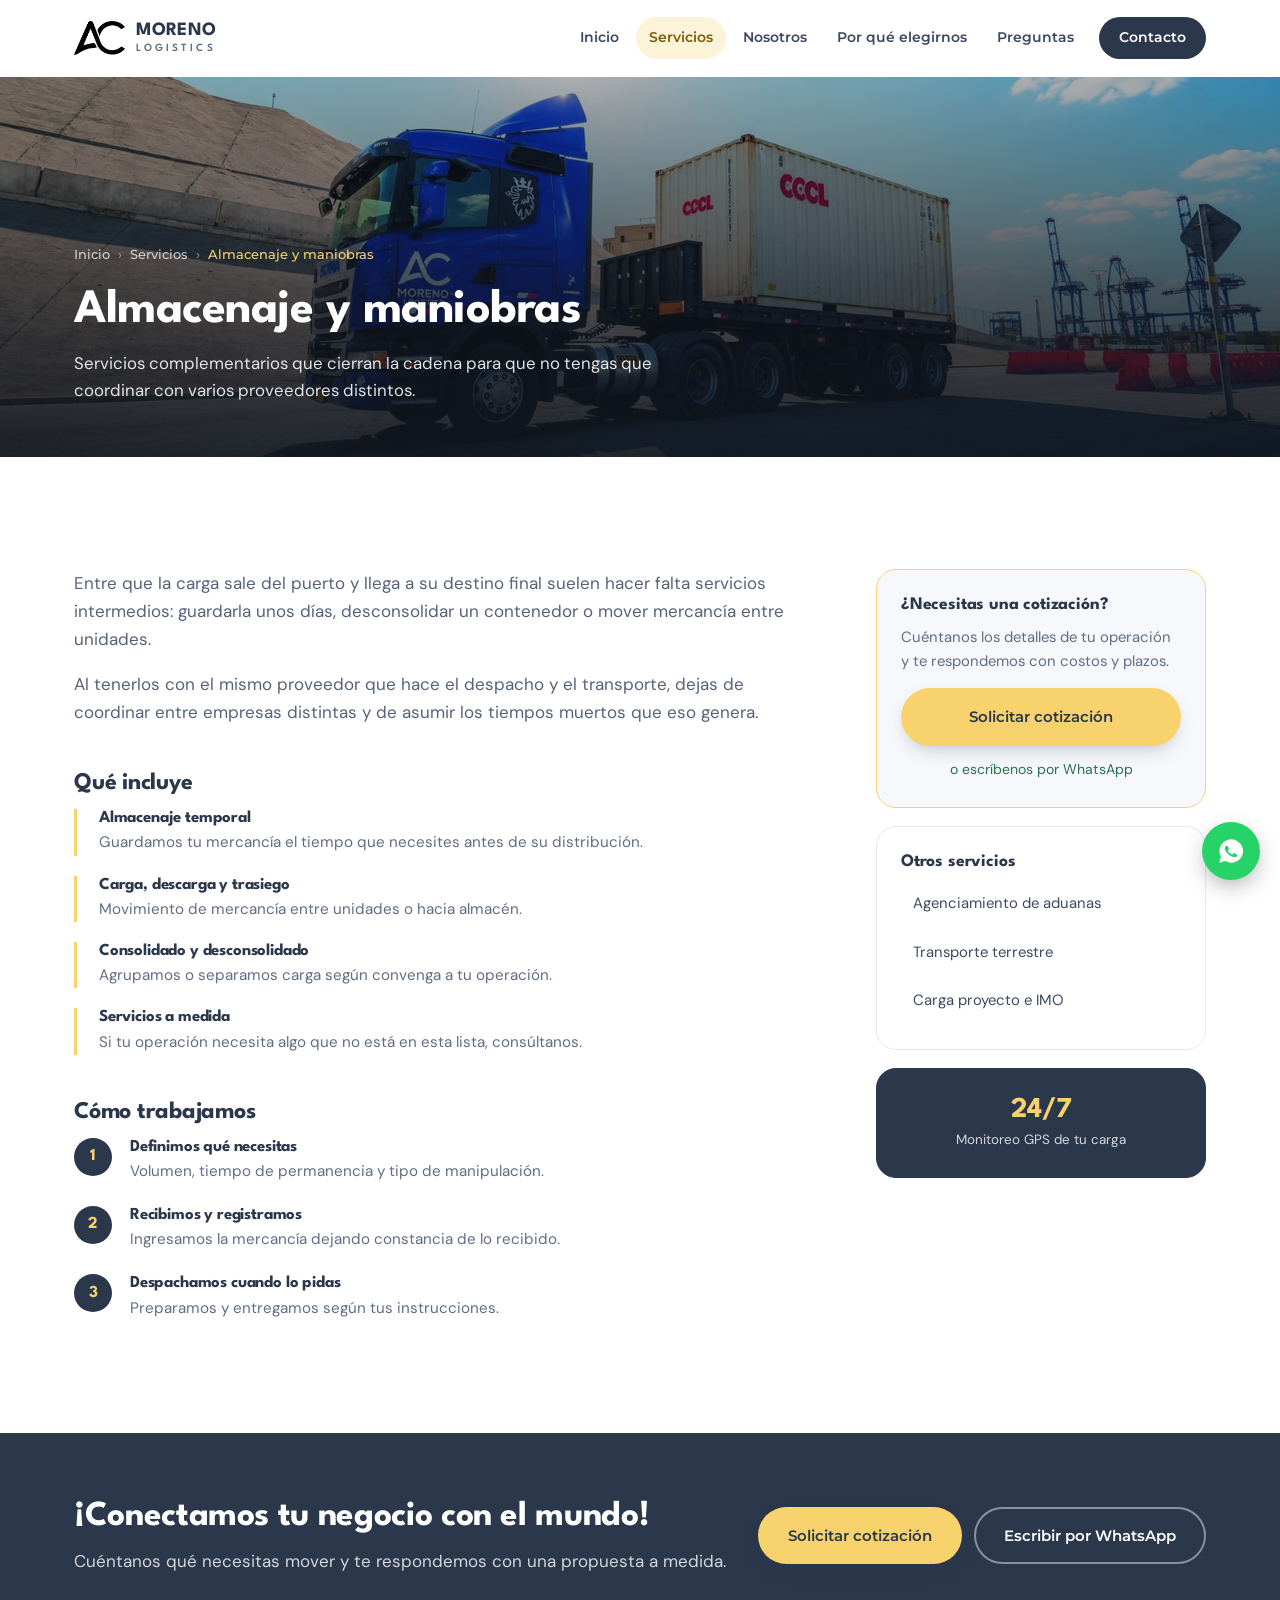
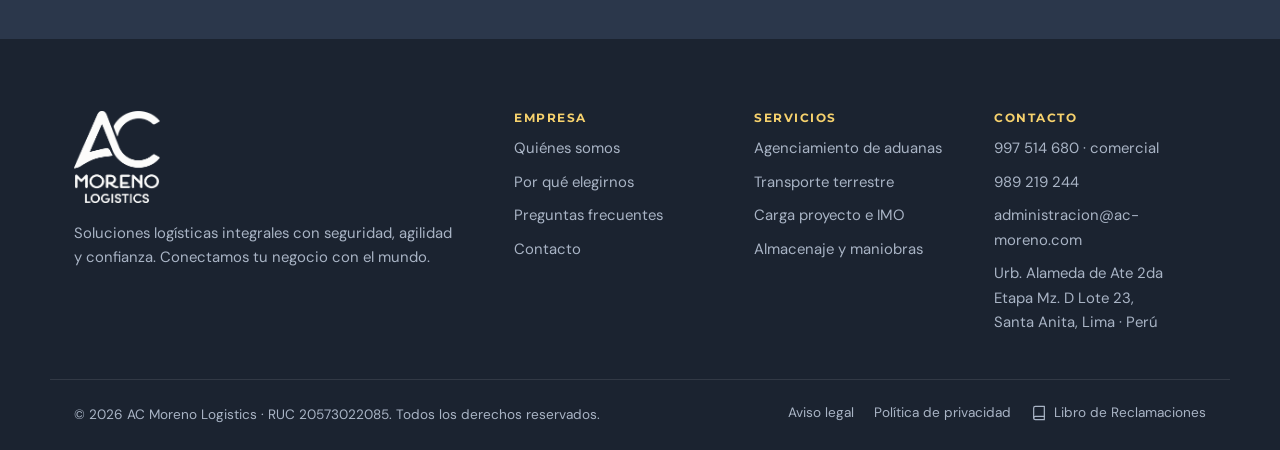
<file: servicio-almacenaje-y-maniobras.html>
<!DOCTYPE html>
<html lang="es-PE">
<head>
  <meta charset="UTF-8">
  <meta name="viewport" content="width=device-width, initial-scale=1.0">

  <title>Almacenaje y maniobras · AC Moreno Logistics</title>
  <meta name="description" content="Servicios complementarios que cierran la cadena para que no tengas que coordinar con varios proveedores distintos.">
  <meta name="theme-color" content="#2B374B">
  <link rel="canonical" href="https://www.ac-moreno.com/servicio-almacenaje-y-maniobras.html">

  <meta property="og:type" content="website">
  <meta property="og:site_name" content="AC Moreno Logistics">
  <meta property="og:title" content="Almacenaje y maniobras · AC Moreno Logistics">
  <meta property="og:description" content="Servicios complementarios que cierran la cadena para que no tengas que coordinar con varios proveedores distintos.">
  <meta property="og:url" content="https://www.ac-moreno.com/servicio-almacenaje-y-maniobras.html">
  <meta property="og:image" content="https://www.ac-moreno.com/assets/img/camion-contenedor-puerto.jpg">
  <meta property="og:locale" content="es_PE">
  <meta name="twitter:card" content="summary_large_image">

  <link rel="icon" href="favicon.png" sizes="32x32">
  <link rel="icon" href="assets/img/favicon-512.png" sizes="512x512">
  <link rel="apple-touch-icon" href="assets/img/apple-touch-icon.png">

  <link rel="preload" href="assets/fonts/league-spartan-700-latin.woff2" as="font" type="font/woff2" crossorigin>
  <link rel="preload" href="assets/fonts/dm-sans-400-latin.woff2" as="font" type="font/woff2" crossorigin>
  <link rel="stylesheet" href="assets/css/fonts.css">
  <link rel="stylesheet" href="assets/css/styles.css">
</head>
<body>

  <a class="skip-link" href="#contenido">Saltar al contenido</a>

  <!-- ============ CABECERA (igual en todas las páginas) ============ -->
  <header class="header" id="header">
    <div class="container header__inner">
      <a class="brand" href="index.html" aria-label="AC Moreno Logistics, ir al inicio">
        <img class="brand__mark" src="assets/img/isotipo.png" alt="" width="737" height="493">
        <span class="brand__name">
          <strong>MORENO</strong>
          <em>LOGISTICS</em>
        </span>
      </a>

      <nav class="nav" id="nav" aria-label="Navegación principal">
        <ul class="nav__list">
          <li class="nav__item"><a class="nav__link" href="index.html">Inicio</a></li>
          <li class="nav__item nav__item--has-sub">
            <a class="nav__link is-current" href="servicios.html">Servicios</a>
            <button class="subnav__toggle" aria-expanded="false" aria-label="Mostrar servicios"></button>
            <ul class="subnav">
              <li><a class="subnav__link" href="servicios.html">Todos los servicios</a></li>
            <li><a class="subnav__link" href="servicio-agenciamiento-de-aduanas.html">Agenciamiento de aduanas</a></li>
            <li><a class="subnav__link" href="servicio-transporte-terrestre.html">Transporte terrestre</a></li>
            <li><a class="subnav__link" href="servicio-carga-proyecto-imo.html">Carga proyecto e IMO</a></li>
            <li><a class="subnav__link is-current" href="servicio-almacenaje-y-maniobras.html">Almacenaje y maniobras</a></li>
            </ul>
          </li>
          <li class="nav__item"><a class="nav__link" href="nosotros.html">Nosotros</a></li>
          <li class="nav__item"><a class="nav__link" href="por-que-elegirnos.html">Por qué elegirnos</a></li>
          <li class="nav__item"><a class="nav__link" href="preguntas-frecuentes.html">Preguntas</a></li>
          <li class="nav__item"><a class="nav__link nav__link--cta" href="contacto.html">Contacto</a></li>
        </ul>
      </nav>

      <button class="nav-toggle" id="navToggle" aria-expanded="false" aria-controls="nav" aria-label="Abrir menú">
        <span class="nav-toggle__bar"></span>
        <span class="nav-toggle__bar"></span>
        <span class="nav-toggle__bar"></span>
      </button>
    </div>
  </header>

  <main id="contenido">

    <section class="page-hero">
      <img class="page-hero__img" src="assets/img/camion-contenedor-puerto.jpg" alt="Unidad de AC Moreno Logistics con contenedor en zona portuaria" width="1600" height="905">
      <div class="page-hero__veil"></div>
      <div class="container page-hero__inner">
        <nav class="breadcrumb" aria-label="Ruta de navegación">
          <ol>
            <li><a href="index.html">Inicio</a></li>
            <li><a href="servicios.html">Servicios</a></li>
            <li aria-current="page">Almacenaje y maniobras</li>
          </ol>
        </nav>
        <h1 class="page-hero__title">Almacenaje y maniobras</h1>
        <p class="page-hero__text">Servicios complementarios que cierran la cadena para que no tengas que coordinar con varios proveedores distintos.</p>
      </div>
    </section>

    <section class="section">
      <div class="container servicio">

        <div class="servicio__cuerpo reveal">
          <div class="prosa">
          <p>Entre que la carga sale del puerto y llega a su destino final suelen hacer falta servicios intermedios: guardarla unos días, desconsolidar un contenedor o mover mercancía entre unidades.</p>
          <p>Al tenerlos con el mismo proveedor que hace el despacho y el transporte, dejas de coordinar entre empresas distintas y de asumir los tiempos muertos que eso genera.</p>
          </div>

          <h2 class="bloque__titulo">Qué incluye</h2>
          <ul class="detalle">
            <li>
              <h3>Almacenaje temporal</h3>
              <p>Guardamos tu mercancía el tiempo que necesites antes de su distribución.</p>
            </li>
            <li>
              <h3>Carga, descarga y trasiego</h3>
              <p>Movimiento de mercancía entre unidades o hacia almacén.</p>
            </li>
            <li>
              <h3>Consolidado y desconsolidado</h3>
              <p>Agrupamos o separamos carga según convenga a tu operación.</p>
            </li>
            <li>
              <h3>Servicios a medida</h3>
              <p>Si tu operación necesita algo que no está en esta lista, consúltanos.</p>
            </li>
          </ul>

          <h2 class="bloque__titulo">Cómo trabajamos</h2>
          <ol class="pasos">
            <li>
              <h3>Definimos qué necesitas</h3>
              <p>Volumen, tiempo de permanencia y tipo de manipulación.</p>
            </li>
            <li>
              <h3>Recibimos y registramos</h3>
              <p>Ingresamos la mercancía dejando constancia de lo recibido.</p>
            </li>
            <li>
              <h3>Despachamos cuando lo pidas</h3>
              <p>Preparamos y entregamos según tus instrucciones.</p>
            </li>
          </ol>
        </div>

        <aside class="servicio__lado reveal">
          <div class="lado-card lado-card--cta">
            <h2>¿Necesitas una cotización?</h2>
            <p>Cuéntanos los detalles de tu operación y te respondemos con costos y plazos.</p>
            <a class="btn btn--primary btn--block" href="contacto.html">Solicitar cotización</a>
            <a class="wa-link" href="https://wa.me/51997514680" target="_blank" rel="noopener">o escríbenos por WhatsApp</a>
          </div>

          <nav class="lado-card" aria-label="Otros servicios">
            <h2>Otros servicios</h2>
            <ul class="lado-lista">
            <li><a href="servicio-agenciamiento-de-aduanas.html">Agenciamiento de aduanas</a></li>
            <li><a href="servicio-transporte-terrestre.html">Transporte terrestre</a></li>
            <li><a href="servicio-carga-proyecto-imo.html">Carga proyecto e IMO</a></li>
            </ul>
          </nav>

          <div class="lado-card lado-card--dato">
            <strong>24/7</strong>
            <span>Monitoreo GPS de tu carga</span>
          </div>
        </aside>

      </div>
    </section>

    <section class="cta-band">
      <div class="container cta-band__inner reveal">
        <div>
          <h2 class="cta-band__title">¡Conectamos tu negocio con el mundo!</h2>
          <p class="cta-band__text">Cuéntanos qué necesitas mover y te respondemos con una propuesta a medida.</p>
        </div>
        <div class="cta-band__actions">
          <a class="btn btn--primary" href="contacto.html">Solicitar cotización</a>
          <a class="btn btn--outline" href="https://wa.me/51997514680" target="_blank" rel="noopener">Escribir por WhatsApp</a>
        </div>
      </div>
    </section>

  </main>

  <!-- ============ PIE (igual en todas las páginas) ============ -->
  <footer class="footer">
    <div class="container footer__inner">
      <div class="footer__brand">
        <img class="footer__logo" src="assets/img/logo.png" alt="AC Moreno Logistics" width="737" height="789">
        <p>
          Soluciones logísticas integrales con seguridad, agilidad y confianza.
          Conectamos tu negocio con el mundo.
        </p>
      </div>

      <nav class="footer__nav" aria-label="Enlaces del pie">
        <div>
          <h2>Empresa</h2>
          <ul>
            <li><a href="nosotros.html">Quiénes somos</a></li>
            <li><a href="por-que-elegirnos.html">Por qué elegirnos</a></li>
            <li><a href="preguntas-frecuentes.html">Preguntas frecuentes</a></li>
            <li><a href="contacto.html">Contacto</a></li>
          </ul>
        </div>
        <div>
          <h2>Servicios</h2>
          <ul>
            <li><a href="servicio-agenciamiento-de-aduanas.html">Agenciamiento de aduanas</a></li>
            <li><a href="servicio-transporte-terrestre.html">Transporte terrestre</a></li>
            <li><a href="servicio-carga-proyecto-imo.html">Carga proyecto e IMO</a></li>
            <li><a href="servicio-almacenaje-y-maniobras.html">Almacenaje y maniobras</a></li>
          </ul>
        </div>
        <div>
          <h2>Contacto</h2>
          <ul>
            <li><a href="tel:+51997514680">997 514 680</a> &middot; comercial</li>
            <li><a href="tel:+51989219244">989 219 244</a></li>
            <li><a href="mailto:administracion@ac-moreno.com">administracion@ac-moreno.com</a></li>
            <li>Urb. Alameda de Ate 2da Etapa Mz. D Lote 23,<br>Santa Anita, Lima · Perú</li>
          </ul>
        </div>
      </nav>
    </div>

    <div class="container footer__bottom">
      <p class="footer__copy">
        &copy; <span id="year">2026</span> AC Moreno Logistics &middot; RUC 20573022085.
        Todos los derechos reservados.
      </p>
      <ul class="footer__legal">
        <!-- ==== PENDIENTE: crear estas dos páginas y enlazarlas ==== -->
        <li><a href="#">Aviso legal</a></li>
        <li><a href="#">Política de privacidad</a></li>
        <li>
          <a class="footer__libro" href="libro-de-reclamaciones.html">
            <svg viewBox="0 0 24 24" fill="none" stroke="currentColor" stroke-width="1.8" stroke-linecap="round" stroke-linejoin="round" aria-hidden="true"><path d="M4 19.5A2.5 2.5 0 0 1 6.5 17H20"/><path d="M6.5 2H20v20H6.5A2.5 2.5 0 0 1 4 19.5v-15A2.5 2.5 0 0 1 6.5 2Z"/></svg>
            Libro de Reclamaciones
          </a>
        </li>
      </ul>
    </div>
  </footer>

  <!-- Botón flotante de WhatsApp. El número lo reparte assets/js/main.js -->
  <a class="wa-float" href="https://wa.me/51997514680" target="_blank" rel="noopener"
     aria-label="Escribirnos por WhatsApp">
    <svg viewBox="0 0 24 24" fill="currentColor" aria-hidden="true"><path d="M12 2a10 10 0 0 0-8.6 15L2 22l5.2-1.4A10 10 0 1 0 12 2Zm5.3 14.1c-.2.6-1.3 1.2-1.8 1.2-.5.1-1 .1-1.7-.1-.4-.1-.9-.3-1.5-.6-2.7-1.2-4.4-3.9-4.6-4.1-.1-.2-1-1.4-1-2.6 0-1.2.6-1.8.9-2 .2-.3.5-.3.7-.3h.5c.2 0 .4 0 .6.5l.8 1.9c.1.1.1.3 0 .5l-.3.5-.4.4c-.1.1-.3.3-.1.6.1.3.6 1.1 1.4 1.8 1 .8 1.7 1.1 2 1.2.3.1.4.1.6-.1l.8-1c.2-.2.4-.2.6-.1l1.8.9c.2.1.4.2.5.3.1.2.1.6-.1 1.1Z"/></svg>
    <span class="wa-float__label">¿Cómo podemos ayudarte?</span>
  </a>

  <script src="assets/js/main.js"></script>
</body>
</html>
</file>
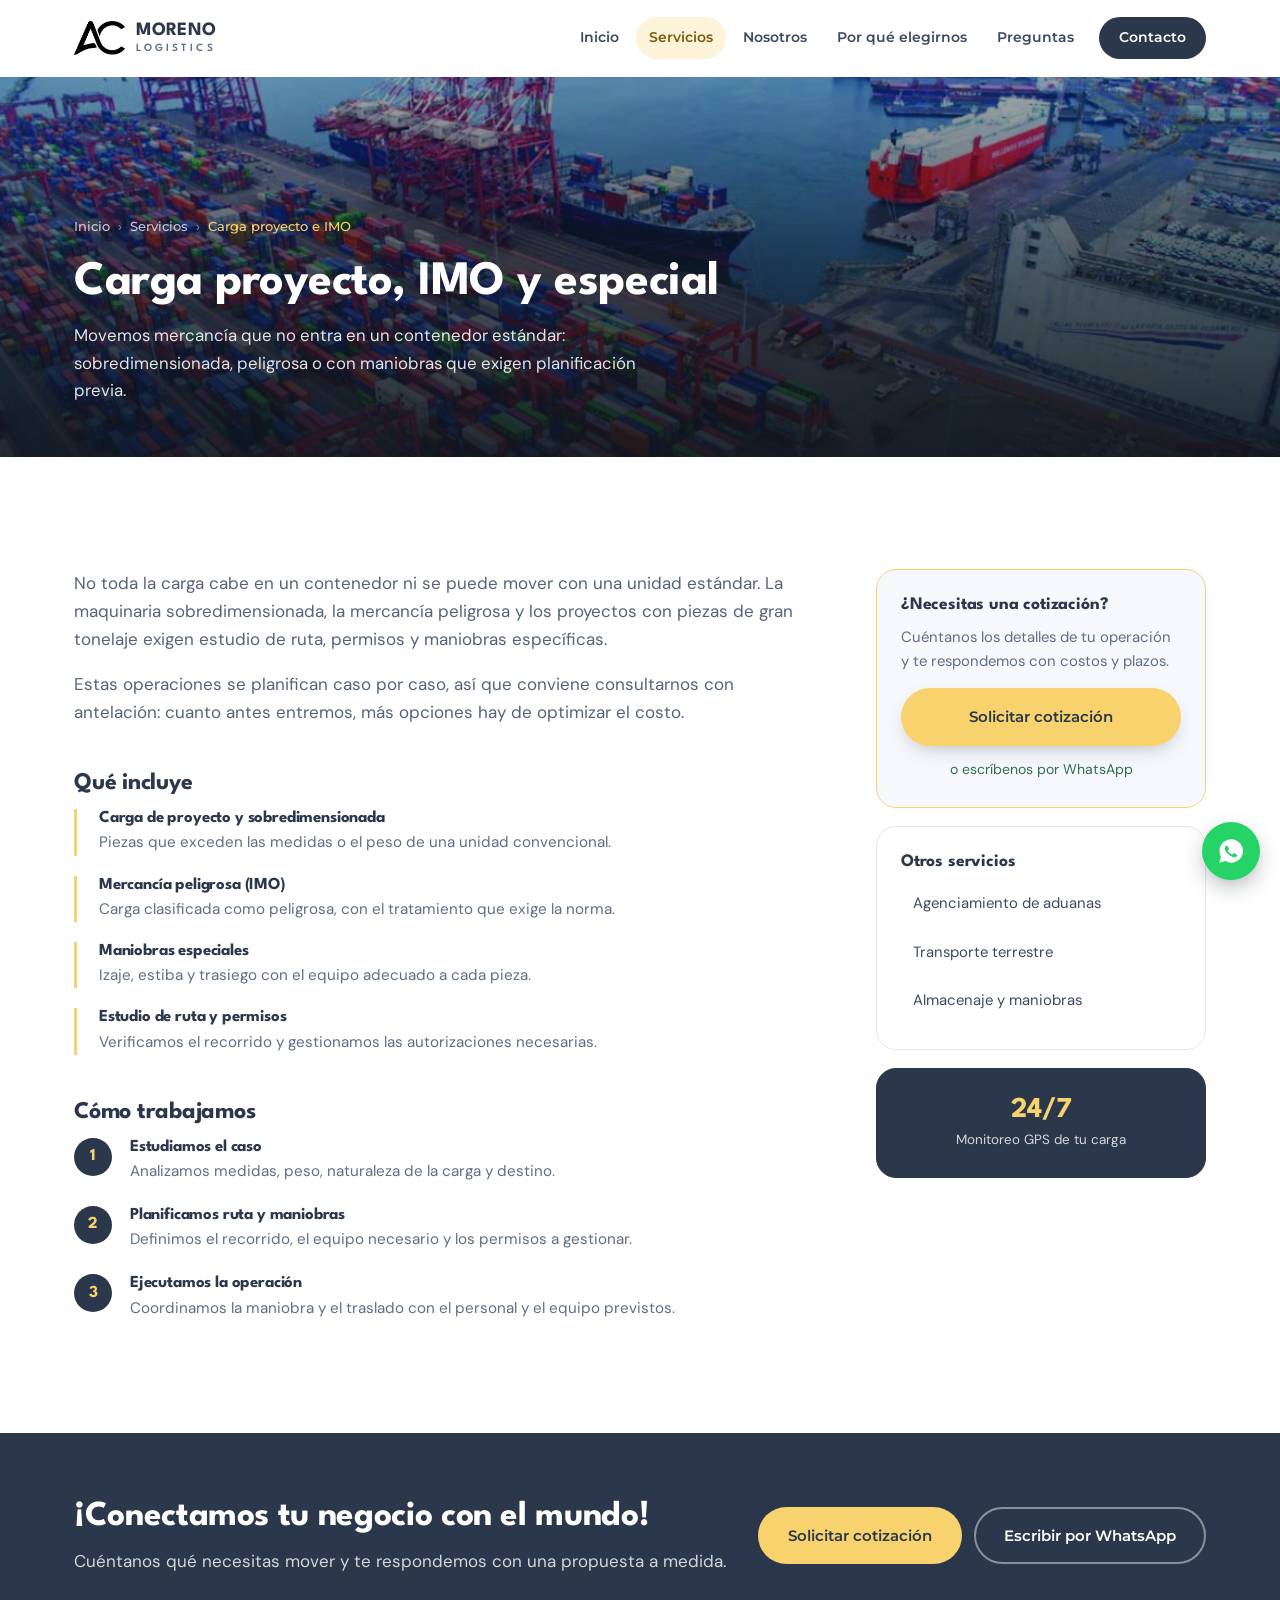
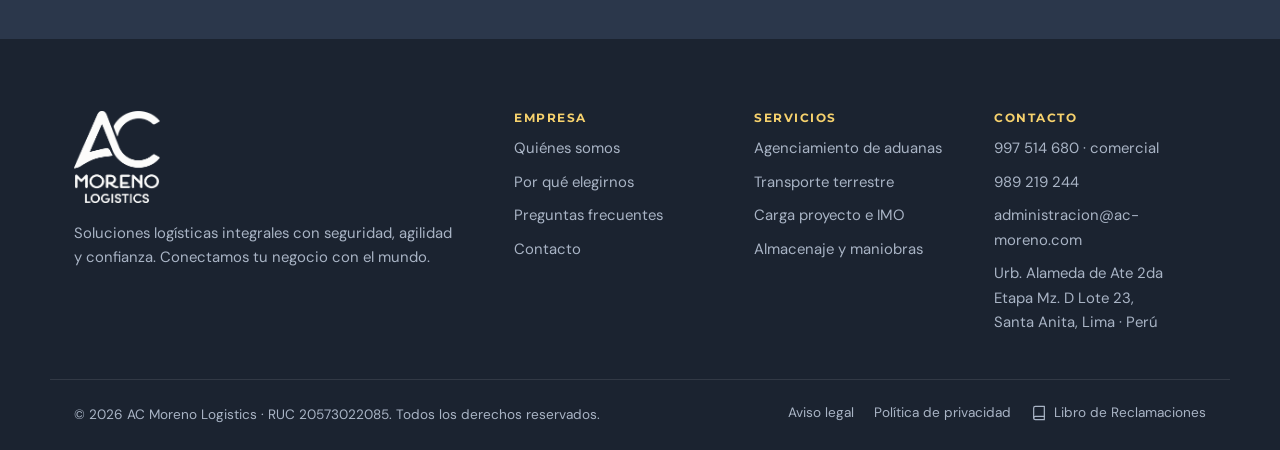
<file: servicio-carga-proyecto-imo.html>
<!DOCTYPE html>
<html lang="es-PE">
<head>
  <meta charset="UTF-8">
  <meta name="viewport" content="width=device-width, initial-scale=1.0">

  <title>Carga proyecto, IMO y especial · AC Moreno Logistics</title>
  <meta name="description" content="Movemos mercancía que no entra en un contenedor estándar: sobredimensionada, peligrosa o con maniobras que exigen planificación previa.">
  <meta name="theme-color" content="#2B374B">
  <link rel="canonical" href="https://www.ac-moreno.com/servicio-carga-proyecto-imo.html">

  <meta property="og:type" content="website">
  <meta property="og:site_name" content="AC Moreno Logistics">
  <meta property="og:title" content="Carga proyecto, IMO y especial · AC Moreno Logistics">
  <meta property="og:description" content="Movemos mercancía que no entra en un contenedor estándar: sobredimensionada, peligrosa o con maniobras que exigen planificación previa.">
  <meta property="og:url" content="https://www.ac-moreno.com/servicio-carga-proyecto-imo.html">
  <meta property="og:image" content="https://www.ac-moreno.com/assets/img/puerto-contenedores.jpg">
  <meta property="og:locale" content="es_PE">
  <meta name="twitter:card" content="summary_large_image">

  <link rel="icon" href="favicon.png" sizes="32x32">
  <link rel="icon" href="assets/img/favicon-512.png" sizes="512x512">
  <link rel="apple-touch-icon" href="assets/img/apple-touch-icon.png">

  <link rel="preload" href="assets/fonts/league-spartan-700-latin.woff2" as="font" type="font/woff2" crossorigin>
  <link rel="preload" href="assets/fonts/dm-sans-400-latin.woff2" as="font" type="font/woff2" crossorigin>
  <link rel="stylesheet" href="assets/css/fonts.css">
  <link rel="stylesheet" href="assets/css/styles.css">
</head>
<body>

  <a class="skip-link" href="#contenido">Saltar al contenido</a>

  <!-- ============ CABECERA (igual en todas las páginas) ============ -->
  <header class="header" id="header">
    <div class="container header__inner">
      <a class="brand" href="index.html" aria-label="AC Moreno Logistics, ir al inicio">
        <img class="brand__mark" src="assets/img/isotipo.png" alt="" width="737" height="493">
        <span class="brand__name">
          <strong>MORENO</strong>
          <em>LOGISTICS</em>
        </span>
      </a>

      <nav class="nav" id="nav" aria-label="Navegación principal">
        <ul class="nav__list">
          <li class="nav__item"><a class="nav__link" href="index.html">Inicio</a></li>
          <li class="nav__item nav__item--has-sub">
            <a class="nav__link is-current" href="servicios.html">Servicios</a>
            <button class="subnav__toggle" aria-expanded="false" aria-label="Mostrar servicios"></button>
            <ul class="subnav">
              <li><a class="subnav__link" href="servicios.html">Todos los servicios</a></li>
            <li><a class="subnav__link" href="servicio-agenciamiento-de-aduanas.html">Agenciamiento de aduanas</a></li>
            <li><a class="subnav__link" href="servicio-transporte-terrestre.html">Transporte terrestre</a></li>
            <li><a class="subnav__link is-current" href="servicio-carga-proyecto-imo.html">Carga proyecto e IMO</a></li>
            <li><a class="subnav__link" href="servicio-almacenaje-y-maniobras.html">Almacenaje y maniobras</a></li>
            </ul>
          </li>
          <li class="nav__item"><a class="nav__link" href="nosotros.html">Nosotros</a></li>
          <li class="nav__item"><a class="nav__link" href="por-que-elegirnos.html">Por qué elegirnos</a></li>
          <li class="nav__item"><a class="nav__link" href="preguntas-frecuentes.html">Preguntas</a></li>
          <li class="nav__item"><a class="nav__link nav__link--cta" href="contacto.html">Contacto</a></li>
        </ul>
      </nav>

      <button class="nav-toggle" id="navToggle" aria-expanded="false" aria-controls="nav" aria-label="Abrir menú">
        <span class="nav-toggle__bar"></span>
        <span class="nav-toggle__bar"></span>
        <span class="nav-toggle__bar"></span>
      </button>
    </div>
  </header>

  <main id="contenido">

    <section class="page-hero">
      <img class="page-hero__img" src="assets/img/puerto-contenedores.jpg" alt="Vista aérea del terminal portuario con contenedores y grúas pórtico" width="1600" height="905">
      <div class="page-hero__veil"></div>
      <div class="container page-hero__inner">
        <nav class="breadcrumb" aria-label="Ruta de navegación">
          <ol>
            <li><a href="index.html">Inicio</a></li>
            <li><a href="servicios.html">Servicios</a></li>
            <li aria-current="page">Carga proyecto e IMO</li>
          </ol>
        </nav>
        <h1 class="page-hero__title">Carga proyecto, IMO y especial</h1>
        <p class="page-hero__text">Movemos mercancía que no entra en un contenedor estándar: sobredimensionada, peligrosa o con maniobras que exigen planificación previa.</p>
      </div>
    </section>

    <section class="section">
      <div class="container servicio">

        <div class="servicio__cuerpo reveal">
          <div class="prosa">
          <p>No toda la carga cabe en un contenedor ni se puede mover con una unidad estándar. La maquinaria sobredimensionada, la mercancía peligrosa y los proyectos con piezas de gran tonelaje exigen estudio de ruta, permisos y maniobras específicas.</p>
          <p>Estas operaciones se planifican caso por caso, así que conviene consultarnos con antelación: cuanto antes entremos, más opciones hay de optimizar el costo.</p>
          </div>

          <h2 class="bloque__titulo">Qué incluye</h2>
          <ul class="detalle">
            <li>
              <h3>Carga de proyecto y sobredimensionada</h3>
              <p>Piezas que exceden las medidas o el peso de una unidad convencional.</p>
            </li>
            <li>
              <h3>Mercancía peligrosa (IMO)</h3>
              <p>Carga clasificada como peligrosa, con el tratamiento que exige la norma.</p>
            </li>
            <li>
              <h3>Maniobras especiales</h3>
              <p>Izaje, estiba y trasiego con el equipo adecuado a cada pieza.</p>
            </li>
            <li>
              <h3>Estudio de ruta y permisos</h3>
              <p>Verificamos el recorrido y gestionamos las autorizaciones necesarias.</p>
            </li>
          </ul>

          <h2 class="bloque__titulo">Cómo trabajamos</h2>
          <ol class="pasos">
            <li>
              <h3>Estudiamos el caso</h3>
              <p>Analizamos medidas, peso, naturaleza de la carga y destino.</p>
            </li>
            <li>
              <h3>Planificamos ruta y maniobras</h3>
              <p>Definimos el recorrido, el equipo necesario y los permisos a gestionar.</p>
            </li>
            <li>
              <h3>Ejecutamos la operación</h3>
              <p>Coordinamos la maniobra y el traslado con el personal y el equipo previstos.</p>
            </li>
          </ol>
        </div>

        <aside class="servicio__lado reveal">
          <div class="lado-card lado-card--cta">
            <h2>¿Necesitas una cotización?</h2>
            <p>Cuéntanos los detalles de tu operación y te respondemos con costos y plazos.</p>
            <a class="btn btn--primary btn--block" href="contacto.html">Solicitar cotización</a>
            <a class="wa-link" href="https://wa.me/51997514680" target="_blank" rel="noopener">o escríbenos por WhatsApp</a>
          </div>

          <nav class="lado-card" aria-label="Otros servicios">
            <h2>Otros servicios</h2>
            <ul class="lado-lista">
            <li><a href="servicio-agenciamiento-de-aduanas.html">Agenciamiento de aduanas</a></li>
            <li><a href="servicio-transporte-terrestre.html">Transporte terrestre</a></li>
            <li><a href="servicio-almacenaje-y-maniobras.html">Almacenaje y maniobras</a></li>
            </ul>
          </nav>

          <div class="lado-card lado-card--dato">
            <strong>24/7</strong>
            <span>Monitoreo GPS de tu carga</span>
          </div>
        </aside>

      </div>
    </section>

    <section class="cta-band">
      <div class="container cta-band__inner reveal">
        <div>
          <h2 class="cta-band__title">¡Conectamos tu negocio con el mundo!</h2>
          <p class="cta-band__text">Cuéntanos qué necesitas mover y te respondemos con una propuesta a medida.</p>
        </div>
        <div class="cta-band__actions">
          <a class="btn btn--primary" href="contacto.html">Solicitar cotización</a>
          <a class="btn btn--outline" href="https://wa.me/51997514680" target="_blank" rel="noopener">Escribir por WhatsApp</a>
        </div>
      </div>
    </section>

  </main>

  <!-- ============ PIE (igual en todas las páginas) ============ -->
  <footer class="footer">
    <div class="container footer__inner">
      <div class="footer__brand">
        <img class="footer__logo" src="assets/img/logo.png" alt="AC Moreno Logistics" width="737" height="789">
        <p>
          Soluciones logísticas integrales con seguridad, agilidad y confianza.
          Conectamos tu negocio con el mundo.
        </p>
      </div>

      <nav class="footer__nav" aria-label="Enlaces del pie">
        <div>
          <h2>Empresa</h2>
          <ul>
            <li><a href="nosotros.html">Quiénes somos</a></li>
            <li><a href="por-que-elegirnos.html">Por qué elegirnos</a></li>
            <li><a href="preguntas-frecuentes.html">Preguntas frecuentes</a></li>
            <li><a href="contacto.html">Contacto</a></li>
          </ul>
        </div>
        <div>
          <h2>Servicios</h2>
          <ul>
            <li><a href="servicio-agenciamiento-de-aduanas.html">Agenciamiento de aduanas</a></li>
            <li><a href="servicio-transporte-terrestre.html">Transporte terrestre</a></li>
            <li><a href="servicio-carga-proyecto-imo.html">Carga proyecto e IMO</a></li>
            <li><a href="servicio-almacenaje-y-maniobras.html">Almacenaje y maniobras</a></li>
          </ul>
        </div>
        <div>
          <h2>Contacto</h2>
          <ul>
            <li><a href="tel:+51997514680">997 514 680</a> &middot; comercial</li>
            <li><a href="tel:+51989219244">989 219 244</a></li>
            <li><a href="mailto:administracion@ac-moreno.com">administracion@ac-moreno.com</a></li>
            <li>Urb. Alameda de Ate 2da Etapa Mz. D Lote 23,<br>Santa Anita, Lima · Perú</li>
          </ul>
        </div>
      </nav>
    </div>

    <div class="container footer__bottom">
      <p class="footer__copy">
        &copy; <span id="year">2026</span> AC Moreno Logistics &middot; RUC 20573022085.
        Todos los derechos reservados.
      </p>
      <ul class="footer__legal">
        <!-- ==== PENDIENTE: crear estas dos páginas y enlazarlas ==== -->
        <li><a href="#">Aviso legal</a></li>
        <li><a href="#">Política de privacidad</a></li>
        <li>
          <a class="footer__libro" href="libro-de-reclamaciones.html">
            <svg viewBox="0 0 24 24" fill="none" stroke="currentColor" stroke-width="1.8" stroke-linecap="round" stroke-linejoin="round" aria-hidden="true"><path d="M4 19.5A2.5 2.5 0 0 1 6.5 17H20"/><path d="M6.5 2H20v20H6.5A2.5 2.5 0 0 1 4 19.5v-15A2.5 2.5 0 0 1 6.5 2Z"/></svg>
            Libro de Reclamaciones
          </a>
        </li>
      </ul>
    </div>
  </footer>

  <!-- Botón flotante de WhatsApp. El número lo reparte assets/js/main.js -->
  <a class="wa-float" href="https://wa.me/51997514680" target="_blank" rel="noopener"
     aria-label="Escribirnos por WhatsApp">
    <svg viewBox="0 0 24 24" fill="currentColor" aria-hidden="true"><path d="M12 2a10 10 0 0 0-8.6 15L2 22l5.2-1.4A10 10 0 1 0 12 2Zm5.3 14.1c-.2.6-1.3 1.2-1.8 1.2-.5.1-1 .1-1.7-.1-.4-.1-.9-.3-1.5-.6-2.7-1.2-4.4-3.9-4.6-4.1-.1-.2-1-1.4-1-2.6 0-1.2.6-1.8.9-2 .2-.3.5-.3.7-.3h.5c.2 0 .4 0 .6.5l.8 1.9c.1.1.1.3 0 .5l-.3.5-.4.4c-.1.1-.3.3-.1.6.1.3.6 1.1 1.4 1.8 1 .8 1.7 1.1 2 1.2.3.1.4.1.6-.1l.8-1c.2-.2.4-.2.6-.1l1.8.9c.2.1.4.2.5.3.1.2.1.6-.1 1.1Z"/></svg>
    <span class="wa-float__label">¿Cómo podemos ayudarte?</span>
  </a>

  <script src="assets/js/main.js"></script>
</body>
</html>
</file>
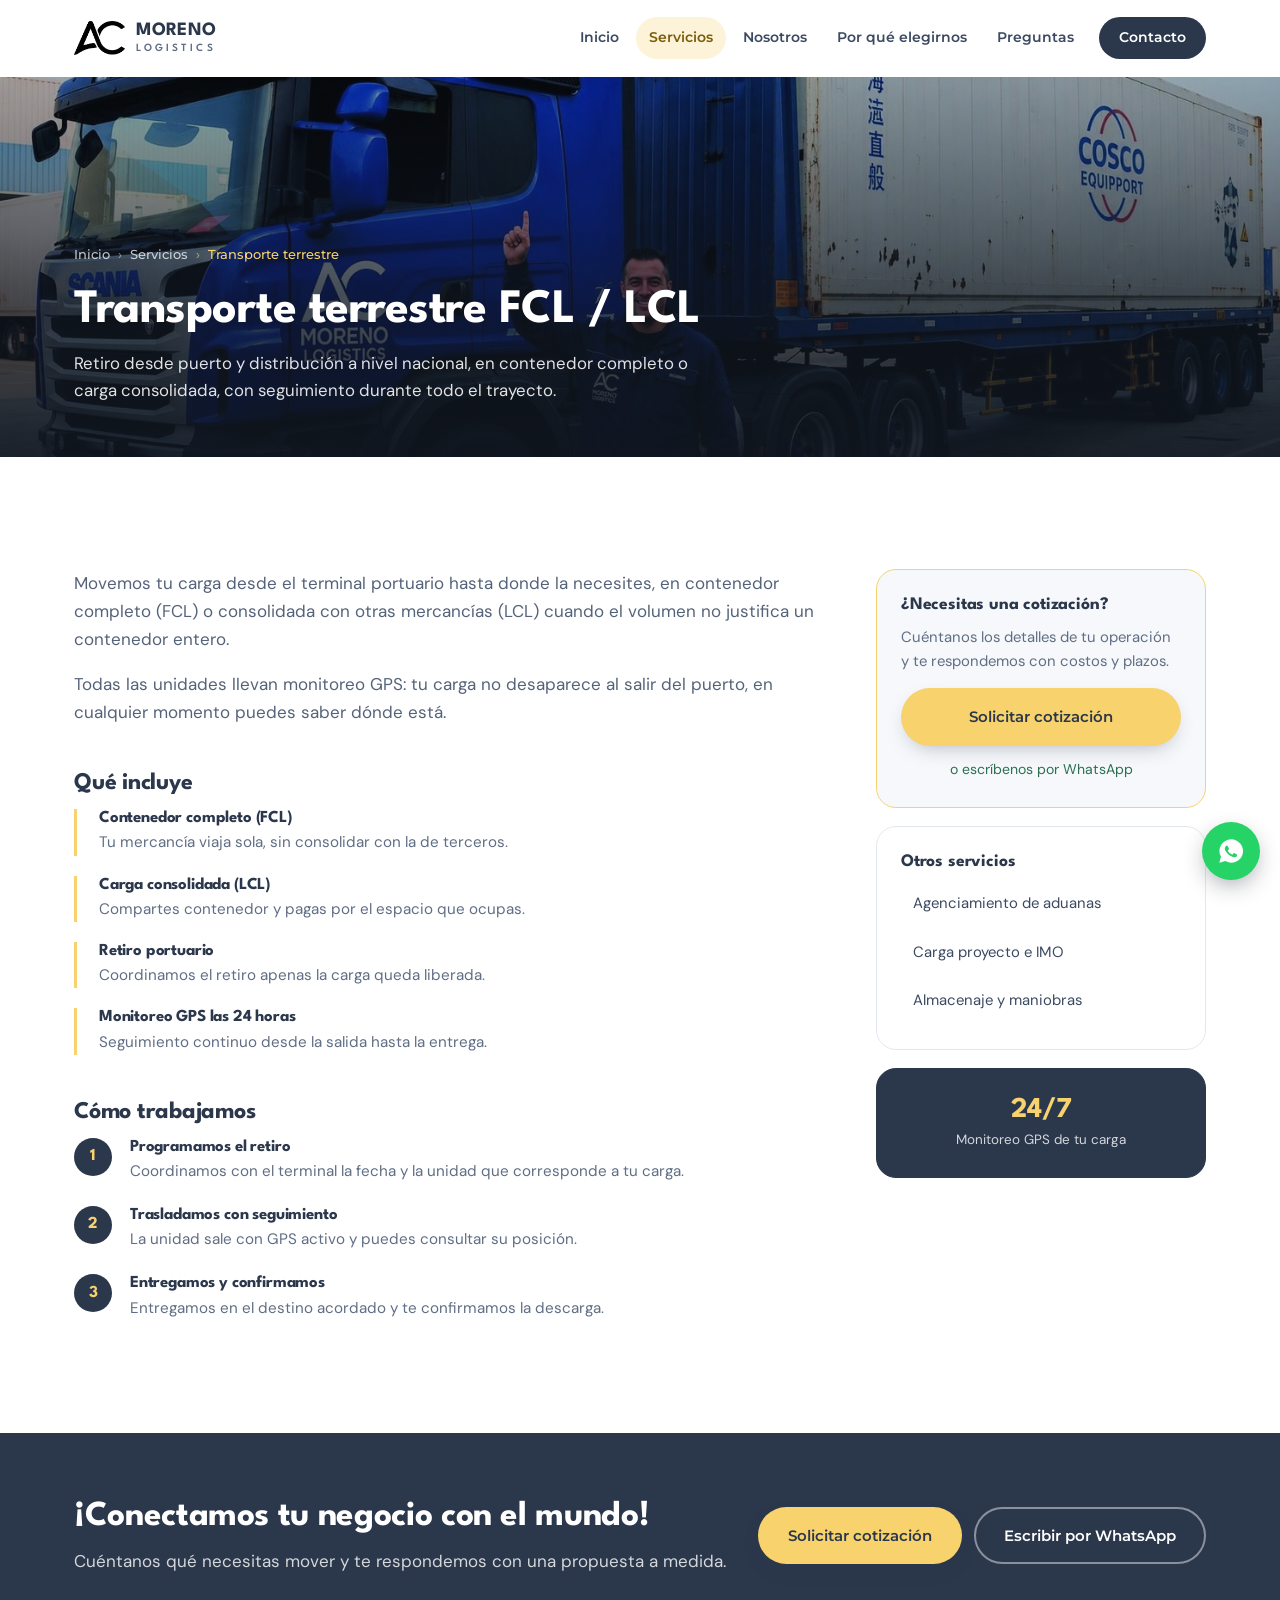
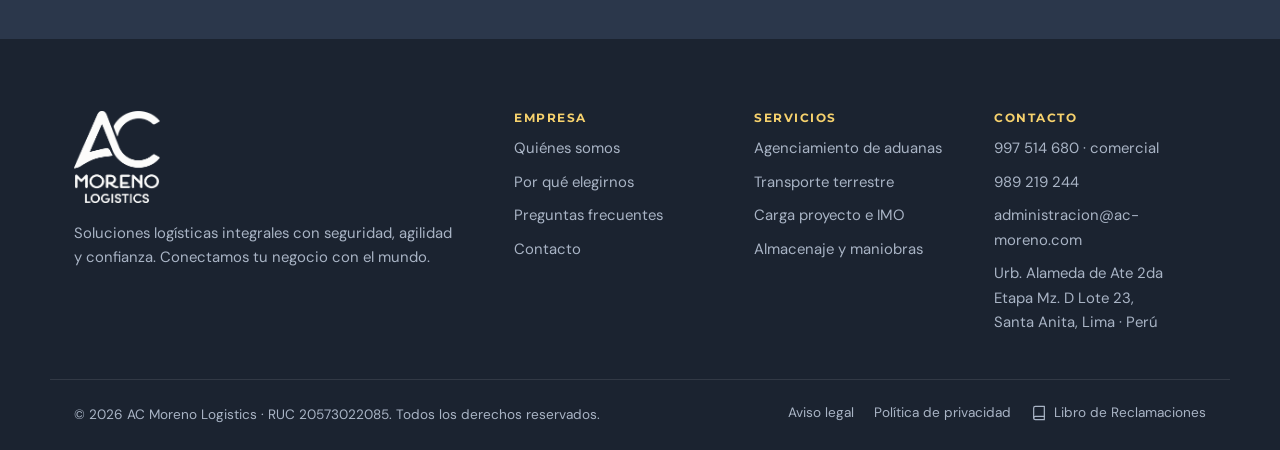
<file: servicio-transporte-terrestre.html>
<!DOCTYPE html>
<html lang="es-PE">
<head>
  <meta charset="UTF-8">
  <meta name="viewport" content="width=device-width, initial-scale=1.0">

  <title>Transporte terrestre FCL / LCL · AC Moreno Logistics</title>
  <meta name="description" content="Retiro desde puerto y distribución a nivel nacional, en contenedor completo o carga consolidada, con seguimiento durante todo el trayecto.">
  <meta name="theme-color" content="#2B374B">
  <link rel="canonical" href="https://www.ac-moreno.com/servicio-transporte-terrestre.html">

  <meta property="og:type" content="website">
  <meta property="og:site_name" content="AC Moreno Logistics">
  <meta property="og:title" content="Transporte terrestre FCL / LCL · AC Moreno Logistics">
  <meta property="og:description" content="Retiro desde puerto y distribución a nivel nacional, en contenedor completo o carga consolidada, con seguimiento durante todo el trayecto.">
  <meta property="og:url" content="https://www.ac-moreno.com/servicio-transporte-terrestre.html">
  <meta property="og:image" content="https://www.ac-moreno.com/assets/img/camion-scania-conductor.jpg">
  <meta property="og:locale" content="es_PE">
  <meta name="twitter:card" content="summary_large_image">

  <link rel="icon" href="favicon.png" sizes="32x32">
  <link rel="icon" href="assets/img/favicon-512.png" sizes="512x512">
  <link rel="apple-touch-icon" href="assets/img/apple-touch-icon.png">

  <link rel="preload" href="assets/fonts/league-spartan-700-latin.woff2" as="font" type="font/woff2" crossorigin>
  <link rel="preload" href="assets/fonts/dm-sans-400-latin.woff2" as="font" type="font/woff2" crossorigin>
  <link rel="stylesheet" href="assets/css/fonts.css">
  <link rel="stylesheet" href="assets/css/styles.css">
</head>
<body>

  <a class="skip-link" href="#contenido">Saltar al contenido</a>

  <!-- ============ CABECERA (igual en todas las páginas) ============ -->
  <header class="header" id="header">
    <div class="container header__inner">
      <a class="brand" href="index.html" aria-label="AC Moreno Logistics, ir al inicio">
        <img class="brand__mark" src="assets/img/isotipo.png" alt="" width="737" height="493">
        <span class="brand__name">
          <strong>MORENO</strong>
          <em>LOGISTICS</em>
        </span>
      </a>

      <nav class="nav" id="nav" aria-label="Navegación principal">
        <ul class="nav__list">
          <li class="nav__item"><a class="nav__link" href="index.html">Inicio</a></li>
          <li class="nav__item nav__item--has-sub">
            <a class="nav__link is-current" href="servicios.html">Servicios</a>
            <button class="subnav__toggle" aria-expanded="false" aria-label="Mostrar servicios"></button>
            <ul class="subnav">
              <li><a class="subnav__link" href="servicios.html">Todos los servicios</a></li>
            <li><a class="subnav__link" href="servicio-agenciamiento-de-aduanas.html">Agenciamiento de aduanas</a></li>
            <li><a class="subnav__link is-current" href="servicio-transporte-terrestre.html">Transporte terrestre</a></li>
            <li><a class="subnav__link" href="servicio-carga-proyecto-imo.html">Carga proyecto e IMO</a></li>
            <li><a class="subnav__link" href="servicio-almacenaje-y-maniobras.html">Almacenaje y maniobras</a></li>
            </ul>
          </li>
          <li class="nav__item"><a class="nav__link" href="nosotros.html">Nosotros</a></li>
          <li class="nav__item"><a class="nav__link" href="por-que-elegirnos.html">Por qué elegirnos</a></li>
          <li class="nav__item"><a class="nav__link" href="preguntas-frecuentes.html">Preguntas</a></li>
          <li class="nav__item"><a class="nav__link nav__link--cta" href="contacto.html">Contacto</a></li>
        </ul>
      </nav>

      <button class="nav-toggle" id="navToggle" aria-expanded="false" aria-controls="nav" aria-label="Abrir menú">
        <span class="nav-toggle__bar"></span>
        <span class="nav-toggle__bar"></span>
        <span class="nav-toggle__bar"></span>
      </button>
    </div>
  </header>

  <main id="contenido">

    <section class="page-hero">
      <img class="page-hero__img" src="assets/img/camion-scania-conductor.jpg" alt="Conductor de AC Moreno Logistics junto a su unidad Scania con contenedor" width="1600" height="905">
      <div class="page-hero__veil"></div>
      <div class="container page-hero__inner">
        <nav class="breadcrumb" aria-label="Ruta de navegación">
          <ol>
            <li><a href="index.html">Inicio</a></li>
            <li><a href="servicios.html">Servicios</a></li>
            <li aria-current="page">Transporte terrestre</li>
          </ol>
        </nav>
        <h1 class="page-hero__title">Transporte terrestre FCL / LCL</h1>
        <p class="page-hero__text">Retiro desde puerto y distribución a nivel nacional, en contenedor completo o carga consolidada, con seguimiento durante todo el trayecto.</p>
      </div>
    </section>

    <section class="section">
      <div class="container servicio">

        <div class="servicio__cuerpo reveal">
          <div class="prosa">
          <p>Movemos tu carga desde el terminal portuario hasta donde la necesites, en contenedor completo (FCL) o consolidada con otras mercancías (LCL) cuando el volumen no justifica un contenedor entero.</p>
          <p>Todas las unidades llevan monitoreo GPS: tu carga no desaparece al salir del puerto, en cualquier momento puedes saber dónde está.</p>
          </div>

          <h2 class="bloque__titulo">Qué incluye</h2>
          <ul class="detalle">
            <li>
              <h3>Contenedor completo (FCL)</h3>
              <p>Tu mercancía viaja sola, sin consolidar con la de terceros.</p>
            </li>
            <li>
              <h3>Carga consolidada (LCL)</h3>
              <p>Compartes contenedor y pagas por el espacio que ocupas.</p>
            </li>
            <li>
              <h3>Retiro portuario</h3>
              <p>Coordinamos el retiro apenas la carga queda liberada.</p>
            </li>
            <li>
              <h3>Monitoreo GPS las 24 horas</h3>
              <p>Seguimiento continuo desde la salida hasta la entrega.</p>
            </li>
          </ul>

          <h2 class="bloque__titulo">Cómo trabajamos</h2>
          <ol class="pasos">
            <li>
              <h3>Programamos el retiro</h3>
              <p>Coordinamos con el terminal la fecha y la unidad que corresponde a tu carga.</p>
            </li>
            <li>
              <h3>Trasladamos con seguimiento</h3>
              <p>La unidad sale con GPS activo y puedes consultar su posición.</p>
            </li>
            <li>
              <h3>Entregamos y confirmamos</h3>
              <p>Entregamos en el destino acordado y te confirmamos la descarga.</p>
            </li>
          </ol>
        </div>

        <aside class="servicio__lado reveal">
          <div class="lado-card lado-card--cta">
            <h2>¿Necesitas una cotización?</h2>
            <p>Cuéntanos los detalles de tu operación y te respondemos con costos y plazos.</p>
            <a class="btn btn--primary btn--block" href="contacto.html">Solicitar cotización</a>
            <a class="wa-link" href="https://wa.me/51997514680" target="_blank" rel="noopener">o escríbenos por WhatsApp</a>
          </div>

          <nav class="lado-card" aria-label="Otros servicios">
            <h2>Otros servicios</h2>
            <ul class="lado-lista">
            <li><a href="servicio-agenciamiento-de-aduanas.html">Agenciamiento de aduanas</a></li>
            <li><a href="servicio-carga-proyecto-imo.html">Carga proyecto e IMO</a></li>
            <li><a href="servicio-almacenaje-y-maniobras.html">Almacenaje y maniobras</a></li>
            </ul>
          </nav>

          <div class="lado-card lado-card--dato">
            <strong>24/7</strong>
            <span>Monitoreo GPS de tu carga</span>
          </div>
        </aside>

      </div>
    </section>

    <section class="cta-band">
      <div class="container cta-band__inner reveal">
        <div>
          <h2 class="cta-band__title">¡Conectamos tu negocio con el mundo!</h2>
          <p class="cta-band__text">Cuéntanos qué necesitas mover y te respondemos con una propuesta a medida.</p>
        </div>
        <div class="cta-band__actions">
          <a class="btn btn--primary" href="contacto.html">Solicitar cotización</a>
          <a class="btn btn--outline" href="https://wa.me/51997514680" target="_blank" rel="noopener">Escribir por WhatsApp</a>
        </div>
      </div>
    </section>

  </main>

  <!-- ============ PIE (igual en todas las páginas) ============ -->
  <footer class="footer">
    <div class="container footer__inner">
      <div class="footer__brand">
        <img class="footer__logo" src="assets/img/logo.png" alt="AC Moreno Logistics" width="737" height="789">
        <p>
          Soluciones logísticas integrales con seguridad, agilidad y confianza.
          Conectamos tu negocio con el mundo.
        </p>
      </div>

      <nav class="footer__nav" aria-label="Enlaces del pie">
        <div>
          <h2>Empresa</h2>
          <ul>
            <li><a href="nosotros.html">Quiénes somos</a></li>
            <li><a href="por-que-elegirnos.html">Por qué elegirnos</a></li>
            <li><a href="preguntas-frecuentes.html">Preguntas frecuentes</a></li>
            <li><a href="contacto.html">Contacto</a></li>
          </ul>
        </div>
        <div>
          <h2>Servicios</h2>
          <ul>
            <li><a href="servicio-agenciamiento-de-aduanas.html">Agenciamiento de aduanas</a></li>
            <li><a href="servicio-transporte-terrestre.html">Transporte terrestre</a></li>
            <li><a href="servicio-carga-proyecto-imo.html">Carga proyecto e IMO</a></li>
            <li><a href="servicio-almacenaje-y-maniobras.html">Almacenaje y maniobras</a></li>
          </ul>
        </div>
        <div>
          <h2>Contacto</h2>
          <ul>
            <li><a href="tel:+51997514680">997 514 680</a> &middot; comercial</li>
            <li><a href="tel:+51989219244">989 219 244</a></li>
            <li><a href="mailto:administracion@ac-moreno.com">administracion@ac-moreno.com</a></li>
            <li>Urb. Alameda de Ate 2da Etapa Mz. D Lote 23,<br>Santa Anita, Lima · Perú</li>
          </ul>
        </div>
      </nav>
    </div>

    <div class="container footer__bottom">
      <p class="footer__copy">
        &copy; <span id="year">2026</span> AC Moreno Logistics &middot; RUC 20573022085.
        Todos los derechos reservados.
      </p>
      <ul class="footer__legal">
        <!-- ==== PENDIENTE: crear estas dos páginas y enlazarlas ==== -->
        <li><a href="#">Aviso legal</a></li>
        <li><a href="#">Política de privacidad</a></li>
        <li>
          <a class="footer__libro" href="libro-de-reclamaciones.html">
            <svg viewBox="0 0 24 24" fill="none" stroke="currentColor" stroke-width="1.8" stroke-linecap="round" stroke-linejoin="round" aria-hidden="true"><path d="M4 19.5A2.5 2.5 0 0 1 6.5 17H20"/><path d="M6.5 2H20v20H6.5A2.5 2.5 0 0 1 4 19.5v-15A2.5 2.5 0 0 1 6.5 2Z"/></svg>
            Libro de Reclamaciones
          </a>
        </li>
      </ul>
    </div>
  </footer>

  <!-- Botón flotante de WhatsApp. El número lo reparte assets/js/main.js -->
  <a class="wa-float" href="https://wa.me/51997514680" target="_blank" rel="noopener"
     aria-label="Escribirnos por WhatsApp">
    <svg viewBox="0 0 24 24" fill="currentColor" aria-hidden="true"><path d="M12 2a10 10 0 0 0-8.6 15L2 22l5.2-1.4A10 10 0 1 0 12 2Zm5.3 14.1c-.2.6-1.3 1.2-1.8 1.2-.5.1-1 .1-1.7-.1-.4-.1-.9-.3-1.5-.6-2.7-1.2-4.4-3.9-4.6-4.1-.1-.2-1-1.4-1-2.6 0-1.2.6-1.8.9-2 .2-.3.5-.3.7-.3h.5c.2 0 .4 0 .6.5l.8 1.9c.1.1.1.3 0 .5l-.3.5-.4.4c-.1.1-.3.3-.1.6.1.3.6 1.1 1.4 1.8 1 .8 1.7 1.1 2 1.2.3.1.4.1.6-.1l.8-1c.2-.2.4-.2.6-.1l1.8.9c.2.1.4.2.5.3.1.2.1.6-.1 1.1Z"/></svg>
    <span class="wa-float__label">¿Cómo podemos ayudarte?</span>
  </a>

  <script src="assets/js/main.js"></script>
</body>
</html>
</file>
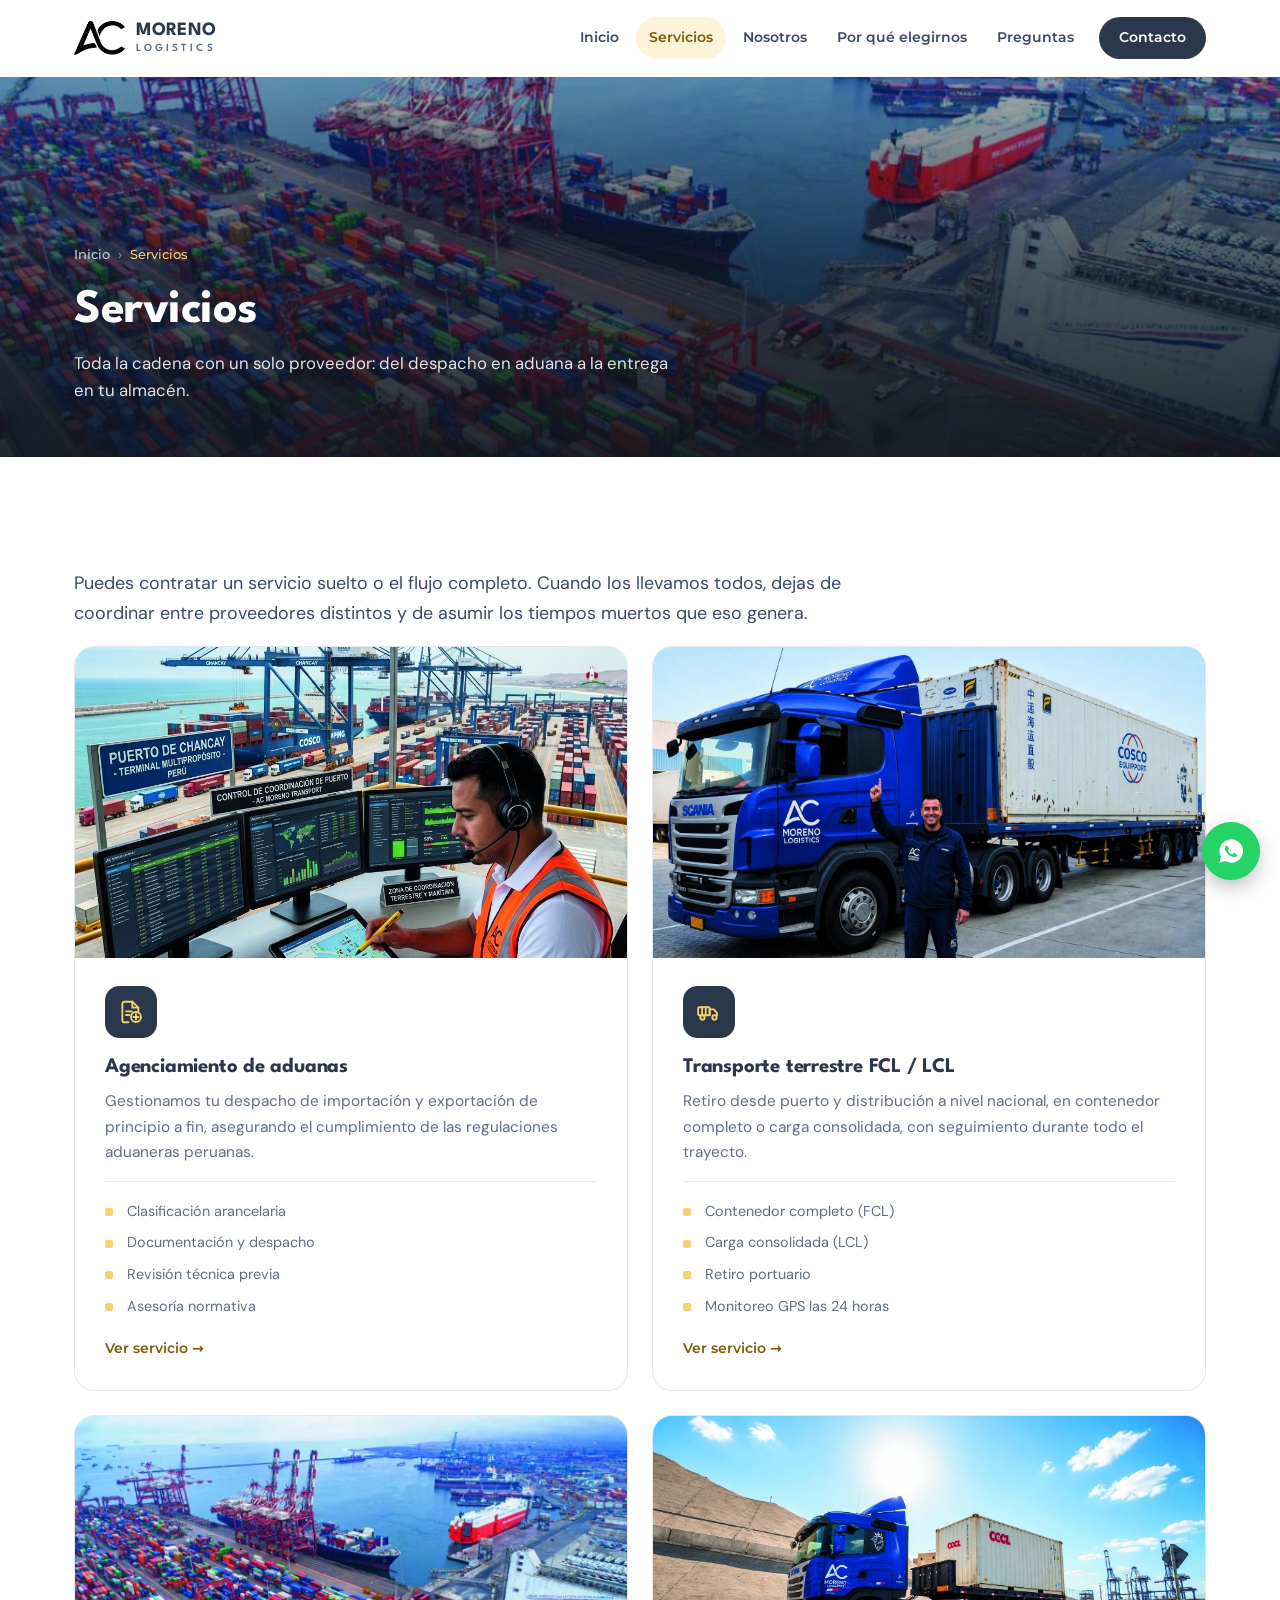
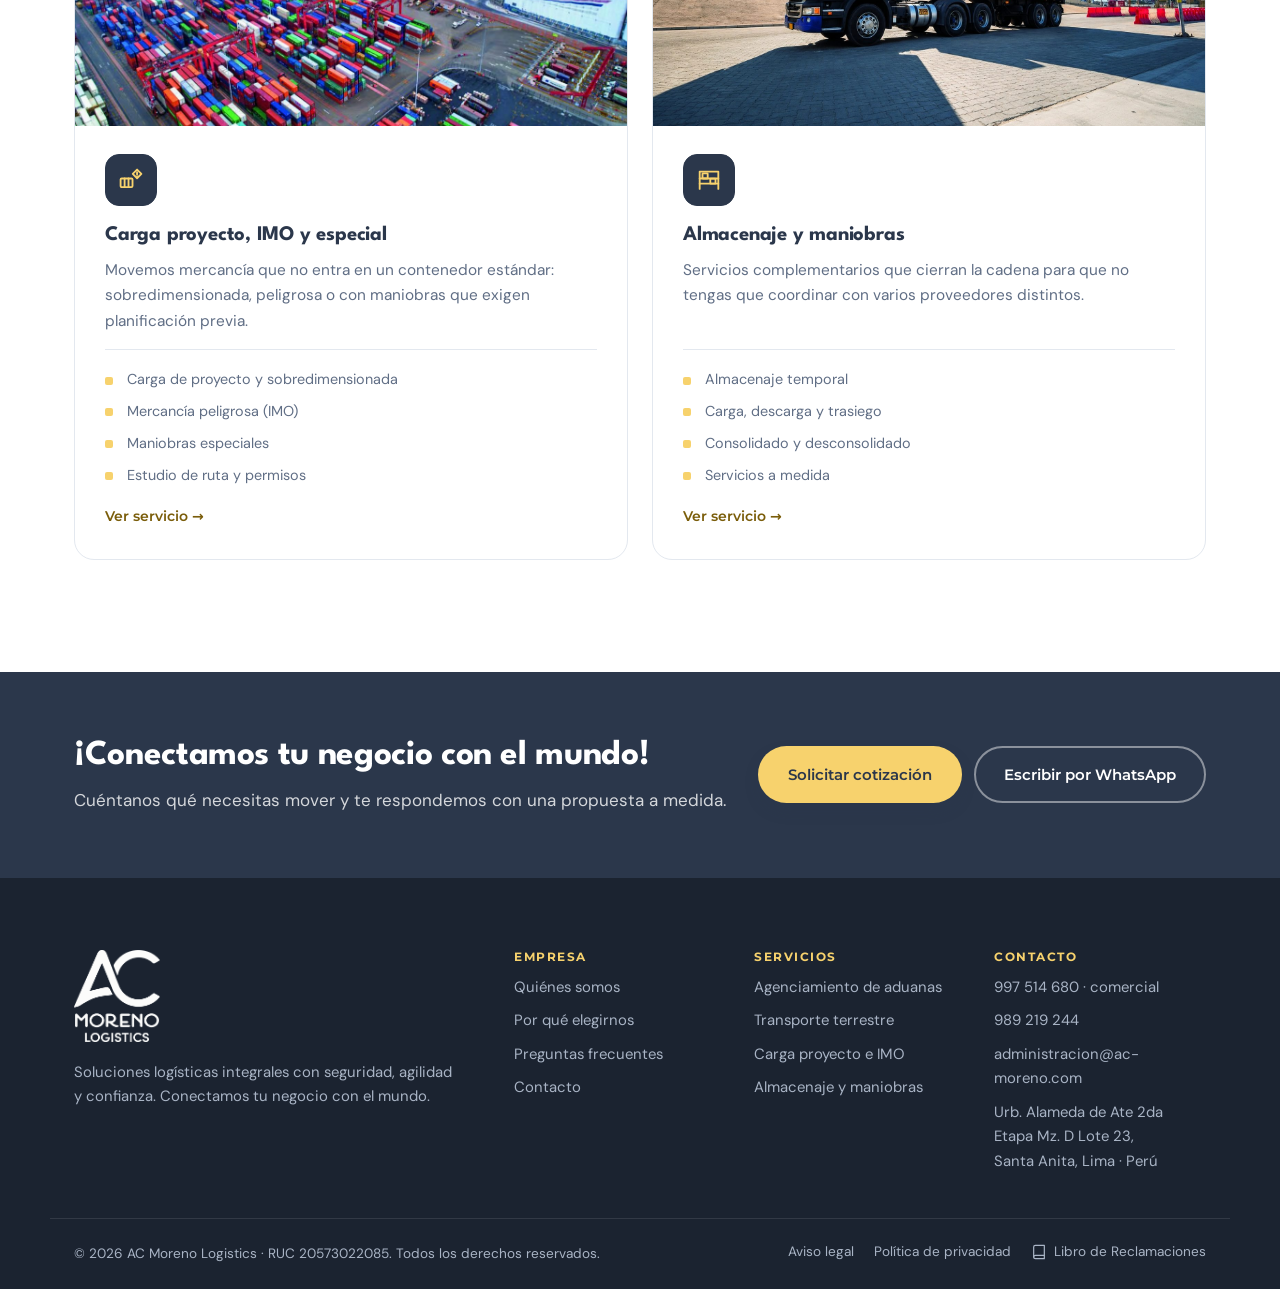
<file: servicios.html>
<!DOCTYPE html>
<html lang="es-PE">
<head>
  <meta charset="UTF-8">
  <meta name="viewport" content="width=device-width, initial-scale=1.0">

  <title>Servicios · AC Moreno Logistics</title>
  <meta name="description" content="Agenciamiento de aduanas, transporte terrestre FCL/LCL, carga proyecto e IMO, y almacenaje y maniobras. Toda la cadena logística con un solo proveedor.">
  <meta name="theme-color" content="#2B374B">
  <link rel="canonical" href="https://www.ac-moreno.com/servicios.html">

  <meta property="og:type" content="website">
  <meta property="og:site_name" content="AC Moreno Logistics">
  <meta property="og:title" content="Servicios · AC Moreno Logistics">
  <meta property="og:description" content="Agenciamiento de aduanas, transporte terrestre FCL/LCL, carga proyecto e IMO, y almacenaje y maniobras. Toda la cadena logística con un solo proveedor.">
  <meta property="og:url" content="https://www.ac-moreno.com/servicios.html">
  <meta property="og:image" content="https://www.ac-moreno.com/assets/img/puerto-contenedores.jpg">
  <meta property="og:locale" content="es_PE">
  <meta name="twitter:card" content="summary_large_image">

  <link rel="icon" href="favicon.png" sizes="32x32">
  <link rel="icon" href="assets/img/favicon-512.png" sizes="512x512">
  <link rel="apple-touch-icon" href="assets/img/apple-touch-icon.png">

  <link rel="preload" href="assets/fonts/league-spartan-700-latin.woff2" as="font" type="font/woff2" crossorigin>
  <link rel="preload" href="assets/fonts/dm-sans-400-latin.woff2" as="font" type="font/woff2" crossorigin>
  <link rel="stylesheet" href="assets/css/fonts.css">
  <link rel="stylesheet" href="assets/css/styles.css">
</head>
<body>

  <a class="skip-link" href="#contenido">Saltar al contenido</a>

  <!-- ============ CABECERA (igual en todas las páginas) ============ -->
  <header class="header" id="header">
    <div class="container header__inner">
      <a class="brand" href="index.html" aria-label="AC Moreno Logistics, ir al inicio">
        <img class="brand__mark" src="assets/img/isotipo.png" alt="" width="737" height="493">
        <span class="brand__name">
          <strong>MORENO</strong>
          <em>LOGISTICS</em>
        </span>
      </a>

      <nav class="nav" id="nav" aria-label="Navegación principal">
        <ul class="nav__list">
          <li class="nav__item"><a class="nav__link" href="index.html">Inicio</a></li>
          <li class="nav__item nav__item--has-sub">
            <a class="nav__link is-current" href="servicios.html">Servicios</a>
            <button class="subnav__toggle" aria-expanded="false" aria-label="Mostrar servicios"></button>
            <ul class="subnav">
              <li><a class="subnav__link is-current" href="servicios.html">Todos los servicios</a></li>
            <li><a class="subnav__link" href="servicio-agenciamiento-de-aduanas.html">Agenciamiento de aduanas</a></li>
            <li><a class="subnav__link" href="servicio-transporte-terrestre.html">Transporte terrestre</a></li>
            <li><a class="subnav__link" href="servicio-carga-proyecto-imo.html">Carga proyecto e IMO</a></li>
            <li><a class="subnav__link" href="servicio-almacenaje-y-maniobras.html">Almacenaje y maniobras</a></li>
            </ul>
          </li>
          <li class="nav__item"><a class="nav__link" href="nosotros.html">Nosotros</a></li>
          <li class="nav__item"><a class="nav__link" href="por-que-elegirnos.html">Por qué elegirnos</a></li>
          <li class="nav__item"><a class="nav__link" href="preguntas-frecuentes.html">Preguntas</a></li>
          <li class="nav__item"><a class="nav__link nav__link--cta" href="contacto.html">Contacto</a></li>
        </ul>
      </nav>

      <button class="nav-toggle" id="navToggle" aria-expanded="false" aria-controls="nav" aria-label="Abrir menú">
        <span class="nav-toggle__bar"></span>
        <span class="nav-toggle__bar"></span>
        <span class="nav-toggle__bar"></span>
      </button>
    </div>
  </header>

  <main id="contenido">

    <section class="page-hero">
      <img class="page-hero__img" src="assets/img/puerto-contenedores.jpg" alt="Vista aérea del terminal portuario con contenedores y grúas pórtico" width="1600" height="905">
      <div class="page-hero__veil"></div>
      <div class="container page-hero__inner">
        <nav class="breadcrumb" aria-label="Ruta de navegación">
          <ol>
            <li><a href="index.html">Inicio</a></li>
            <li aria-current="page">Servicios</li>
          </ol>
        </nav>
        <h1 class="page-hero__title">Servicios</h1>
        <p class="page-hero__text">Toda la cadena con un solo proveedor: del despacho en aduana a la entrega en tu almacén.</p>
      </div>
    </section>

    <section class="section">
      <div class="container">
        <div class="prosa reveal">
          <p class="destacado">
            Puedes contratar un servicio suelto o el flujo completo. Cuando los llevamos todos,
            dejas de coordinar entre proveedores distintos y de asumir los tiempos muertos que
            eso genera.
          </p>
        </div>
        <div class="grid grid--2">
          <article class="card card--link reveal">
            <a class="card__media" href="servicio-agenciamiento-de-aduanas.html" tabindex="-1" aria-hidden="true">
              <img src="assets/img/centro-monitoreo-chancay.jpg" alt="" loading="lazy" width="800" height="450">
            </a>
            <div class="card__body">
              <div class="card__icon">
                <svg viewBox="0 0 24 24" fill="none" stroke="currentColor" stroke-width="1.7" stroke-linecap="round" stroke-linejoin="round" aria-hidden="true"><path d="M13.2 2.5H6a2 2 0 0 0-2 2v15a2 2 0 0 0 2 2h3.6"/><path d="M13.2 2.5 18.8 8v3.2"/><path d="M13.2 2.5V8h5.6"/><path d="M7.4 11.4h5.4M7.4 14.8h3.2"/><circle cx="16.6" cy="16.6" r="4.6"/><path d="M16.6 14.3v4.6M14.3 16.6h4.6"/></svg>
              </div>
              <h3 class="card__title"><a href="servicio-agenciamiento-de-aduanas.html">Agenciamiento de aduanas</a></h3>
              <p class="card__text">Gestionamos tu despacho de importación y exportación de principio a fin, asegurando el cumplimiento de las regulaciones aduaneras peruanas.</p>
              <ul class="card__list">
              <li>Clasificación arancelaria</li>
              <li>Documentación y despacho</li>
              <li>Revisión técnica previa</li>
              <li>Asesoría normativa</li>
              </ul>
              <span class="card__cta">Ver servicio</span>
            </div>
          </article>
          <article class="card card--link reveal">
            <a class="card__media" href="servicio-transporte-terrestre.html" tabindex="-1" aria-hidden="true">
              <img src="assets/img/camion-scania-conductor.jpg" alt="" loading="lazy" width="800" height="450">
            </a>
            <div class="card__body">
              <div class="card__icon">
                <svg viewBox="0 0 24 24" fill="none" stroke="currentColor" stroke-width="1.7" stroke-linecap="round" stroke-linejoin="round" aria-hidden="true"><rect x="2" y="7.6" width="10.6" height="7.4" rx="1"/><path d="M5.6 7.6v7.4M9 7.6v7.4"/><path d="M12.6 15V9.6h3.6a1 1 0 0 1 .8.4l2.2 2.8a1 1 0 0 1 .2.6V15"/><circle cx="6" cy="17" r="2"/><circle cx="17" cy="17" r="2"/></svg>
              </div>
              <h3 class="card__title"><a href="servicio-transporte-terrestre.html">Transporte terrestre FCL / LCL</a></h3>
              <p class="card__text">Retiro desde puerto y distribución a nivel nacional, en contenedor completo o carga consolidada, con seguimiento durante todo el trayecto.</p>
              <ul class="card__list">
              <li>Contenedor completo (FCL)</li>
              <li>Carga consolidada (LCL)</li>
              <li>Retiro portuario</li>
              <li>Monitoreo GPS las 24 horas</li>
              </ul>
              <span class="card__cta">Ver servicio</span>
            </div>
          </article>
          <article class="card card--link reveal">
            <a class="card__media" href="servicio-carga-proyecto-imo.html" tabindex="-1" aria-hidden="true">
              <img src="assets/img/puerto-contenedores.jpg" alt="" loading="lazy" width="800" height="450">
            </a>
            <div class="card__body">
              <div class="card__icon">
                <svg viewBox="0 0 24 24" fill="none" stroke="currentColor" stroke-width="1.7" stroke-linecap="round" stroke-linejoin="round" aria-hidden="true"><rect x="2.4" y="10.6" width="11" height="8" rx="1"/><path d="M6.1 10.6v8M9.7 10.6v8"/><path d="M17.6 2.4 21.6 6.4l-4 4-4-4z"/><path d="M17.6 4.8v2.1M17.6 8.7h.01"/></svg>
              </div>
              <h3 class="card__title"><a href="servicio-carga-proyecto-imo.html">Carga proyecto, IMO y especial</a></h3>
              <p class="card__text">Movemos mercancía que no entra en un contenedor estándar: sobredimensionada, peligrosa o con maniobras que exigen planificación previa.</p>
              <ul class="card__list">
              <li>Carga de proyecto y sobredimensionada</li>
              <li>Mercancía peligrosa (IMO)</li>
              <li>Maniobras especiales</li>
              <li>Estudio de ruta y permisos</li>
              </ul>
              <span class="card__cta">Ver servicio</span>
            </div>
          </article>
          <article class="card card--link reveal">
            <a class="card__media" href="servicio-almacenaje-y-maniobras.html" tabindex="-1" aria-hidden="true">
              <img src="assets/img/camion-contenedor-puerto.jpg" alt="" loading="lazy" width="800" height="450">
            </a>
            <div class="card__body">
              <div class="card__icon">
                <svg viewBox="0 0 24 24" fill="none" stroke="currentColor" stroke-width="1.7" stroke-linecap="round" stroke-linejoin="round" aria-hidden="true"><path d="M3.4 20.2V4.2h17.2v16"/><path d="M3.4 10.6h17.2M3.4 15.4h17.2"/><rect x="6" y="5.9" width="4.8" height="4.7" rx=".4"/><rect x="13.2" y="10.7" width="4.8" height="4.7" rx=".4"/></svg>
              </div>
              <h3 class="card__title"><a href="servicio-almacenaje-y-maniobras.html">Almacenaje y maniobras</a></h3>
              <p class="card__text">Servicios complementarios que cierran la cadena para que no tengas que coordinar con varios proveedores distintos.</p>
              <ul class="card__list">
              <li>Almacenaje temporal</li>
              <li>Carga, descarga y trasiego</li>
              <li>Consolidado y desconsolidado</li>
              <li>Servicios a medida</li>
              </ul>
              <span class="card__cta">Ver servicio</span>
            </div>
          </article>
        </div>
      </div>
    </section>

    <section class="cta-band">
      <div class="container cta-band__inner reveal">
        <div>
          <h2 class="cta-band__title">¡Conectamos tu negocio con el mundo!</h2>
          <p class="cta-band__text">Cuéntanos qué necesitas mover y te respondemos con una propuesta a medida.</p>
        </div>
        <div class="cta-band__actions">
          <a class="btn btn--primary" href="contacto.html">Solicitar cotización</a>
          <a class="btn btn--outline" href="https://wa.me/51997514680" target="_blank" rel="noopener">Escribir por WhatsApp</a>
        </div>
      </div>
    </section>

  </main>

  <!-- ============ PIE (igual en todas las páginas) ============ -->
  <footer class="footer">
    <div class="container footer__inner">
      <div class="footer__brand">
        <img class="footer__logo" src="assets/img/logo.png" alt="AC Moreno Logistics" width="737" height="789">
        <p>
          Soluciones logísticas integrales con seguridad, agilidad y confianza.
          Conectamos tu negocio con el mundo.
        </p>
      </div>

      <nav class="footer__nav" aria-label="Enlaces del pie">
        <div>
          <h2>Empresa</h2>
          <ul>
            <li><a href="nosotros.html">Quiénes somos</a></li>
            <li><a href="por-que-elegirnos.html">Por qué elegirnos</a></li>
            <li><a href="preguntas-frecuentes.html">Preguntas frecuentes</a></li>
            <li><a href="contacto.html">Contacto</a></li>
          </ul>
        </div>
        <div>
          <h2>Servicios</h2>
          <ul>
            <li><a href="servicio-agenciamiento-de-aduanas.html">Agenciamiento de aduanas</a></li>
            <li><a href="servicio-transporte-terrestre.html">Transporte terrestre</a></li>
            <li><a href="servicio-carga-proyecto-imo.html">Carga proyecto e IMO</a></li>
            <li><a href="servicio-almacenaje-y-maniobras.html">Almacenaje y maniobras</a></li>
          </ul>
        </div>
        <div>
          <h2>Contacto</h2>
          <ul>
            <li><a href="tel:+51997514680">997 514 680</a> &middot; comercial</li>
            <li><a href="tel:+51989219244">989 219 244</a></li>
            <li><a href="mailto:administracion@ac-moreno.com">administracion@ac-moreno.com</a></li>
            <li>Urb. Alameda de Ate 2da Etapa Mz. D Lote 23,<br>Santa Anita, Lima · Perú</li>
          </ul>
        </div>
      </nav>
    </div>

    <div class="container footer__bottom">
      <p class="footer__copy">
        &copy; <span id="year">2026</span> AC Moreno Logistics &middot; RUC 20573022085.
        Todos los derechos reservados.
      </p>
      <ul class="footer__legal">
        <!-- ==== PENDIENTE: crear estas dos páginas y enlazarlas ==== -->
        <li><a href="#">Aviso legal</a></li>
        <li><a href="#">Política de privacidad</a></li>
        <li>
          <a class="footer__libro" href="libro-de-reclamaciones.html">
            <svg viewBox="0 0 24 24" fill="none" stroke="currentColor" stroke-width="1.8" stroke-linecap="round" stroke-linejoin="round" aria-hidden="true"><path d="M4 19.5A2.5 2.5 0 0 1 6.5 17H20"/><path d="M6.5 2H20v20H6.5A2.5 2.5 0 0 1 4 19.5v-15A2.5 2.5 0 0 1 6.5 2Z"/></svg>
            Libro de Reclamaciones
          </a>
        </li>
      </ul>
    </div>
  </footer>

  <!-- Botón flotante de WhatsApp. El número lo reparte assets/js/main.js -->
  <a class="wa-float" href="https://wa.me/51997514680" target="_blank" rel="noopener"
     aria-label="Escribirnos por WhatsApp">
    <svg viewBox="0 0 24 24" fill="currentColor" aria-hidden="true"><path d="M12 2a10 10 0 0 0-8.6 15L2 22l5.2-1.4A10 10 0 1 0 12 2Zm5.3 14.1c-.2.6-1.3 1.2-1.8 1.2-.5.1-1 .1-1.7-.1-.4-.1-.9-.3-1.5-.6-2.7-1.2-4.4-3.9-4.6-4.1-.1-.2-1-1.4-1-2.6 0-1.2.6-1.8.9-2 .2-.3.5-.3.7-.3h.5c.2 0 .4 0 .6.5l.8 1.9c.1.1.1.3 0 .5l-.3.5-.4.4c-.1.1-.3.3-.1.6.1.3.6 1.1 1.4 1.8 1 .8 1.7 1.1 2 1.2.3.1.4.1.6-.1l.8-1c.2-.2.4-.2.6-.1l1.8.9c.2.1.4.2.5.3.1.2.1.6-.1 1.1Z"/></svg>
    <span class="wa-float__label">¿Cómo podemos ayudarte?</span>
  </a>

  <script src="assets/js/main.js"></script>
</body>
</html>
</file>
<file: assets/css/fonts.css>
/* =========================================================
   Tipografías de marca, autoalojadas
     League Spartan · principal (titulares y logotipo)
     Montserrat     · secundaria (navegación, botones, etiquetas)
     DM Sans        · complementaria (texto corrido)

   Se sirven desde el propio dominio: la web no depende de
   Google Fonts, carga antes y no expone la IP de los visitantes
   a un tercero. Subconjuntos latin y latin-ext.
   ========================================================= */

/* DM Sans 400 · latin-ext */
@font-face {
  font-family: 'DM Sans';
  font-style: normal;
  font-weight: 400;
  font-display: swap;
  src: url(../fonts/dm-sans-400-latin-ext.woff2) format('woff2');
  unicode-range: U+0100-02BA, U+02BD-02C5, U+02C7-02CC, U+02CE-02D7, U+02DD-02FF, U+0304, U+0308, U+0329, U+1D00-1DBF, U+1E00-1E9F, U+1EF2-1EFF, U+2020, U+20A0-20AB, U+20AD-20C0, U+2113, U+2C60-2C7F, U+A720-A7FF;
}

/* DM Sans 400 · latin */
@font-face {
  font-family: 'DM Sans';
  font-style: normal;
  font-weight: 400;
  font-display: swap;
  src: url(../fonts/dm-sans-400-latin.woff2) format('woff2');
  unicode-range: U+0000-00FF, U+0131, U+0152-0153, U+02BB-02BC, U+02C6, U+02DA, U+02DC, U+0304, U+0308, U+0329, U+2000-206F, U+20AC, U+2122, U+2191, U+2193, U+2212, U+2215, U+FEFF, U+FFFD;
}

/* DM Sans 500 · latin-ext */
@font-face {
  font-family: 'DM Sans';
  font-style: normal;
  font-weight: 500;
  font-display: swap;
  src: url(../fonts/dm-sans-500-latin-ext.woff2) format('woff2');
  unicode-range: U+0100-02BA, U+02BD-02C5, U+02C7-02CC, U+02CE-02D7, U+02DD-02FF, U+0304, U+0308, U+0329, U+1D00-1DBF, U+1E00-1E9F, U+1EF2-1EFF, U+2020, U+20A0-20AB, U+20AD-20C0, U+2113, U+2C60-2C7F, U+A720-A7FF;
}

/* DM Sans 500 · latin */
@font-face {
  font-family: 'DM Sans';
  font-style: normal;
  font-weight: 500;
  font-display: swap;
  src: url(../fonts/dm-sans-500-latin.woff2) format('woff2');
  unicode-range: U+0000-00FF, U+0131, U+0152-0153, U+02BB-02BC, U+02C6, U+02DA, U+02DC, U+0304, U+0308, U+0329, U+2000-206F, U+20AC, U+2122, U+2191, U+2193, U+2212, U+2215, U+FEFF, U+FFFD;
}

/* League Spartan 600 · latin-ext */
@font-face {
  font-family: 'League Spartan';
  font-style: normal;
  font-weight: 600;
  font-display: swap;
  src: url(../fonts/league-spartan-600-latin-ext.woff2) format('woff2');
  unicode-range: U+0100-02BA, U+02BD-02C5, U+02C7-02CC, U+02CE-02D7, U+02DD-02FF, U+0304, U+0308, U+0329, U+1D00-1DBF, U+1E00-1E9F, U+1EF2-1EFF, U+2020, U+20A0-20AB, U+20AD-20C0, U+2113, U+2C60-2C7F, U+A720-A7FF;
}

/* League Spartan 600 · latin */
@font-face {
  font-family: 'League Spartan';
  font-style: normal;
  font-weight: 600;
  font-display: swap;
  src: url(../fonts/league-spartan-600-latin.woff2) format('woff2');
  unicode-range: U+0000-00FF, U+0131, U+0152-0153, U+02BB-02BC, U+02C6, U+02DA, U+02DC, U+0304, U+0308, U+0329, U+2000-206F, U+20AC, U+2122, U+2191, U+2193, U+2212, U+2215, U+FEFF, U+FFFD;
}

/* League Spartan 700 · latin-ext */
@font-face {
  font-family: 'League Spartan';
  font-style: normal;
  font-weight: 700;
  font-display: swap;
  src: url(../fonts/league-spartan-700-latin-ext.woff2) format('woff2');
  unicode-range: U+0100-02BA, U+02BD-02C5, U+02C7-02CC, U+02CE-02D7, U+02DD-02FF, U+0304, U+0308, U+0329, U+1D00-1DBF, U+1E00-1E9F, U+1EF2-1EFF, U+2020, U+20A0-20AB, U+20AD-20C0, U+2113, U+2C60-2C7F, U+A720-A7FF;
}

/* League Spartan 700 · latin */
@font-face {
  font-family: 'League Spartan';
  font-style: normal;
  font-weight: 700;
  font-display: swap;
  src: url(../fonts/league-spartan-700-latin.woff2) format('woff2');
  unicode-range: U+0000-00FF, U+0131, U+0152-0153, U+02BB-02BC, U+02C6, U+02DA, U+02DC, U+0304, U+0308, U+0329, U+2000-206F, U+20AC, U+2122, U+2191, U+2193, U+2212, U+2215, U+FEFF, U+FFFD;
}

/* Montserrat 500 · latin-ext */
@font-face {
  font-family: 'Montserrat';
  font-style: normal;
  font-weight: 500;
  font-display: swap;
  src: url(../fonts/montserrat-500-latin-ext.woff2) format('woff2');
  unicode-range: U+0100-02BA, U+02BD-02C5, U+02C7-02CC, U+02CE-02D7, U+02DD-02FF, U+0304, U+0308, U+0329, U+1D00-1DBF, U+1E00-1E9F, U+1EF2-1EFF, U+2020, U+20A0-20AB, U+20AD-20C0, U+2113, U+2C60-2C7F, U+A720-A7FF;
}

/* Montserrat 500 · latin */
@font-face {
  font-family: 'Montserrat';
  font-style: normal;
  font-weight: 500;
  font-display: swap;
  src: url(../fonts/montserrat-500-latin.woff2) format('woff2');
  unicode-range: U+0000-00FF, U+0131, U+0152-0153, U+02BB-02BC, U+02C6, U+02DA, U+02DC, U+0304, U+0308, U+0329, U+2000-206F, U+20AC, U+2122, U+2191, U+2193, U+2212, U+2215, U+FEFF, U+FFFD;
}

/* Montserrat 600 · latin-ext */
@font-face {
  font-family: 'Montserrat';
  font-style: normal;
  font-weight: 600;
  font-display: swap;
  src: url(../fonts/montserrat-600-latin-ext.woff2) format('woff2');
  unicode-range: U+0100-02BA, U+02BD-02C5, U+02C7-02CC, U+02CE-02D7, U+02DD-02FF, U+0304, U+0308, U+0329, U+1D00-1DBF, U+1E00-1E9F, U+1EF2-1EFF, U+2020, U+20A0-20AB, U+20AD-20C0, U+2113, U+2C60-2C7F, U+A720-A7FF;
}

/* Montserrat 600 · latin */
@font-face {
  font-family: 'Montserrat';
  font-style: normal;
  font-weight: 600;
  font-display: swap;
  src: url(../fonts/montserrat-600-latin.woff2) format('woff2');
  unicode-range: U+0000-00FF, U+0131, U+0152-0153, U+02BB-02BC, U+02C6, U+02DA, U+02DC, U+0304, U+0308, U+0329, U+2000-206F, U+20AC, U+2122, U+2191, U+2193, U+2212, U+2215, U+FEFF, U+FFFD;
}

/* Montserrat 700 · latin-ext */
@font-face {
  font-family: 'Montserrat';
  font-style: normal;
  font-weight: 700;
  font-display: swap;
  src: url(../fonts/montserrat-700-latin-ext.woff2) format('woff2');
  unicode-range: U+0100-02BA, U+02BD-02C5, U+02C7-02CC, U+02CE-02D7, U+02DD-02FF, U+0304, U+0308, U+0329, U+1D00-1DBF, U+1E00-1E9F, U+1EF2-1EFF, U+2020, U+20A0-20AB, U+20AD-20C0, U+2113, U+2C60-2C7F, U+A720-A7FF;
}

/* Montserrat 700 · latin */
@font-face {
  font-family: 'Montserrat';
  font-style: normal;
  font-weight: 700;
  font-display: swap;
  src: url(../fonts/montserrat-700-latin.woff2) format('woff2');
  unicode-range: U+0000-00FF, U+0131, U+0152-0153, U+02BB-02BC, U+02C6, U+02DA, U+02DC, U+0304, U+0308, U+0329, U+2000-206F, U+20AC, U+2122, U+2191, U+2193, U+2212, U+2215, U+FEFF, U+FFFD;
}
</file>
<file: assets/css/styles.css>
/* =========================================================
   AC Moreno Logistics — hoja de estilos
     1. Variables y reset
     2. Utilidades y componentes base
     3. Cabecera y navegación
     4. Inicio (hero)
     5. Servicios
     6. Nosotros
     7. Por qué elegirnos
     8. Preguntas frecuentes
     9. Llamada a la acción
    10. Contacto y formulario
    11. Pie
    12. Responsive, accesibilidad y modo oscuro
   ========================================================= */

/* ---------- 1. Variables y reset ---------- */
:root {
  /* ==== Paleta de marca ====
     --navy    color corporativo principal (textos, fondos oscuros)
     --gold    acento de marca; siempre lleva texto oscuro encima
     --green   acento secundario (confirmaciones, adornos)
     --*-ink   variantes oscurecidas para usar el color EN texto sobre blanco   */
  --navy:        #2B374B;
  --navy-deep:   #1B2330;
  --gold:        #F7D26D;
  --gold-soft:   #FDF3D8;
  --gold-ink:    #7A5D0A;
  --green:       #55AB80;
  --green-soft:  #E4F3EB;
  --green-ink:   #2C7050;

  --ink:         #2B374B;
  --ink-2:       #3B4A62;
  --text:        #55637A;
  --text-soft:   #606E85;   /* 5,2:1 sobre blanco y 4,9:1 sobre --bg-alt (WCAG AA) */
  --line:        #E3E8EF;
  --bg:          #FFFFFF;
  --bg-alt:      #F6F8FB;
  --white:       #FFFFFF;

  --accent:      var(--gold-ink);   /* textos de acento sobre fondo claro */
  --btn-bg:      var(--gold);
  --btn-fg:      var(--navy);
  --btn-hover:   #F3C647;
  --cta-bg:      var(--navy);
  --cta-fg:      #FFFFFF;
  --danger:      #B3261E;
  --success:     var(--green-ink);

  --radius:      12px;
  --radius-lg:   20px;
  --shadow-sm:   0 1px 2px rgba(27, 35, 48, .06), 0 1px 3px rgba(27, 35, 48, .04);
  --shadow:      0 4px 6px -1px rgba(27, 35, 48, .07), 0 10px 24px -6px rgba(27, 35, 48, .10);
  --shadow-lg:   0 24px 48px -12px rgba(27, 35, 48, .20);

  --container:   1180px;
  --gutter:      24px;
  --header-h:    76px;

  /* ==== Tipografías de marca ==== */
  --font-display: 'League Spartan', 'Montserrat', system-ui, sans-serif;
  --font-ui:      'Montserrat', system-ui, -apple-system, 'Segoe UI', sans-serif;
  --font-body:    'DM Sans', system-ui, -apple-system, 'Segoe UI', Roboto, sans-serif;
}

*, *::before, *::after { box-sizing: border-box; }

html {
  scroll-behavior: smooth;
  scroll-padding-top: calc(var(--header-h) + 16px);
  -webkit-text-size-adjust: 100%;
}

body {
  margin: 0;
  font-family: var(--font-body);
  font-size: 17px;
  line-height: 1.65;
  color: var(--text);
  background: var(--bg);
  -webkit-font-smoothing: antialiased;
}

h1, h2, h3 {
  font-family: var(--font-display);
  color: var(--ink);
  line-height: 1.12;
  margin: 0 0 .5em;
  letter-spacing: -.01em;
}
p { margin: 0 0 1em; }
img { max-width: 100%; height: auto; display: block; }
ul, ol { margin: 0; padding: 0; list-style: none; }
strong { color: var(--ink-2); font-weight: 700; }

a { color: var(--accent); text-decoration: none; transition: color .2s ease; }
a:hover { color: var(--ink); }

:focus-visible { outline: 3px solid var(--navy); outline-offset: 3px; border-radius: 4px; }

.skip-link {
  position: absolute;
  left: -9999px; top: 0;
  z-index: 999;
  background: var(--cta-bg);
  color: var(--cta-fg);
  font-family: var(--font-ui);
  font-weight: 600;
  padding: 12px 20px;
  border-radius: 0 0 var(--radius) 0;
}
.skip-link:focus { left: 0; color: var(--cta-fg); }

/* ---------- 2. Utilidades y componentes base ---------- */
.container {
  width: 100%;
  max-width: var(--container);
  margin-inline: auto;
  padding-inline: var(--gutter);
}
.container--narrow { max-width: 800px; }

.section { padding: clamp(64px, 9vw, 112px) 0; }
.section--alt { background: var(--bg-alt); border-block: 1px solid var(--line); }

.section__head { max-width: 700px; margin: 0 auto clamp(40px, 5vw, 58px); text-align: center; }
.section__title { font-size: clamp(1.9rem, 3.8vw, 2.7rem); font-weight: 700; }
.section__lead { font-size: 1.06rem; color: var(--text-soft); margin: 0; }

.eyebrow {
  display: inline-block;
  font-family: var(--font-ui);
  font-size: .78rem;
  font-weight: 700;
  letter-spacing: .12em;
  text-transform: uppercase;
  color: var(--accent);
  margin: 0 0 .8rem;
}

/* Resalte amarillo de marca sobre una parte del titular */
mark {
  background: linear-gradient(transparent 62%, var(--gold) 62%);
  color: inherit;
  padding: 0 .04em;
}

.grid { display: grid; gap: 24px; }
.grid--2 { grid-template-columns: repeat(2, 1fr); }

.btn {
  display: inline-flex;
  align-items: center;
  justify-content: center;
  gap: .5em;
  padding: 14px 28px;
  border: 2px solid transparent;
  border-radius: 999px;
  font-family: var(--font-ui);
  font-weight: 600;
  font-size: .95rem;
  cursor: pointer;
  text-align: center;
  transition: transform .18s ease, box-shadow .18s ease, background-color .18s ease, color .18s ease, border-color .18s ease;
}
.btn--primary { background: var(--btn-bg); color: var(--btn-fg); box-shadow: 0 8px 20px -8px rgba(43, 55, 75, .35); }
.btn--primary:hover { background: var(--btn-hover); color: var(--btn-fg); transform: translateY(-2px); box-shadow: 0 14px 26px -10px rgba(43, 55, 75, .45); }
.btn--ghost { background: transparent; color: var(--ink); border-color: var(--line); }
.btn--ghost:hover { background: var(--white); color: var(--ink); border-color: var(--navy); transform: translateY(-2px); }
.btn--outline { background: transparent; color: var(--white); border-color: rgba(255, 255, 255, .45); }
.btn--outline:hover { background: rgba(255, 255, 255, .12); color: var(--white); border-color: var(--white); transform: translateY(-2px); }
.btn--block { width: 100%; }

.reveal {
  opacity: 0;
  transform: translateY(22px);
  transition: opacity .6s ease, transform .6s ease;
}
.reveal.is-visible { opacity: 1; transform: none; }

/* ---------- 3. Cabecera y navegación ---------- */
.header {
  position: sticky;
  top: 0;
  z-index: 100;
  background: rgba(255, 255, 255, .88);
  backdrop-filter: blur(12px);
  border-bottom: 1px solid transparent;
  transition: border-color .25s ease, box-shadow .25s ease;
}
.header.is-scrolled { border-bottom-color: var(--line); box-shadow: var(--shadow-sm); }

.header__inner {
  height: var(--header-h);
  display: flex;
  align-items: center;
  justify-content: space-between;
  gap: 24px;
}

/* Versión horizontal del logotipo: isotipo + nombre en dos líneas */
.brand { display: inline-flex; align-items: center; gap: 11px; color: var(--ink); }
.brand:hover { color: var(--ink); }
.brand__mark { width: auto; height: 34px; flex: none; }
.brand__name {
  display: grid;
  font-family: var(--font-display);
  line-height: 1;
}
.brand__name strong { font-size: 1.18rem; font-weight: 700; letter-spacing: .01em; color: inherit; }
.brand__name em {
  font-style: normal;
  font-size: .69rem;
  font-weight: 600;
  letter-spacing: .28em;
  color: var(--text-soft);
  margin-top: 3px;
}

.nav__list { display: flex; align-items: center; gap: 4px; }
.nav__link {
  display: block;
  padding: 9px 13px;
  border-radius: 999px;
  font-family: var(--font-ui);
  color: var(--ink-2);
  font-size: .89rem;
  font-weight: 600;
  transition: background-color .2s ease, color .2s ease;
}
.nav__link:hover { background: var(--bg-alt); color: var(--ink); }
.nav__link.is-current { color: var(--accent); background: var(--gold-soft); }
.nav__link--cta {
  margin-left: 8px;
  background: var(--cta-bg);
  color: var(--cta-fg);
  padding-inline: 20px;
}
.nav__link--cta:hover,
.nav__link--cta.is-current { background: var(--gold); color: var(--navy); }

.nav-toggle {
  display: none;
  flex-direction: column;
  justify-content: center;
  gap: 5px;
  width: 44px; height: 44px;
  padding: 0;
  background: none;
  border: 1px solid var(--line);
  border-radius: 12px;
  cursor: pointer;
}
.nav-toggle__bar {
  display: block;
  width: 20px; height: 2px;
  margin-inline: auto;
  background: var(--ink);
  border-radius: 2px;
  transition: transform .25s ease, opacity .2s ease;
}
.nav-toggle.is-open .nav-toggle__bar:nth-child(1) { transform: translateY(7px) rotate(45deg); }
.nav-toggle.is-open .nav-toggle__bar:nth-child(2) { opacity: 0; }
.nav-toggle.is-open .nav-toggle__bar:nth-child(3) { transform: translateY(-7px) rotate(-45deg); }

/* ---------- 4. Portada del inicio ---------- */
.portada {
  position: relative;
  isolation: isolate;
  overflow: hidden;
  min-height: min(760px, 92svh);
  display: flex;
  flex-direction: column;
  justify-content: flex-end;
  background: var(--navy-deep);
}
.portada__media {
  position: absolute;
  inset: 0;
  z-index: -3;
  width: 100%; height: 100%;
  object-fit: cover;
  /* Travelling lento sobre la fotografía: da sensación de movimiento sin el
     peso de un vídeo. Cuando haya .mp4 este bloque deja de aplicarse, porque
     el vídeo trae el suyo propio. */
  transform-origin: 62% 55%;
  animation: travelling 28s ease-in-out infinite alternate;
  will-change: transform;
}
video.portada__media { animation: none; }

@keyframes travelling {
  from { transform: scale(1.02) translate3d(0, 0, 0); }
  to   { transform: scale(1.12) translate3d(-1.2%, -1%, 0); }
}
/* Velo doble: sin él el texto blanco no se sostiene sobre la foto */
.portada::after {
  content: "";
  position: absolute;
  inset: 0;
  z-index: -2;
  background:
    linear-gradient(90deg, rgba(13,19,27,.91) 0%, rgba(13,19,27,.72) 42%, rgba(13,19,27,.22) 88%),
    linear-gradient(0deg, rgba(13,19,27,.87), transparent 52%);
}
.portada__rejilla {
  position: absolute;
  inset: 0;
  z-index: -1;
  background:
    linear-gradient(90deg, rgba(255,255,255,.05) 1px, transparent 1px),
    linear-gradient(rgba(255,255,255,.035) 1px, transparent 1px);
  background-size: 72px 72px;
}
.portada__inner { padding-block: clamp(40px, 6vw, 76px) 0; }

.eyebrow--claro { color: var(--gold); }

/* Los tres verbos. El central va en hueco para que el bloque respire. */
.verbos {
  font-family: var(--font-display);
  font-weight: 700;
  text-transform: uppercase;
  font-size: clamp(3.2rem, 10.5vw, 8.5rem);
  line-height: .9;
  letter-spacing: -.03em;
  color: #FFFFFF;
  margin: 14px 0 24px;
}
.verbos span { display: block; }
.verbos i { font-style: normal; color: var(--gold); }
.verbos__hueco {
  color: transparent;
  -webkit-text-stroke: 2px var(--gold);
}
/* Si el navegador no soporta el trazo de texto, el verbo se vería invisible */
@supports not (-webkit-text-stroke: 2px red) {
  .verbos__hueco { color: var(--gold); }
}

.portada__texto {
  max-width: 56ch;
  margin: 0 0 24px;
  color: #CCD5DE;
  font-size: 1.05rem;
}
.portada__acciones {
  display: flex;
  flex-wrap: wrap;
  gap: 12px;
  margin-bottom: clamp(36px, 5vw, 56px);
}

/* Los cuatro frentes de servicio, al pie de la portada */
.franja-frentes {
  display: grid;
  grid-template-columns: repeat(4, 1fr);
  background: rgba(11, 16, 22, .82);
  backdrop-filter: blur(12px);
  border-top: 1px solid rgba(255, 255, 255, .18);
}
.franja-frentes li {
  padding: 16px 26px;
  border-right: 1px solid rgba(255, 255, 255, .12);
}
.franja-frentes li:last-child { border-right: 0; }
.franja-frentes strong {
  display: block;
  font-family: var(--font-ui);
  font-size: .7rem;
  font-weight: 700;
  letter-spacing: .1em;
  text-transform: uppercase;
  color: var(--gold);
  margin-bottom: 3px;
}
.franja-frentes span { display: block; font-size: .78rem; color: #C6CFD7; }

.section--datos { padding-top: clamp(48px, 6vw, 72px); }

/* Barra de datos */
.stats {
  display: grid;
  grid-template-columns: repeat(4, 1fr);
  gap: 1px;
  margin: 0;
  padding: 0;
  background: var(--line);
  border: 1px solid var(--line);
  border-radius: var(--radius-lg);
  overflow: hidden;
}
.stat { display: flex; flex-direction: column; background: var(--bg); padding: 26px 18px; text-align: center; }
.stat dt { order: 2; font-size: .82rem; color: var(--text-soft); }
.stat dd {
  order: 1;
  margin: 0 0 3px;
  font-family: var(--font-display);
  font-size: clamp(1.6rem, 2.9vw, 2.1rem);
  font-weight: 700;
  color: var(--ink);
  letter-spacing: -.01em;
}
.stat__sep { color: var(--gold); padding: 0 .06em; }

/* ---------- 5. Servicios ---------- */
.card {
  display: flex;
  flex-direction: column;
  background: var(--bg);
  border: 1px solid var(--line);
  border-radius: var(--radius-lg);
  padding: 32px 30px;
  transition: transform .25s ease, box-shadow .25s ease, border-color .25s ease;
}
.card:hover { transform: translateY(-4px); box-shadow: var(--shadow); border-color: var(--gold); }
.card--link { padding: 0; overflow: hidden; }
.card__media { display: block; background: var(--bg-alt); }
.card__media img { width: 100%; aspect-ratio: 16 / 9; object-fit: cover; }
.card--link .card__body { display: flex; flex-direction: column; flex: 1; padding: 28px 30px 30px; }
.card__title a { color: inherit; }
.card__title a::after {            /* toda la tarjeta es clicable */
  content: "";
  position: absolute;
  inset: 0;
}
.card--link { position: relative; }
.card__cta {
  margin-top: 18px;
  font-family: var(--font-ui);
  font-size: .88rem;
  font-weight: 600;
  color: var(--accent);
}
.card__cta::after { content: " →"; }
.card--link:hover .card__cta { color: var(--btn-hover); }

.card__icon {
  display: grid;
  place-items: center;
  width: 52px; height: 52px;
  margin-bottom: 18px;
  border-radius: 14px;
  background: var(--navy);
  border: 1.5px solid var(--navy);
  color: var(--gold);
}
.card__icon svg { width: 26px; height: 26px; }
.card__title { font-size: 1.3rem; font-weight: 700; }
.card__text { font-size: .96rem; color: var(--text-soft); }

.card__list { display: grid; gap: 8px; margin-top: auto; padding-top: 18px; border-top: 1px solid var(--line); }
.card__list li {
  position: relative;
  padding-left: 22px;
  font-size: .9rem;
  color: var(--text-soft);
}
.card__list li::before {
  content: "";
  position: absolute;
  left: 0; top: .58em;
  width: 8px; height: 8px;
  border-radius: 2px;
  background: var(--gold);
}

/* ---------- 6. Nosotros ---------- */
.about {
  display: grid;
  grid-template-columns: 1.15fr .85fr;
  gap: clamp(32px, 5vw, 60px);
  align-items: start;
}
.about__text > p { max-width: 60ch; }

.values { display: grid; gap: 18px; margin-top: 32px; }
.values li { padding-left: 18px; border-left: 3px solid var(--gold); }
.values h2 { font-size: 1.05rem; margin-bottom: .15em; }
.values p { margin: 0; font-size: .93rem; color: var(--text-soft); }

.highlight {
  padding: 32px 30px;
  background: var(--navy);
  border-radius: var(--radius-lg);
  color: rgba(255, 255, 255, .82);
  box-shadow: var(--shadow);
}
.highlight__eyebrow {
  font-family: var(--font-ui);
  font-size: .74rem;
  font-weight: 700;
  letter-spacing: .14em;
  text-transform: uppercase;
  color: var(--gold);
  margin: 0 0 .6rem;
}
.highlight__title { color: var(--white); font-size: 1.55rem; font-weight: 700; }
.highlight__text { margin: 0; font-size: .96rem; }

.badges { display: grid; grid-template-columns: 1fr 1fr; gap: 16px; margin-top: 16px; }
.badge {
  display: grid;
  gap: 2px;
  padding: 20px 16px;
  text-align: center;
  background: var(--bg);
  border: 1px solid var(--line);
  border-radius: var(--radius);
}
.badge strong { font-family: var(--font-display); color: var(--ink); font-size: 1.45rem; line-height: 1.1; }
.badge span { font-size: .8rem; color: var(--text-soft); }

/* ---------- 7. Por qué elegirnos ---------- */
.chips {
  display: flex;
  flex-wrap: wrap;
  justify-content: center;
  gap: 10px;
  margin-bottom: clamp(36px, 4vw, 48px);
}
.chips li {
  padding: 9px 18px;
  border-radius: 999px;
  background: var(--gold-soft);
  border: 1px solid var(--gold);
  font-family: var(--font-ui);
  font-size: .85rem;
  font-weight: 600;
  color: var(--ink);
}

.benefits { display: grid; grid-template-columns: repeat(2, 1fr); gap: 20px; }
.benefit {
  display: flex;
  gap: 18px;
  padding: 26px;
  background: var(--bg);
  border: 1px solid var(--line);
  border-radius: var(--radius-lg);
  transition: transform .25s ease, box-shadow .25s ease;
}
.benefit:hover { transform: translateY(-3px); box-shadow: var(--shadow); }
.benefit:last-child:nth-child(odd) { grid-column: 1 / -1; }
.benefit__icon {
  display: grid;
  place-items: center;
  width: 54px; height: 54px;
  flex: none;
  border-radius: 14px;
  background: var(--navy);
  color: var(--gold);
}
.benefit__icon svg { width: 26px; height: 26px; }
.benefit__title {
  font-size: 1.1rem;
  font-weight: 700;
  text-transform: uppercase;
  letter-spacing: .02em;
  margin-bottom: .3em;
}
.benefit p { margin: 0; font-size: .93rem; color: var(--text-soft); }

/* ---------- 8. Preguntas frecuentes ---------- */
.faq { display: grid; gap: 12px; }
.faq__item {
  background: var(--bg);
  border: 1px solid var(--line);
  border-radius: var(--radius);
  overflow: hidden;
  transition: border-color .2s ease, box-shadow .2s ease;
}
.faq__item[open] { border-color: var(--gold); box-shadow: var(--shadow-sm); }

.faq__q {
  display: flex;
  align-items: center;
  justify-content: space-between;
  gap: 16px;
  padding: 18px 22px;
  font-family: var(--font-ui);
  font-weight: 600;
  color: var(--ink);
  cursor: pointer;
  list-style: none;
  user-select: none;
}
.faq__q::-webkit-details-marker { display: none; }
.faq__q::after {
  content: "";
  flex: none;
  width: 20px; height: 20px;
  background-color: var(--accent);
  --plus: url("data:image/svg+xml,%3Csvg xmlns='http://www.w3.org/2000/svg' viewBox='0 0 24 24' fill='none' stroke='%23000' stroke-width='2.5' stroke-linecap='round'%3E%3Cpath d='M12 5v14M5 12h14'/%3E%3C/svg%3E");
  -webkit-mask: var(--plus) center / contain no-repeat;
          mask: var(--plus) center / contain no-repeat;
  transition: transform .25s ease;
}
.faq__item[open] .faq__q::after { transform: rotate(135deg); }
.faq__q:hover { background: var(--gold-soft); }

.faq__a { padding: 0 22px 20px; }
.faq__a p { margin: 0; font-size: .95rem; color: var(--text-soft); }

/* ---------- 9. Llamada a la acción ---------- */
.cta-band {
  background: var(--navy);
  padding: clamp(44px, 6vw, 64px) 0;
}
.cta-band__inner {
  display: flex;
  flex-wrap: wrap;
  align-items: center;
  justify-content: space-between;
  gap: 28px;
}
.cta-band__title {
  color: var(--white);
  font-size: clamp(1.6rem, 3.2vw, 2.2rem);
  font-weight: 700;
  margin-bottom: .3em;
}
.cta-band__text { margin: 0; color: rgba(255, 255, 255, .8); }
.cta-band__actions { display: flex; flex-wrap: wrap; gap: 12px; }

/* ---------- 10. Contacto y formulario ---------- */
.contact {
  display: grid;
  grid-template-columns: .9fr 1.1fr;
  gap: clamp(32px, 5vw, 60px);
  align-items: start;
}
.contact__info > p { max-width: 46ch; }

.contact__list { display: grid; gap: 16px; margin: 30px 0 26px; }
.contact__list li { display: flex; align-items: flex-start; gap: 14px; font-size: .96rem; }
.contact__icon {
  display: grid;
  place-items: center;
  width: 42px; height: 42px;
  flex: none;
  border-radius: 12px;
  background: var(--gold-soft);
  border: 1.5px solid var(--gold);
  color: var(--navy);
}
.contact__icon svg { width: 19px; height: 19px; }
.contact__tels a { display: inline-block; }
.contact__wa {
  margin-left: 8px;
  padding: 2px 9px;
  border-radius: 999px;
  background: var(--green-soft);
  border: 1px solid var(--green);
  font-family: var(--font-ui);
  font-size: .72rem;
  font-weight: 600;
  color: var(--green-ink);
}
.contact__wa:hover { background: #D3EBDF; color: var(--green-ink); }

.whatsapp {
  display: inline-flex;
  align-items: center;
  gap: 10px;
  padding: 12px 22px;
  border-radius: 999px;
  background: var(--green-soft);
  border: 1.5px solid var(--green);
  font-family: var(--font-ui);
  font-weight: 600;
  font-size: .92rem;
  color: var(--green-ink);
  transition: background-color .2s ease, transform .2s ease;
}
.whatsapp svg { width: 20px; height: 20px; }
.whatsapp:hover { background: #D3EBDF; color: var(--green-ink); transform: translateY(-2px); }

.form {
  padding: clamp(24px, 3vw, 34px);
  background: var(--bg);
  border: 1px solid var(--line);
  border-radius: var(--radius-lg);
  box-shadow: var(--shadow);
}
.form__row { display: grid; grid-template-columns: 1fr 1fr; gap: 18px; }
.field { display: grid; gap: 7px; margin-bottom: 18px; }
.field label { font-family: var(--font-ui); font-size: .85rem; font-weight: 600; color: var(--ink-2); }

.field input, .field select, .field textarea {
  width: 100%;
  padding: 12px 14px;
  font-family: var(--font-body);
  font-size: .96rem;
  color: var(--ink);
  background: var(--bg);
  border: 1px solid var(--line);
  border-radius: 11px;
  transition: border-color .2s ease, box-shadow .2s ease;
}
.field textarea { resize: vertical; min-height: 120px; }
.field input::placeholder, .field textarea::placeholder { color: #9AA7B8; }
.field input:focus, .field select:focus, .field textarea:focus {
  outline: none;
  border-color: var(--navy);
  box-shadow: 0 0 0 4px rgba(43, 55, 75, .12);
}
.field input[aria-invalid="true"], .field textarea[aria-invalid="true"] { border-color: var(--danger); }
.field input[aria-invalid="true"]:focus, .field textarea[aria-invalid="true"]:focus { box-shadow: 0 0 0 4px rgba(179, 38, 30, .14); }

.field__error { margin: 0; font-size: .82rem; color: var(--danger); }
.field__error:empty { display: none; }

.checkbox {
  display: flex;
  align-items: flex-start;
  gap: 10px;
  margin-bottom: 8px;
  font-size: .87rem;
  color: var(--text-soft);
  cursor: pointer;
}
.checkbox input { width: 18px; height: 18px; margin: 2px 0 0; flex: none; accent-color: var(--navy); cursor: pointer; }
.form > .field__error { margin-bottom: 14px; }

.form__status { margin: 14px 0 0; font-size: .9rem; text-align: center; color: var(--text-soft); }
.form__status.is-ok { color: var(--success); font-weight: 600; }
.form__status.is-error { color: var(--danger); font-weight: 600; }

/* ---------- 11. Pie ---------- */
.footer {
  padding-top: clamp(52px, 6vw, 72px);
  background: var(--navy-deep);
  color: #A9B4C5;
  font-size: .93rem;
}
.footer__inner {
  display: grid;
  grid-template-columns: 1.1fr 2fr;
  gap: clamp(32px, 5vw, 60px);
  padding-bottom: 44px;
}
/* El logotipo es negro: se invierte para que se lea sobre el fondo oscuro */
.footer__logo { width: auto; height: 92px; margin-bottom: 18px; filter: invert(1); }
.footer__brand p { max-width: 38ch; margin: 0; }

.footer__nav { display: grid; grid-template-columns: repeat(3, 1fr); gap: 28px; }
.footer__nav h2 {
  margin-bottom: .9em;
  font-family: var(--font-ui);
  color: var(--gold);
  font-size: .78rem;
  font-weight: 700;
  letter-spacing: .12em;
  text-transform: uppercase;
}
.footer__nav ul { display: grid; gap: 9px; }
.footer__nav a { color: #A9B4C5; }
.footer__nav a:hover { color: var(--white); }

.footer__bottom {
  display: flex;
  flex-wrap: wrap;
  align-items: center;
  justify-content: space-between;
  gap: 12px;
  padding-block: 22px;
  border-top: 1px solid rgba(255, 255, 255, .1);
  font-size: .85rem;
}
.footer__bottom p { margin: 0; }
.footer__top { color: #A9B4C5; }
.footer__top:hover { color: var(--white); }


/* ---------- Menú desplegable de Servicios ---------- */
.nav__item { position: relative; }

.subnav {
  position: absolute;
  top: calc(100% + 8px);
  left: 0;
  min-width: 240px;
  padding: 8px;
  background: var(--bg);
  border: 1px solid var(--line);
  border-radius: var(--radius);
  box-shadow: var(--shadow);
  opacity: 0;
  visibility: hidden;
  transform: translateY(-6px);
  transition: opacity .2s ease, transform .2s ease, visibility .2s;
}
.nav__item--has-sub:hover .subnav,
.nav__item--has-sub:focus-within .subnav {
  opacity: 1;
  visibility: visible;
  transform: none;
}
.subnav__link {
  display: block;
  padding: 10px 14px;
  border-radius: 9px;
  font-family: var(--font-ui);
  font-size: .88rem;
  font-weight: 500;
  color: var(--ink-2);
}
.subnav__link:hover { background: var(--bg-alt); color: var(--ink); }
.subnav__link.is-current { background: var(--gold-soft); color: var(--accent); font-weight: 600; }

.subnav__toggle { display: none; }

/* ---------- Portada de las páginas interiores ---------- */
.page-hero {
  position: relative;
  display: grid;
  align-items: end;
  min-height: clamp(260px, 34vw, 380px);
  background: var(--navy-deep);
  overflow: hidden;
}
.page-hero__img {
  position: absolute;
  inset: 0;
  width: 100%; height: 100%;
  object-fit: cover;
}
.page-hero__veil {
  position: absolute;
  inset: 0;
  /* Velo oscuro: sin él el texto blanco no tiene contraste sobre la foto */
  background: linear-gradient(to top, rgba(16, 22, 31, .92) 0%, rgba(16, 22, 31, .72) 45%, rgba(16, 22, 31, .35) 100%);
}
.page-hero__inner { position: relative; padding-block: clamp(32px, 5vw, 52px); }
.page-hero__title {
  color: #FFFFFF;
  font-size: clamp(2rem, 4.4vw, 3rem);
  font-weight: 700;
  margin-bottom: .25em;
  text-wrap: balance;
}
.page-hero__text {
  margin: 0;
  max-width: 56ch;
  color: rgba(255, 255, 255, .88);
  font-size: 1.05rem;
}

/* ---------- Ruta de navegación ---------- */
.breadcrumb { margin-bottom: 18px; }
.breadcrumb ol {
  display: flex;
  flex-wrap: wrap;
  align-items: center;
  gap: 8px;
  font-family: var(--font-ui);
  font-size: .82rem;
  font-weight: 500;
}
.breadcrumb li { color: rgba(255, 255, 255, .75); }
.breadcrumb li + li::before { content: "›"; margin-right: 8px; opacity: .6; }
.breadcrumb a { color: rgba(255, 255, 255, .75); }
.breadcrumb a:hover { color: #FFFFFF; }
.breadcrumb [aria-current="page"] { color: var(--gold); }

/* ---------- Texto corrido y bloques de contenido ---------- */
.prosa { max-width: 65ch; }
.prosa .destacado { font-size: 1.12rem; color: var(--ink-2); }
.centrado { text-align: center; }

.bloque__titulo {
  margin-top: 44px;
  font-size: 1.5rem;
  font-weight: 700;
}

/* Lista de prestaciones, con marca dorada */
.detalle { display: grid; gap: 20px; }
.detalle li { padding-left: 22px; border-left: 3px solid var(--gold); }
.detalle h3 { font-size: 1.05rem; margin-bottom: .15em; }
.detalle p { margin: 0; font-size: .95rem; color: var(--text-soft); }

/* Pasos: aquí la numeración sí informa, es una secuencia real */
.pasos { display: grid; gap: 22px; counter-reset: paso; }
.pasos li { position: relative; padding-left: 56px; counter-increment: paso; }
.pasos li::before {
  content: counter(paso);
  position: absolute;
  left: 0; top: 0;
  display: grid;
  place-items: center;
  width: 38px; height: 38px;
  border-radius: 50%;
  background: var(--navy);
  color: var(--gold);
  font-family: var(--font-display);
  font-size: 1.05rem;
  font-weight: 700;
}
.pasos h3 { font-size: 1.05rem; margin-bottom: .15em; }
.pasos p { margin: 0; font-size: .95rem; color: var(--text-soft); }

/* ---------- Página de servicio: contenido + barra lateral ---------- */
.servicio {
  display: grid;
  grid-template-columns: 1fr 330px;
  gap: clamp(32px, 5vw, 56px);
  align-items: start;
}
.servicio__lado { display: grid; gap: 18px; position: sticky; top: calc(var(--header-h) + 24px); }

.lado-card {
  padding: 26px 24px;
  background: var(--bg);
  border: 1px solid var(--line);
  border-radius: var(--radius-lg);
}
.lado-card h2 { font-size: 1.1rem; font-weight: 700; }
.lado-card p { font-size: .93rem; color: var(--text-soft); }
.lado-card--cta { background: var(--bg-alt); border-color: var(--gold); }
.lado-card--dato {
  display: grid;
  gap: 2px;
  text-align: center;
  background: var(--navy);
  border-color: var(--navy);
}
.lado-card--dato strong {
  font-family: var(--font-display);
  font-size: 1.8rem;
  color: var(--gold);
  line-height: 1.1;
}
.lado-card--dato span { font-size: .84rem; color: rgba(255, 255, 255, .8); }

.lado-lista { display: grid; gap: 4px; }
.lado-lista a {
  display: block;
  padding: 10px 12px;
  border-radius: 9px;
  font-size: .93rem;
  color: var(--ink-2);
}
.lado-lista a:hover { background: var(--gold-soft); color: var(--accent); }

.wa-link {
  display: block;
  margin-top: 12px;
  text-align: center;
  font-size: .88rem;
  color: var(--green-ink);
}
.lado-figura { margin: 0; border-radius: var(--radius-lg); overflow: hidden; }
.lado-figura img { width: 100%; height: auto; }

/* ---------- Bloque de imagen y texto ---------- */
.split {
  display: grid;
  grid-template-columns: 1fr 1fr;
  gap: clamp(32px, 5vw, 60px);
  align-items: center;
}
.split__media { margin: 0; border-radius: var(--radius-lg); overflow: hidden; box-shadow: var(--shadow); }
.split__media img { width: 100%; height: auto; }
.split__text > p { max-width: 56ch; }
.split__text .btn { margin-top: 10px; }

.form__titulo { font-size: 1.35rem; font-weight: 700; margin-bottom: 22px; }

/* ---------- Botón flotante de WhatsApp ---------- */
.wa-float {
  position: fixed;
  right: 20px; bottom: 20px;
  z-index: 90;
  display: inline-flex;
  align-items: center;
  gap: 0;
  padding: 15px;
  border-radius: 999px;
  background: #25D366;
  color: #FFFFFF;
  box-shadow: 0 8px 24px -6px rgba(16, 22, 31, .45);
  transition: gap .25s ease, padding .25s ease, transform .2s ease;
}
.wa-float:hover, .wa-float:focus-visible {
  color: #FFFFFF;
  transform: translateY(-2px);
  gap: 10px;
  padding-inline: 20px 22px;
}
.wa-float svg { width: 28px; height: 28px; flex: none; }
.wa-float__label {
  max-width: 0;
  overflow: hidden;
  white-space: nowrap;
  font-family: var(--font-ui);
  font-size: .9rem;
  font-weight: 600;
  transition: max-width .25s ease;
}
.wa-float:hover .wa-float__label,
.wa-float:focus-visible .wa-float__label { max-width: 240px; }

/* ---------- Enlaces legales del pie ---------- */
.footer__legal { display: flex; flex-wrap: wrap; gap: 8px 20px; }
.footer__legal a { color: #A9B4C5; }
.footer__legal a:hover { color: var(--white); }


/* ---------- Libro de Reclamaciones ---------- */
.libro__cabecera {
  display: flex;
  align-items: center;
  gap: 20px;
  padding-bottom: 26px;
  margin-bottom: 28px;
  border-bottom: 3px solid var(--gold);
}
.libro__sello {
  display: grid;
  place-items: center;
  width: 62px; height: 62px;
  flex: none;
  border-radius: 16px;
  background: var(--navy);
  color: var(--gold);
}
.libro__sello svg { width: 32px; height: 32px; }
.libro__titulo { font-size: clamp(1.7rem, 4vw, 2.3rem); font-weight: 700; margin-bottom: .15em; }
.libro__lema { margin: 0; font-size: .92rem; color: var(--text-soft); }

.libro__empresa {
  padding: 24px 26px;
  background: var(--bg-alt);
  border: 1px solid var(--line);
  border-radius: var(--radius-lg);
}
.libro__empresa h2 {
  font-family: var(--font-ui);
  font-size: .76rem;
  font-weight: 700;
  letter-spacing: .12em;
  text-transform: uppercase;
  color: var(--accent);
  margin-bottom: 14px;
}
.libro__empresa dl { display: grid; gap: 10px; margin: 0; }
.libro__empresa dl > div {
  display: grid;
  grid-template-columns: 150px 1fr;
  gap: 12px;
  font-size: .93rem;
}
.libro__empresa dt { color: var(--text-soft); }
.libro__empresa dd { margin: 0; color: var(--ink); font-weight: 500; }
#correlativo { font-variant-numeric: tabular-nums; }

.nota {
  margin: 26px 0;
  padding: 24px 26px;
  background: var(--bg);
  border: 1px solid var(--line);
  border-radius: var(--radius-lg);
}
.nota h2 { font-size: 1.15rem; font-weight: 700; margin-bottom: .6em; }
.nota ul { display: grid; gap: 9px; font-size: .94rem; }
.nota ul li { position: relative; padding-left: 20px; }
.nota ul li::before {
  content: "";
  position: absolute;
  left: 0; top: .62em;
  width: 7px; height: 7px;
  border-radius: 2px;
  background: var(--gold);
}
.nota--info { background: var(--gold-soft); border-color: var(--gold); }
.nota__pie {
  margin: 20px 0 0;
  padding-top: 16px;
  border-top: 1px solid var(--line);
  font-size: .89rem;
  color: var(--text-soft);
}

.libro__form { margin-top: 26px; }
.bloque {
  margin: 0 0 30px;
  padding: 0;
  border: 0;
  border-top: 1px solid var(--line);
  padding-top: 24px;
}
.bloque:first-of-type { border-top: 0; padding-top: 0; }
.bloque legend {
  padding: 0;
  margin-bottom: 18px;
  font-family: var(--font-display);
  font-size: 1.15rem;
  font-weight: 700;
  color: var(--ink);
}

.campo-doble { display: grid; grid-template-columns: 150px 1fr; gap: 10px; }

.etiqueta {
  font-family: var(--font-ui);
  font-size: .85rem;
  font-weight: 600;
  color: var(--ink-2);
}
.opciones { display: grid; grid-template-columns: 1fr 1fr; gap: 12px; }
.opcion {
  display: flex;
  align-items: flex-start;
  gap: 11px;
  padding: 15px 17px;
  border: 1.5px solid var(--line);
  border-radius: var(--radius);
  cursor: pointer;
  transition: border-color .2s ease, background-color .2s ease;
}
.opcion:hover { border-color: var(--gold); }
.opcion input { width: 18px; height: 18px; margin: 2px 0 0; flex: none; accent-color: var(--navy); }
.opcion:has(input:checked) { border-color: var(--gold); background: var(--gold-soft); }
.opcion span { display: grid; gap: 2px; }
.opcion strong { font-size: .95rem; color: var(--ink); }
.opcion em { font-style: normal; font-size: .82rem; color: var(--text-soft); }

.oculto { display: none; }

.pasos--compacto { gap: 16px; margin-top: 6px; }
.pasos--compacto li { padding-left: 46px; }
.pasos--compacto li::before { width: 32px; height: 32px; font-size: .95rem; }
.pasos--compacto h3 { font-size: .98rem; }
.pasos--compacto p { font-size: .91rem; }

.footer__libro { display: inline-flex; align-items: center; gap: 7px; }
.footer__libro svg { width: 16px; height: 16px; flex: none; }

/* ---------- 12. Responsive ---------- */
@media (max-width: 1050px) {
  .servicio { grid-template-columns: 1fr; }
  .servicio__lado { position: static; grid-template-columns: repeat(2, 1fr); }
  .lado-card--dato { grid-column: 1 / -1; }
}

@media (max-width: 1000px) {
  .about, .contact, .split { grid-template-columns: 1fr; }
  .split__media { order: -1; }
}

@media (max-width: 860px) {
  .franja-frentes { grid-template-columns: 1fr 1fr; }
  .franja-frentes li:nth-child(2) { border-right: 0; }
  .franja-frentes li:nth-child(-n+2) { border-bottom: 1px solid rgba(255,255,255,.12); }
}

@media (max-width: 880px) {
  .nav {
    position: fixed;
    inset: var(--header-h) 0 auto 0;
    background: var(--bg);
    border-bottom: 1px solid var(--line);
    box-shadow: var(--shadow);
    padding: 14px var(--gutter) 22px;
    transform: translateY(-140%);
    visibility: hidden;
    transition: transform .3s ease, visibility .3s;
  }
  .nav.is-open { transform: translateY(0); visibility: visible; }
  .nav__list { flex-direction: column; align-items: stretch; gap: 4px; }
  .nav__link { padding: 13px 16px; border-radius: 12px; font-size: .98rem; }
  .nav__link--cta { margin: 8px 0 0; text-align: center; }
  .nav-toggle { display: flex; }

  /* El desplegable pasa a acordeón: en táctil el hover no sirve */
  .nav__item--has-sub { display: grid; grid-template-columns: 1fr auto; }
  .subnav__toggle {
    display: block;
    width: 44px; height: 44px;
    align-self: center;
    background: none;
    border: 0;
    border-radius: 10px;
    cursor: pointer;
  }
  .subnav__toggle::before {
    content: "";
    display: block;
    width: 12px; height: 12px;
    margin: 0 auto;
    border-right: 2px solid var(--ink-2);
    border-bottom: 2px solid var(--ink-2);
    transform: translateY(-3px) rotate(45deg);
    transition: transform .25s ease;
  }
  .subnav__toggle[aria-expanded="true"]::before { transform: translateY(2px) rotate(-135deg); }
  .subnav {
    position: static;
    grid-column: 1 / -1;
    min-width: 0;
    margin: 4px 0 6px;
    box-shadow: none;
    background: var(--bg-alt);
    display: none;
    opacity: 1;
    visibility: visible;
    transform: none;
  }
  .nav__item--has-sub.is-open .subnav { display: block; }
  .nav__item--has-sub:hover .subnav,
  .nav__item--has-sub:focus-within .subnav { opacity: 1; visibility: visible; }
  .nav__item--has-sub:not(.is-open):hover .subnav,
  .nav__item--has-sub:not(.is-open):focus-within .subnav { display: none; }

  .stats { grid-template-columns: repeat(2, 1fr); }
  .grid--2, .benefits { grid-template-columns: 1fr; }
  .benefit:last-child:nth-child(odd) { grid-column: auto; }
}

@media (max-width: 620px) {
  body { font-size: 16px; }
  .form__row { grid-template-columns: 1fr; gap: 0; }
  .badges { grid-template-columns: 1fr; }
  .opciones { grid-template-columns: 1fr; }
  .campo-doble { grid-template-columns: 1fr; }
  .libro__empresa dl > div { grid-template-columns: 1fr; gap: 2px; }
  .libro__cabecera { flex-direction: column; align-items: flex-start; gap: 14px; }
  .footer__nav { grid-template-columns: 1fr; }
  .portada__acciones .btn, .cta-band__actions .btn { flex: 1 1 100%; }
  .portada { min-height: 0; }
  .franja-frentes { grid-template-columns: 1fr; }
  .franja-frentes li { border-right: 0; border-bottom: 1px solid rgba(255,255,255,.12); }
  .franja-frentes li:last-child { border-bottom: 0; }
  .verbos { font-size: clamp(2.9rem, 15vw, 5rem); }
  .brand__mark { height: 30px; }
  .brand__name strong { font-size: 1.05rem; }
  .benefit { flex-direction: column; gap: 14px; }
  .servicio__lado { grid-template-columns: 1fr; }
  .wa-float { right: 14px; bottom: 14px; padding: 13px; }
  .wa-float svg { width: 25px; height: 25px; }
  .footer__bottom { flex-direction: column; align-items: flex-start; }
}

/* ---------- Accesibilidad: menos movimiento ---------- */
@media (prefers-reduced-motion: reduce) {
  html { scroll-behavior: auto; }
  .portada__media { animation: none; transform: none; }
  *, *::before, *::after {
    animation-duration: .001ms !important;
    animation-iteration-count: 1 !important;
    transition-duration: .001ms !important;
  }
  .reveal { opacity: 1; transform: none; }
}

/* ---------- Modo oscuro (según preferencia del sistema) ---------- */
@media (prefers-color-scheme: dark) {
  :root {
    --ink:        #EEF2F7;
    --ink-2:      #DCE3EC;
    --text:       #AFBACB;
    --text-soft:  #9AA7BA;
    --line:       #313C4E;
    --bg:         #1B2330;
    --bg-alt:     #222C3C;
    --gold-soft:  rgba(247, 210, 109, .14);
    --green-soft: rgba(85, 171, 128, .16);
    --accent:     #F7D26D;
    --green-ink:  #7FCBA4;
    --cta-bg:     var(--gold);
    --cta-fg:     var(--navy);
    --danger:     #F2A9A3;
    --success:    #7FCBA4;
    --shadow-sm:  0 1px 2px rgba(0, 0, 0, .4);
    --shadow:     0 4px 6px -1px rgba(0, 0, 0, .5), 0 10px 24px -6px rgba(0, 0, 0, .5);
    --shadow-lg:  0 24px 48px -12px rgba(0, 0, 0, .65);
  }
  .header { background: rgba(27, 35, 48, .88); }
  .header .brand__mark { filter: invert(1); }
  .brand { color: var(--ink); }
  .card, .benefit, .badge, .form, .faq__item, .stat, .chips li, .lado-card, .nota { background: var(--bg-alt); }
  .libro__empresa { background: #243044; }
  .nota--info { background: var(--gold-soft); border-color: var(--gold); }
  .lado-card--cta { background: #243044; }
  .lado-card--dato { background: var(--gold); border-color: var(--gold); }
  .lado-card--dato strong { color: var(--navy); }
  .lado-card--dato span { color: rgba(27, 35, 48, .78); }
  .subnav { background: var(--bg-alt); }
  .subnav__link:hover { background: #243044; }
  .card__media { background: var(--bg); }
  .nav__link--cta.is-current { background: var(--gold); color: var(--navy); }
  .highlight { background: #10161F; }
  .cta-band { background: #141B26; }
  .benefit__icon,
  .card__icon { background: var(--gold); border-color: var(--gold); color: var(--navy); }
  .nav__link--cta:hover, .nav__link--cta.is-active { background: var(--btn-hover); color: var(--navy); }
  .nav__link.is-active { color: var(--gold); background: var(--gold-soft); }
  .btn--ghost { color: var(--ink); }
  .btn--ghost:hover { background: var(--bg-alt); border-color: var(--gold); }
  .footer { background: #10161F; }
  .field input, .field select, .field textarea { background: var(--bg); }
  .field input:focus, .field select:focus, .field textarea:focus {
    border-color: var(--gold); box-shadow: 0 0 0 4px rgba(247, 210, 109, .16);
  }
  .whatsapp:hover { background: rgba(85, 171, 128, .26); }
  a:hover { color: var(--white); }
  /* Sobre fondo oscuro el bloque amarillo ensucia el texto blanco:
     se cambia por un subrayado fino del mismo dorado. */
  mark { background: linear-gradient(transparent 82%, var(--gold) 82%); }
}
</file>
